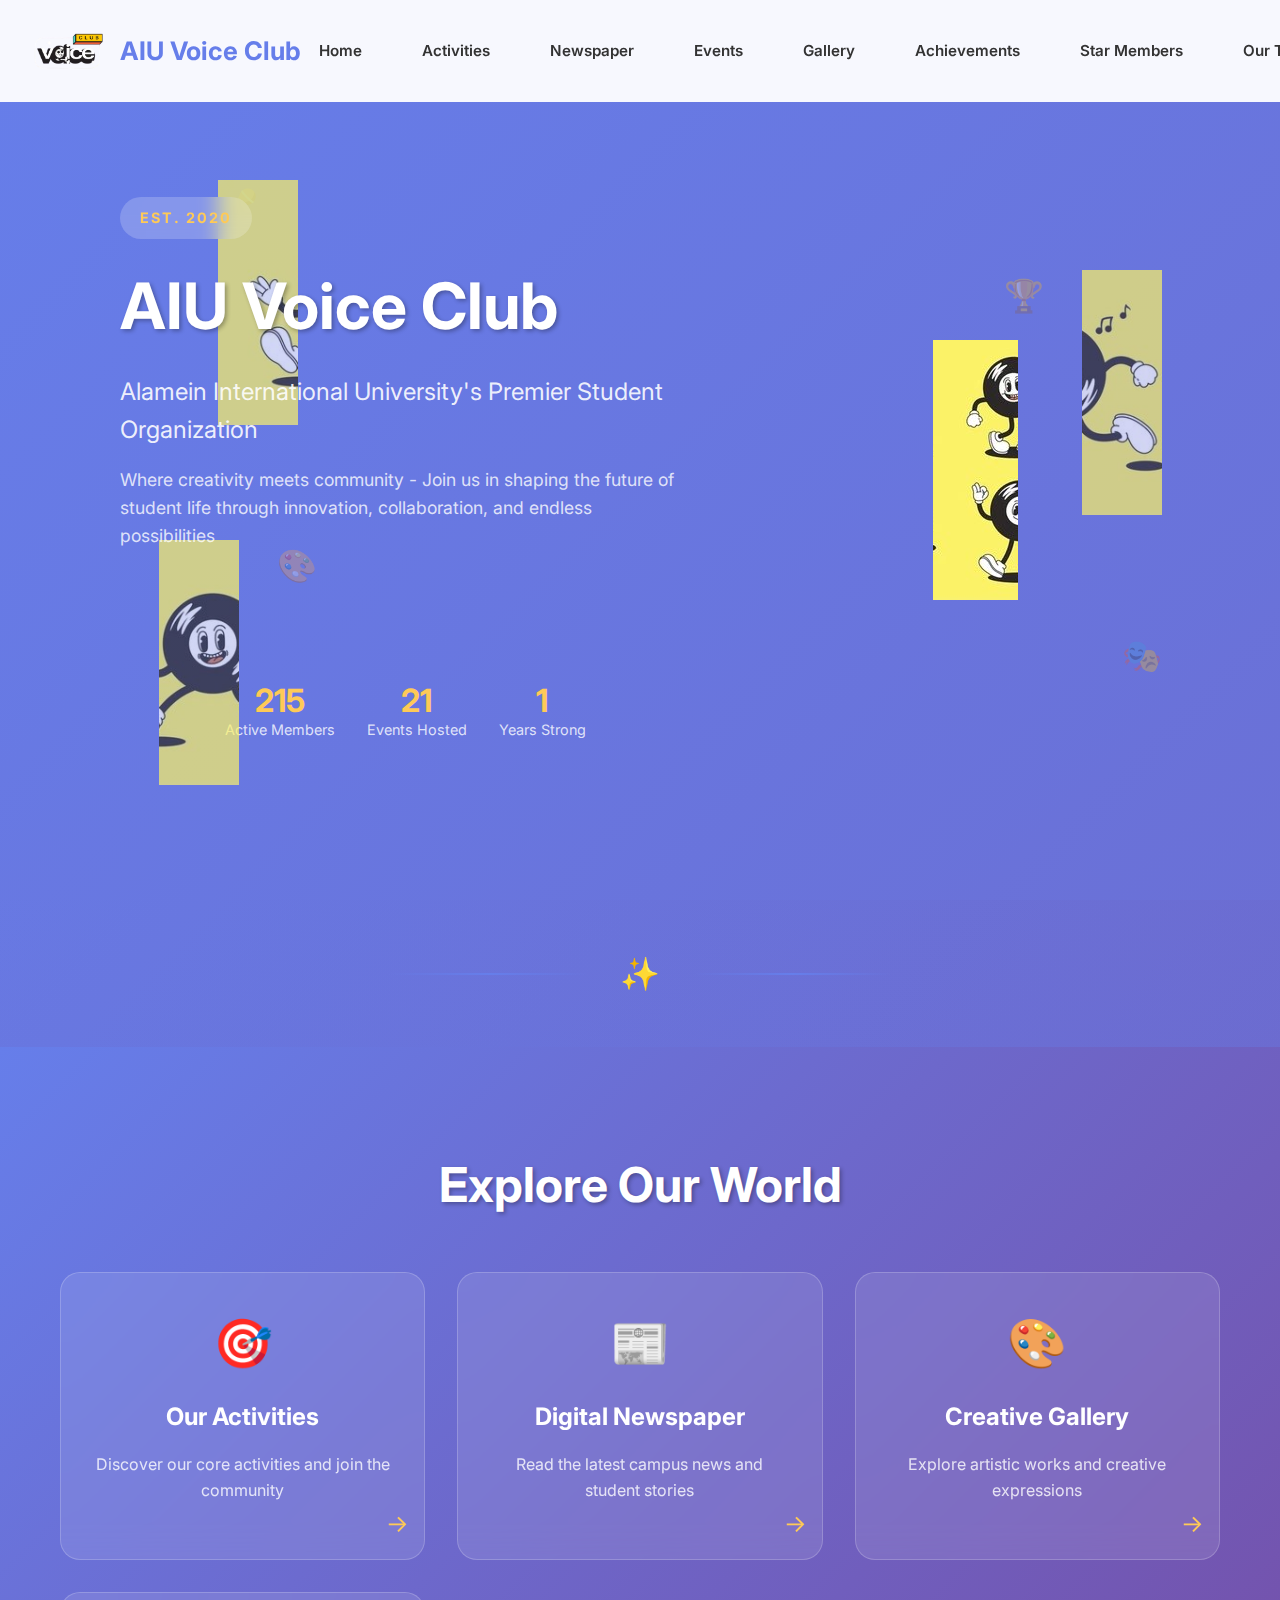
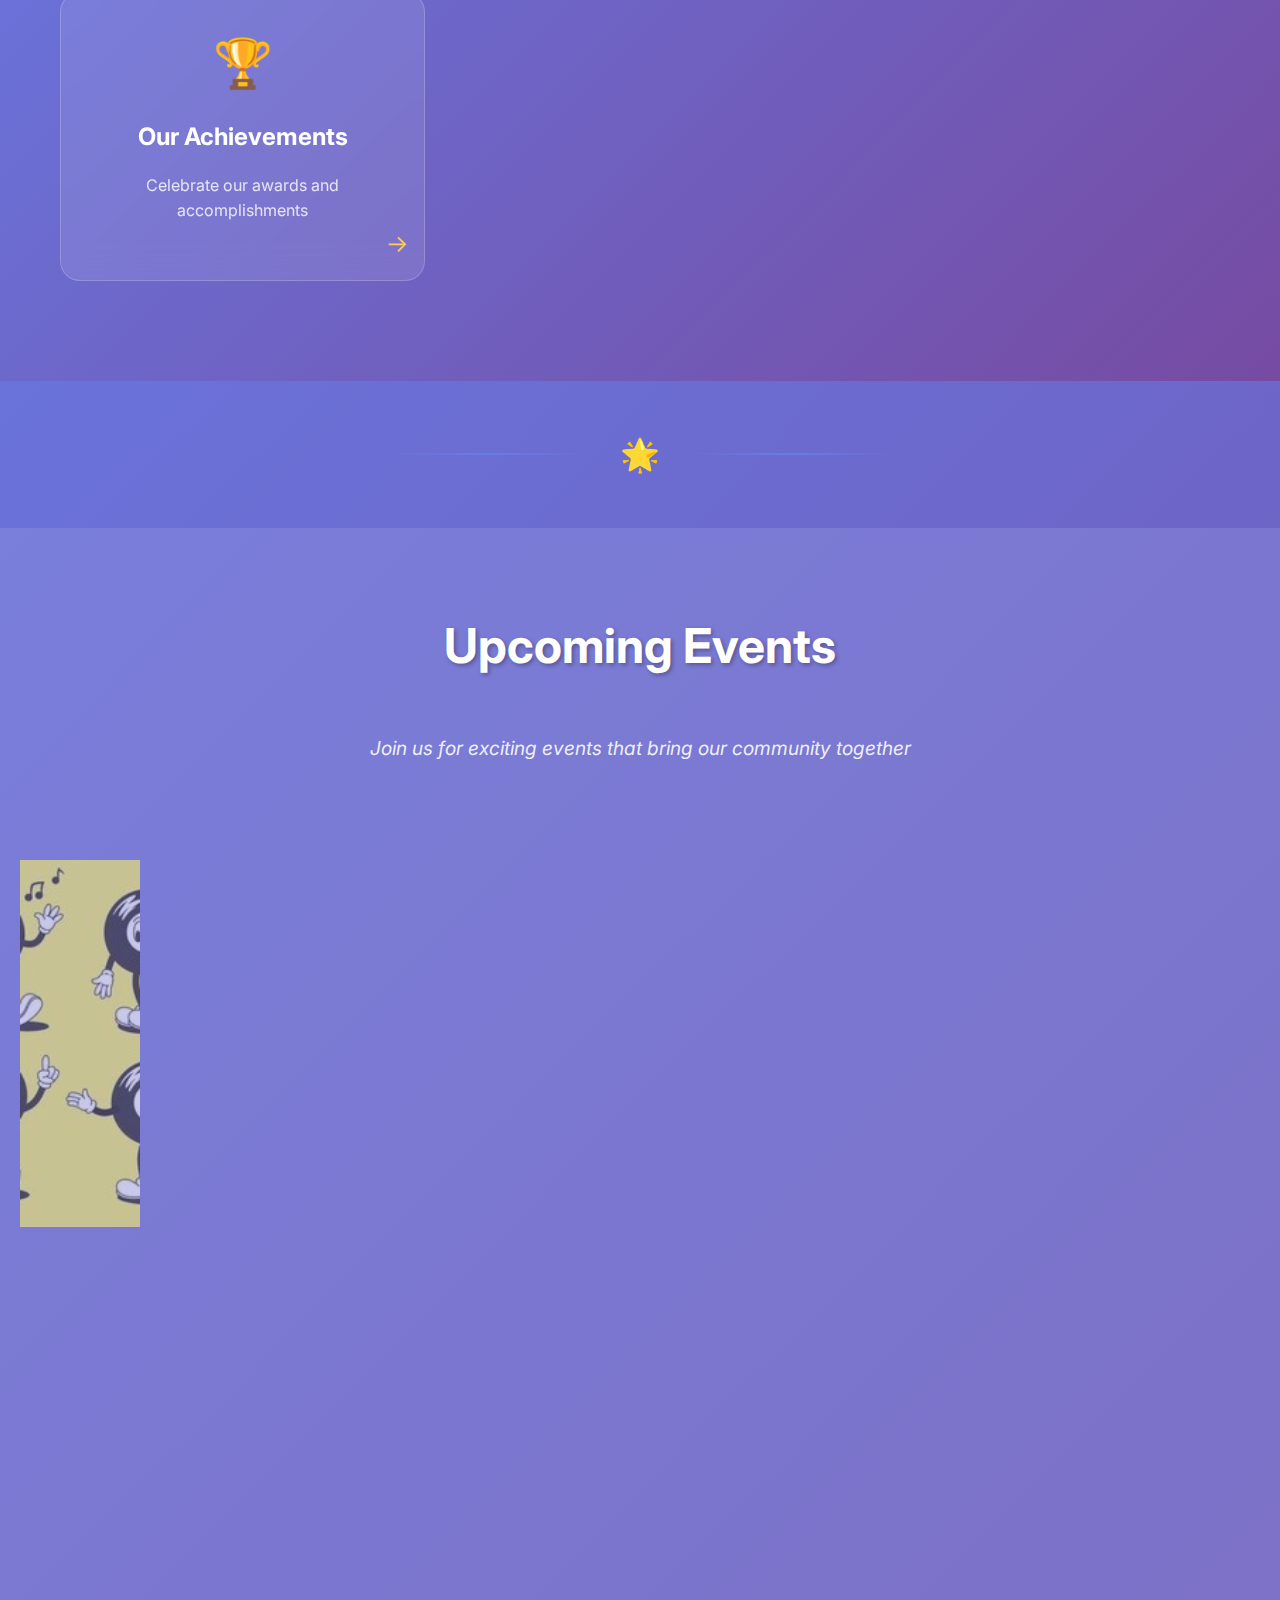
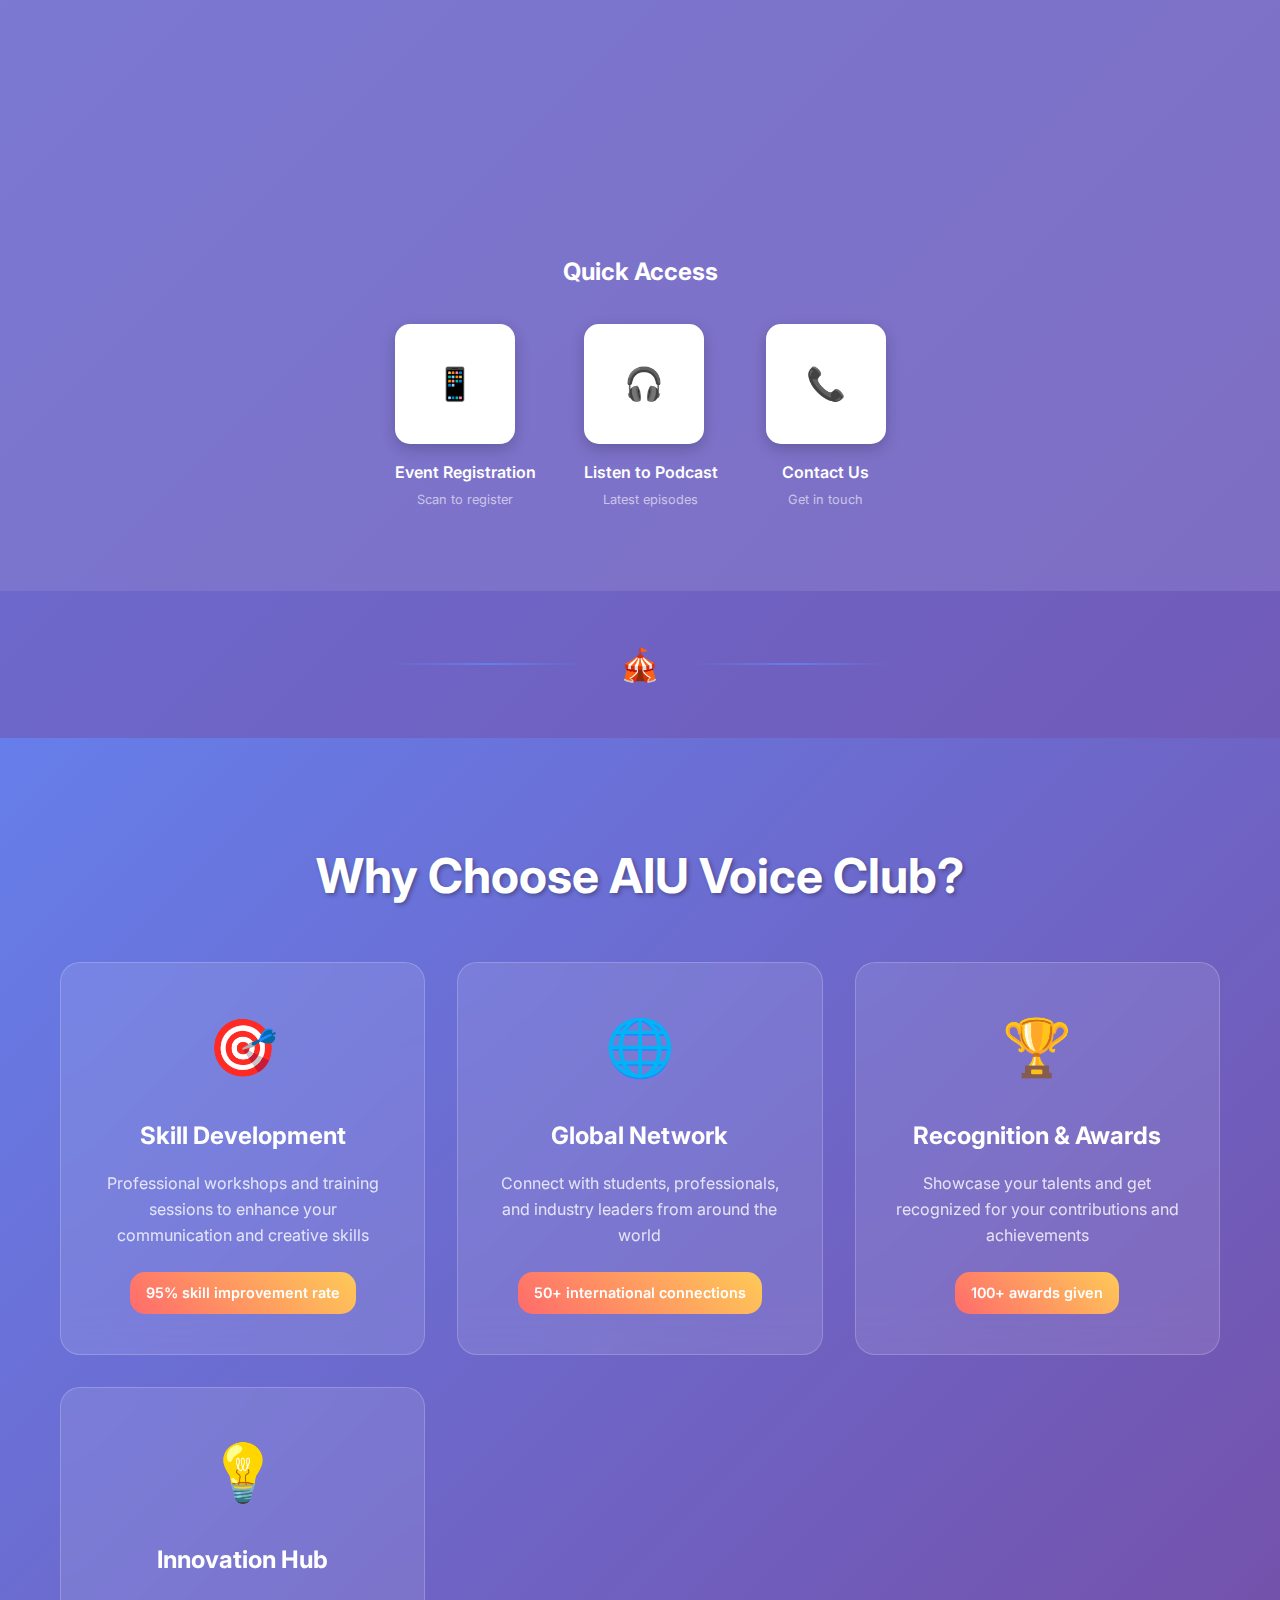
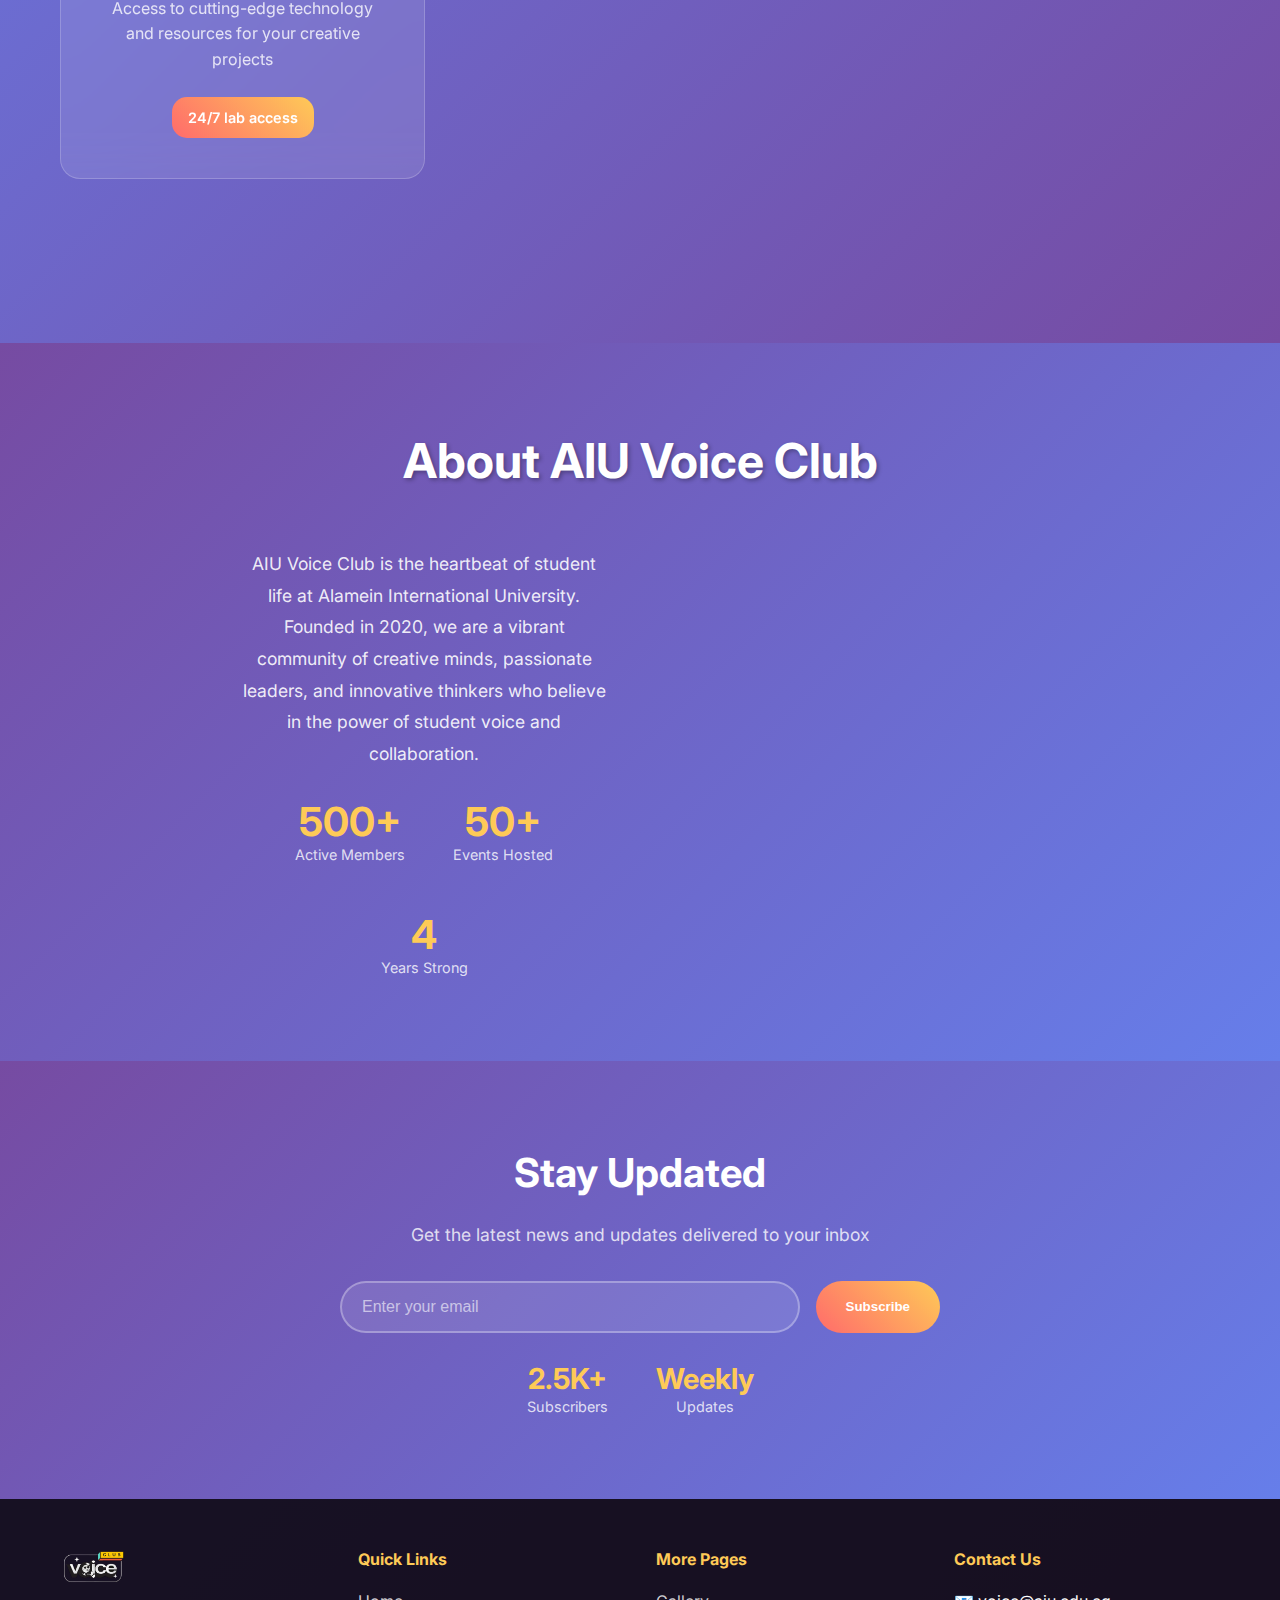
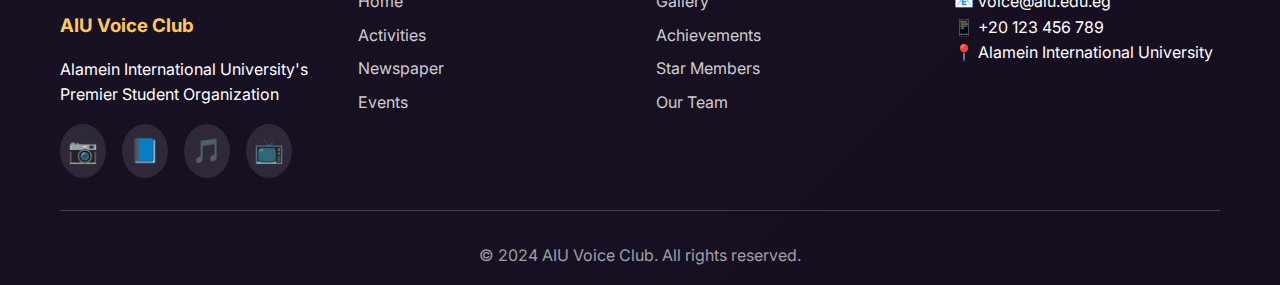
<file: index.html>
<!DOCTYPE html>
<html lang="en" dir="ltr">
<head>
    <meta charset="UTF-8">
    <meta name="viewport" content="width=device-width, initial-scale=1.0">
    <title>AIU Voice Club - Alamein International University</title>
    <link rel="stylesheet" href="styles.css">
    <link rel="preconnect" href="https://fonts.googleapis.com">
    <link rel="preconnect" href="https://fonts.gstatic.com" crossorigin>
    <link href="https://fonts.googleapis.com/css2?family=Inter:wght@300;400;600;700&family=Cairo:wght@300;400;600;700&display=swap" rel="stylesheet">
</head>
<body>
    <!-- Navigation Bar -->
    <nav class="navbar">
        <div class="nav-container">
            <div class="nav-logo">
                <img src="img/vice.logo.png" alt="AIU Voice Club Logo" class="logo">
                <span class="nav-title">AIU Voice Club</span>
            </div>
            <ul class="nav-menu">
                <li><a href="#home" class="nav-link">Home</a></li>
                <li><a href="activities.html" class="nav-link">Activities</a></li>
                <li><a href="newspaper.html" class="nav-link">Newspaper</a></li>
                <li><a href="#events" class="nav-link">Events</a></li>
                <li><a href="gallery.html" class="nav-link">Gallery</a></li>
                <li><a href="achievements.html" class="nav-link">Achievements</a></li>
                <li><a href="star-members.html" class="nav-link">Star Members</a></li>
                <li><a href="hierarchy.html" class="nav-link">Our Team</a></li>
            </ul>
            <div class="hamburger">
                <span></span>
                <span></span>
                <span></span>
            </div>
        </div>
    </nav>

    <!-- Hero Section -->
    <section id="home" class="hero">
        <div class="hero-content">
            <div class="floating-chars">
                <img src="img/Char/char1.png" alt="Character 1" class="floating-char char1">
                <img src="img/Char/char2.png" alt="Character 2" class="floating-char char2">
                <img src="img/Char/char3.png" alt="Character 3" class="floating-char char3">
            </div>
            <div class="club-badge">
                <span class="badge-text">EST. 2020</span>
            </div>
            <h1 class="hero-title">AIU Voice Club</h1>
            <p class="hero-subtitle">Alamein International University's Premier Student Organization</p>
            <p class="hero-description">Where creativity meets community - Join us in shaping the future of student life through innovation, collaboration, and endless possibilities</p>
            <div class="hero-buttons">
                <button class="cta-button primary" onclick="scrollToSection('events')">Join Our Community</button>
                <button class="cta-button secondary" onclick="window.location.href='activities.html'">Discover More</button>
            </div>
            <div class="hero-stats">
                <div class="stat-item">
                    <span class="stat-number">500+</span>
                    <span class="stat-label">Active Members</span>
                </div>
                <div class="stat-item">
                    <span class="stat-number">50+</span>
                    <span class="stat-label">Events Hosted</span>
                </div>
                <div class="stat-item">
                    <span class="stat-number">4</span>
                    <span class="stat-label">Years Strong</span>
                </div>
            </div>
        </div>
        <div class="hero-visual">
            <img src="img/Char/char4.png" alt="Main Character" class="main-char">
            <div class="floating-elements">
                <div class="floating-icon">🎤</div>
                <div class="floating-icon">🎨</div>
                <div class="floating-icon">🏆</div>
                <div class="floating-icon">🎭</div>
            </div>
        </div>
    </section>

    <!-- Section Separator -->
    <div class="section-separator">
        <div class="separator-line"></div>
        <div class="separator-icon">✨</div>
        <div class="separator-line"></div>
    </div>

    <!-- Quick Links Section -->
    <section class="quick-links-section">
        <div class="container">
            <h2 class="section-title">Explore Our World</h2>
            <div class="quick-links-grid">
                <a href="activities.html" class="quick-link-card">
                    <div class="card-icon">🎯</div>
                    <h3>Our Activities</h3>
                    <p>Discover our core activities and join the community</p>
                    <span class="link-arrow">→</span>
                </a>
                <a href="newspaper.html" class="quick-link-card">
                    <div class="card-icon">📰</div>
                    <h3>Digital Newspaper</h3>
                    <p>Read the latest campus news and student stories</p>
                    <span class="link-arrow">→</span>
                </a>
                <a href="gallery.html" class="quick-link-card">
                    <div class="card-icon">🎨</div>
                    <h3>Creative Gallery</h3>
                    <p>Explore artistic works and creative expressions</p>
                    <span class="link-arrow">→</span>
                </a>
                <a href="achievements.html" class="quick-link-card">
                    <div class="card-icon">🏆</div>
                    <h3>Our Achievements</h3>
                    <p>Celebrate our awards and accomplishments</p>
                    <span class="link-arrow">→</span>
                </a>
            </div>
        </div>
    </section>

    <!-- Section Separator -->
    <div class="section-separator">
        <div class="separator-line"></div>
        <div class="separator-icon">🌟</div>
        <div class="separator-line"></div>
    </div>

    <!-- Events Section -->
    <section id="events" class="section events-section">
        <div class="container">
            <h2 class="section-title">Upcoming Events</h2>
            <div class="events-intro">
                <p>Join us for exciting events that bring our community together</p>
            </div>
            <div class="events-grid">
                <div class="event-card featured">
                    <div class="event-badge">FEATURED</div>
                    <div class="event-icon">🎤</div>
                    <h3>Voice Talent Show</h3>
                    <p>Showcase your speaking, singing, or performance talents</p>
                    <div class="event-details">
                        <span class="event-date">March 25, 2024</span>
                        <span class="event-time">7:00 PM</span>
                        <span class="event-location">Main Auditorium</span>
                    </div>
                    <button type="button" class="register-btn" onclick="openRegistration('talent-show')">Register Now</button>
                </div>
                <div class="event-card">
                    <div class="event-icon">📰</div>
                    <h3>Journalism Workshop</h3>
                    <p>Learn the fundamentals of digital journalism and reporting</p>
                    <div class="event-details">
                        <span class="event-date">March 30, 2024</span>
                        <span class="event-time">2:00 PM</span>
                        <span class="event-location">Media Lab</span>
                    </div>
                    <button type="button" class="register-btn" onclick="openRegistration('journalism')">Join Workshop</button>
                </div>
                <div class="event-card">
                    <div class="event-icon">🎨</div>
                    <h3>Creative Design Bootcamp</h3>
                    <p>Intensive 3-day program on graphic design and multimedia</p>
                    <div class="event-details">
                        <span class="event-date">April 5-7, 2024</span>
                        <span class="event-time">10:00 AM</span>
                        <span class="event-location">Design Studio</span>
                    </div>
                    <button type="button" class="register-btn" onclick="openRegistration('design-bootcamp')">Apply Now</button>
                </div>
                <div class="event-card">
                    <div class="event-icon">🎙️</div>
                    <h3>Weekly Podcast Recording</h3>
                    <p>Join our weekly podcast as a guest or audience member</p>
                    <div class="event-details">
                        <span class="event-date">Every Wednesday</span>
                        <span class="event-time">6:00 PM</span>
                        <span class="event-location">Podcast Studio</span>
                    </div>
                    <button type="button" class="register-btn" onclick="openRegistration('podcast')">Be Our Guest</button>
                </div>
            </div>
            <div class="qr-section">
                <h3>Quick Access</h3>
                <div class="qr-codes">
                    <div class="qr-item">
                        <div class="qr-placeholder">📱</div>
                        <p>Event Registration</p>
                        <span class="qr-description">Scan to register</span>
                    </div>
                    <div class="qr-item">
                        <div class="qr-placeholder">🎧</div>
                        <p>Listen to Podcast</p>
                        <span class="qr-description">Latest episodes</span>
                    </div>
                    <div class="qr-item">
                        <div class="qr-placeholder">📞</div>
                        <p>Contact Us</p>
                        <span class="qr-description">Get in touch</span>
                    </div>
                </div>
            </div>
            <img src="img/Char/char8.png" alt="Events Character" class="section-char events-char">
        </div>
    </section>

    <!-- Section Separator -->
    <div class="section-separator">
        <div class="separator-line"></div>
        <div class="separator-icon">🎪</div>
        <div class="separator-line"></div>
    </div>

    <!-- Special Features Section -->
    <section class="special-features">
        <div class="container">
            <h2 class="section-title">Why Choose AIU Voice Club?</h2>
            <div class="features-grid">
                <div class="feature-card" data-tilt>
                    <div class="feature-icon">🎯</div>
                    <h3>Skill Development</h3>
                    <p>Professional workshops and training sessions to enhance your communication and creative skills</p>
                    <div class="feature-stats">
                        <span class="stat">95% skill improvement rate</span>
                    </div>
                </div>
                <div class="feature-card" data-tilt>
                    <div class="feature-icon">🌐</div>
                    <h3>Global Network</h3>
                    <p>Connect with students, professionals, and industry leaders from around the world</p>
                    <div class="feature-stats">
                        <span class="stat">50+ international connections</span>
                    </div>
                </div>
                <div class="feature-card" data-tilt>
                    <div class="feature-icon">🏆</div>
                    <h3>Recognition & Awards</h3>
                    <p>Showcase your talents and get recognized for your contributions and achievements</p>
                    <div class="feature-stats">
                        <span class="stat">100+ awards given</span>
                    </div>
                </div>
                <div class="feature-card" data-tilt>
                    <div class="feature-icon">💡</div>
                    <h3>Innovation Hub</h3>
                    <p>Access to cutting-edge technology and resources for your creative projects</p>
                    <div class="feature-stats">
                        <span class="stat">24/7 lab access</span>
                    </div>
                </div>
            </div>
        </div>
    </section>

    <!-- About AIU Voice Club Section -->
    <section class="about-club">
        <div class="container">
            <h2 class="section-title">About AIU Voice Club</h2>
            <div class="about-content">
                <div class="about-text">
                    <p>AIU Voice Club is the heartbeat of student life at Alamein International University. Founded in 2020, we are a vibrant community of creative minds, passionate leaders, and innovative thinkers who believe in the power of student voice and collaboration.</p>
                    <div class="about-highlights">
                        <div class="highlight">
                            <span class="highlight-number">500+</span>
                            <span class="highlight-label">Active Members</span>
                        </div>
                        <div class="highlight">
                            <span class="highlight-number">50+</span>
                            <span class="highlight-label">Events Hosted</span>
                        </div>
                        <div class="highlight">
                            <span class="highlight-number">4</span>
                            <span class="highlight-label">Years Strong</span>
                        </div>
                    </div>
                </div>
            </div>
        </div>
    </section>

    <!-- Newsletter Section -->
    <section class="newsletter-section">
        <div class="container">
            <div class="newsletter-content">
                <h2>Stay Updated</h2>
                <p>Get the latest news and updates delivered to your inbox</p>
                <form action="https://formspree.io/f/xjkordvg" method="POST" class="newsletter-form">
                    <input type="email" name="email" placeholder="Enter your email" class="newsletter-email" required>
                    <button type="submit" class="newsletter-btn">Subscribe</button>
                </form>
                <div class="newsletter-stats">
                    <div class="stat-item">
                        <span class="stat-number">2.5K+</span>
                        <span class="stat-label">Subscribers</span>
                    </div>
                    <div class="stat-item">
                        <span class="stat-number">Weekly</span>
                        <span class="stat-label">Updates</span>
                    </div>
                </div>
            </div>
        </div>
    </section>
    
    <!-- Footer -->
    <footer class="footer">
        <div class="container">
            <div class="footer-content">
                <div class="footer-section">
                    <img src="img/vice.logo.png" alt="AIU Voice Club Logo" class="footer-logo">
                    <h3>AIU Voice Club</h3>
                    <p>Alamein International University's Premier Student Organization</p>
                    <div class="social-icons">
                        <a href="#" class="social-icon" title="Instagram">📷</a>
                        <a href="#" class="social-icon" title="Facebook">📘</a>
                        <a href="#" class="social-icon" title="Anghami">🎵</a>
                        <a href="#" class="social-icon" title="YouTube">📺</a>
                    </div>
                </div>
                <div class="footer-section">
                    <h4>Quick Links</h4>
                    <ul>
                        <li><a href="index.html">Home</a></li>
                        <li><a href="activities.html">Activities</a></li>
                        <li><a href="newspaper.html">Newspaper</a></li>
                        <li><a href="events.html">Events</a></li>
                    </ul>
                </div>
                <div class="footer-section">
                    <h4>More Pages</h4>
                    <ul>
                        <li><a href="gallery.html">Gallery</a></li>
                        <li><a href="achievements.html">Achievements</a></li>
                        <li><a href="star-members.html">Star Members</a></li>
                        <li><a href="hierarchy.html">Our Team</a></li>
                    </ul>
                </div>
                <div class="footer-section">
                    <h4>Contact Us</h4>
                    <p>📧 voice@aiu.edu.eg</p>
                    <p>📱 +20 123 456 789</p>
                    <p>📍 Alamein International University</p>
                </div>
            </div>
            <div class="footer-bottom">
                <p>&copy; 2024 AIU Voice Club. All rights reserved.</p>
            </div>
        </div>
    </footer>

    <script src="script.js"></script>
</body>
</html>
</file>
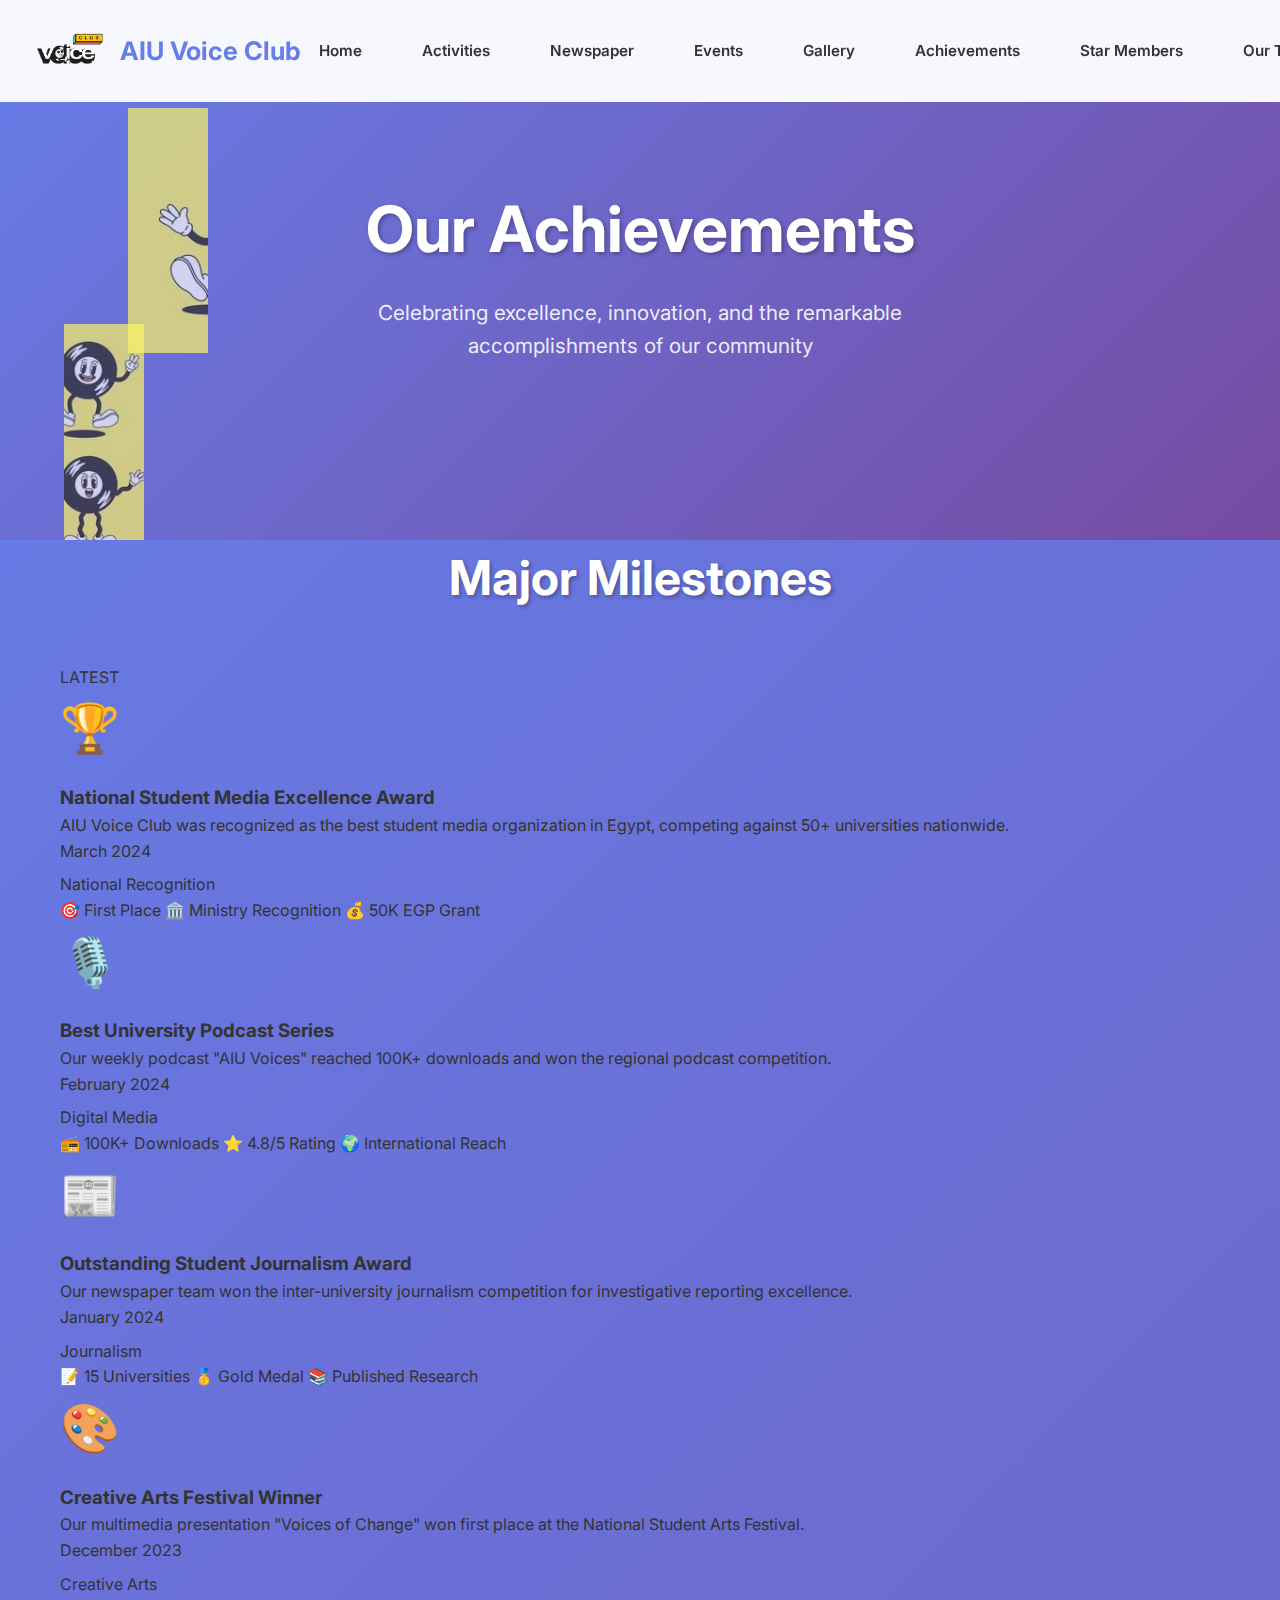
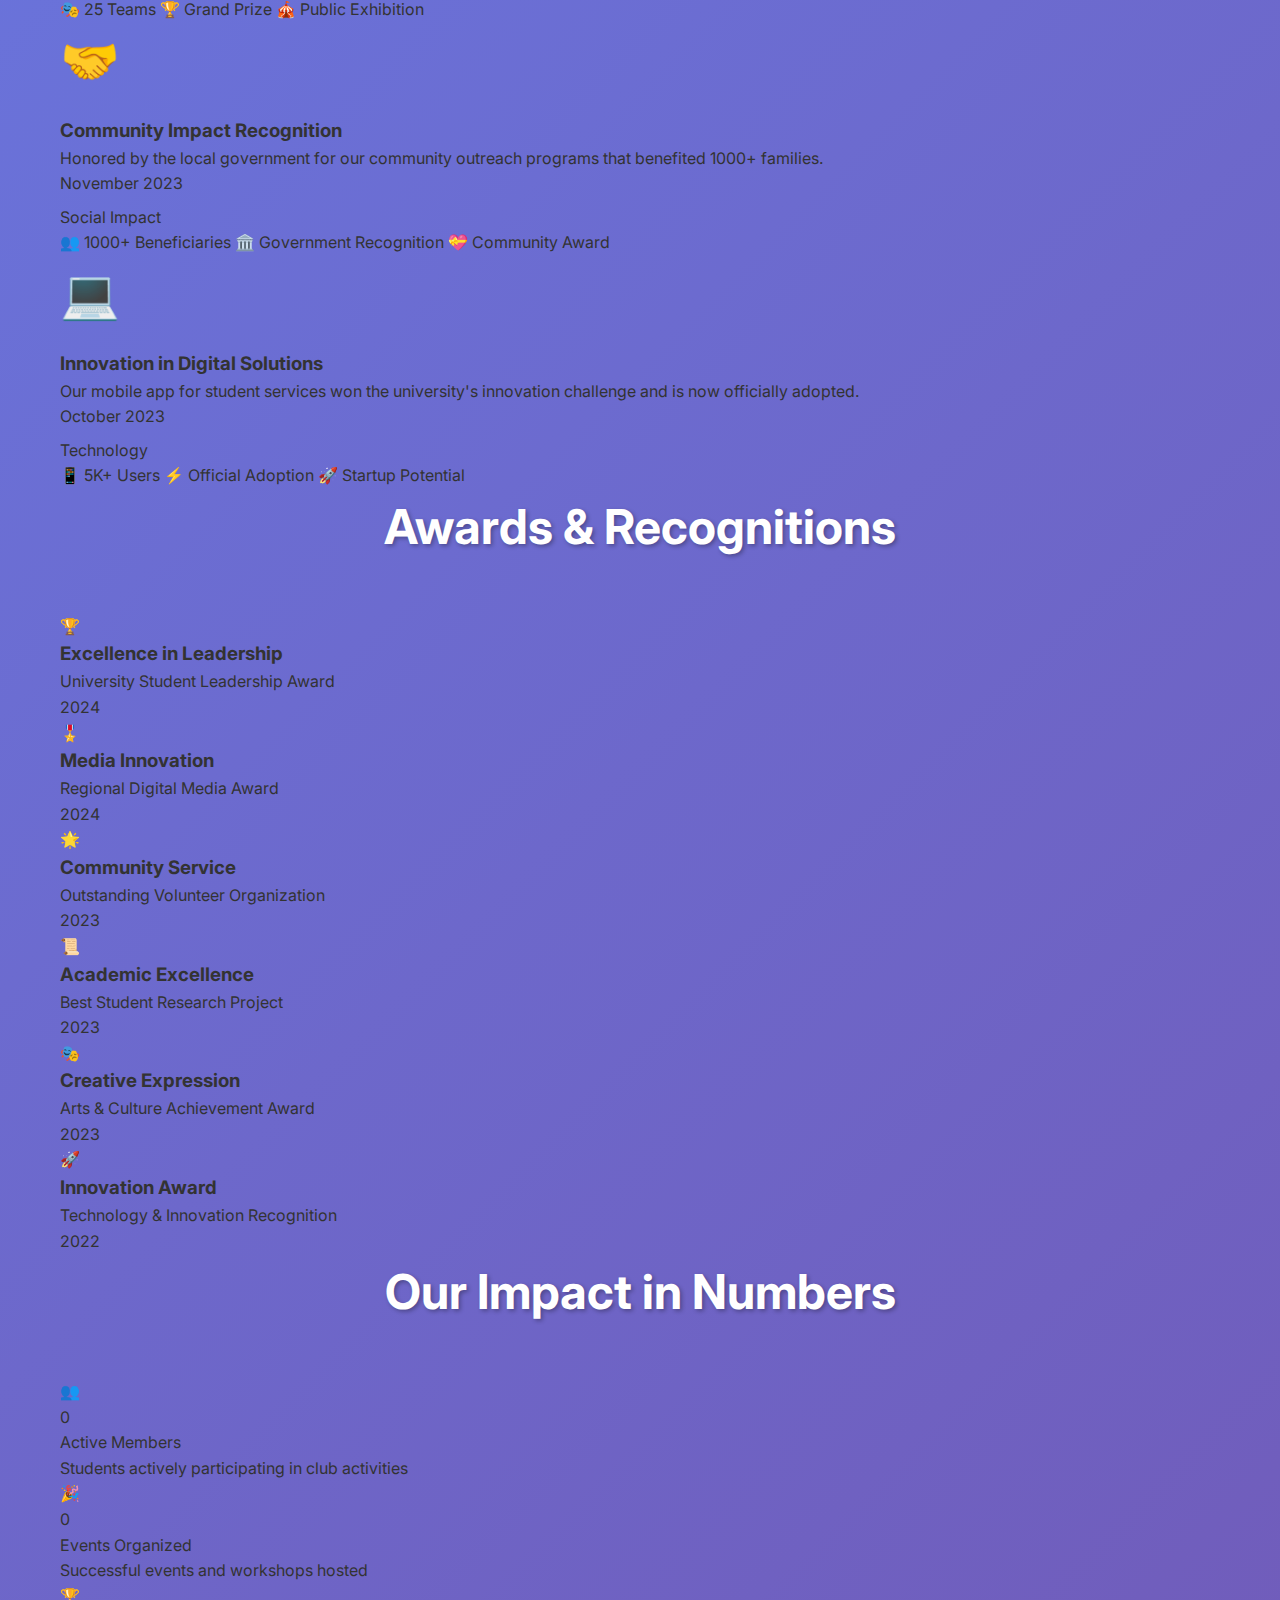
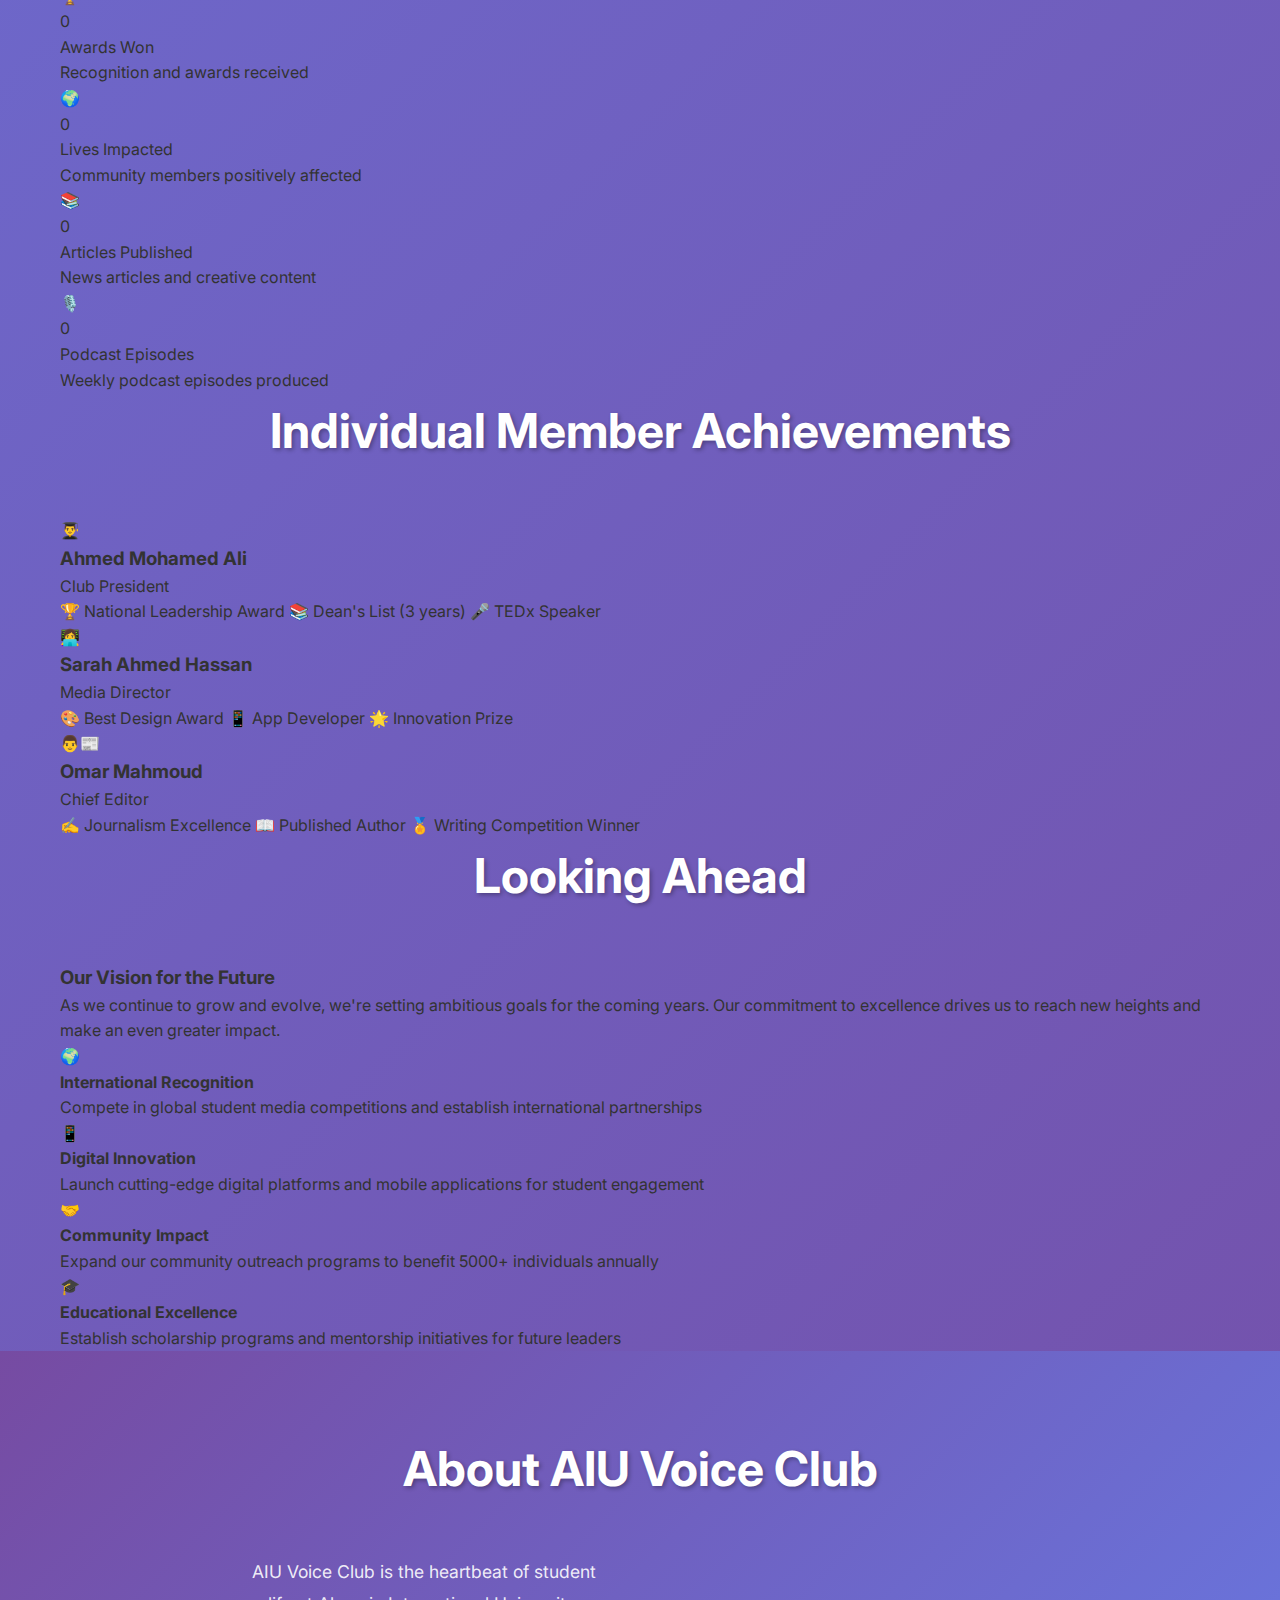
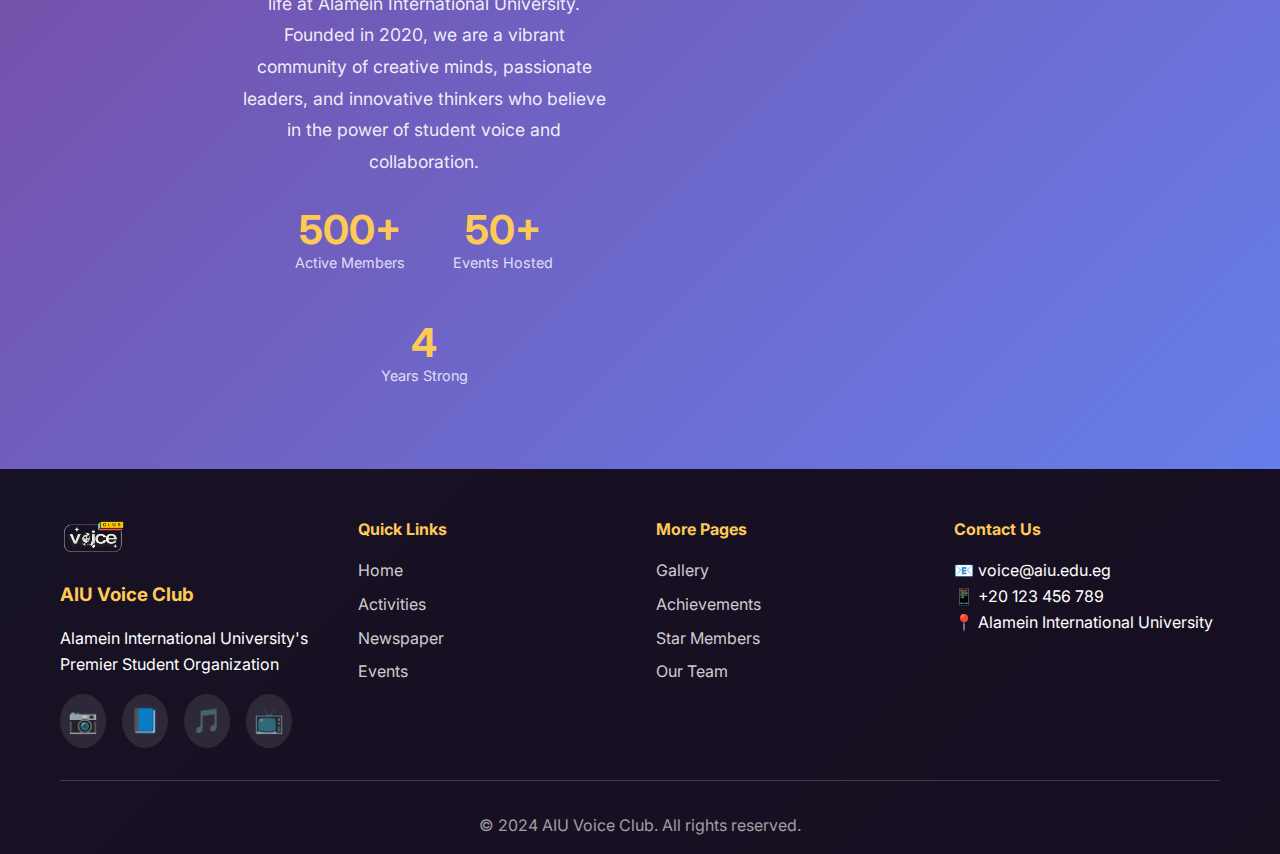
<file: achievements.html>
<!DOCTYPE html>
<html lang="en" dir="ltr">
<head>
    <meta charset="UTF-8">
    <meta name="viewport" content="width=device-width, initial-scale=1.0">
    <title>Achievements - AIU Voice Club</title>
    <link rel="stylesheet" href="styles.css">
    <link rel="preconnect" href="https://fonts.googleapis.com">
    <link rel="preconnect" href="https://fonts.gstatic.com" crossorigin>
    <link href="https://fonts.googleapis.com/css2?family=Inter:wght@300;400;600;700&family=Cairo:wght@300;400;600;700&display=swap" rel="stylesheet">
</head>
<body>
    <!-- Navigation Bar -->
    <nav class="navbar">
        <div class="nav-container">
            <div class="nav-logo">
                <img src="img/vice.logo.png" alt="AIU Voice Club Logo" class="logo">
                <span class="nav-title">AIU Voice Club</span>
            </div>
            <ul class="nav-menu">
                <li><a href="index.html" class="nav-link">Home</a></li>
                <li><a href="activities.html" class="nav-link">Activities</a></li>
                <li><a href="newspaper.html" class="nav-link">Newspaper</a></li>
                <li><a href="events.html" class="nav-link">Events</a></li>
                <li><a href="gallery.html" class="nav-link">Gallery</a></li>
                <li><a href="achievements.html" class="nav-link">Achievements</a></li>
                <li><a href="star-members.html" class="nav-link">Star Members</a></li>
                <li><a href="hierarchy.html" class="nav-link">Our Team</a></li>
            </ul>
            <div class="hamburger">
                <span></span>
                <span></span>
                <span></span>
            </div>
        </div>
    </nav>

    <!-- Hero Section -->
    <section class="page-hero achievements-hero">
        <div class="hero-content">
            <div class="floating-chars">
                <img src="img/Char/char1.png" alt="Character 1" class="floating-char char1">
                <img src="img/Char/char6.png" alt="Character 6" class="floating-char char2">
            </div>
            <h1 class="page-title">Our Achievements</h1>
            <p class="page-subtitle">Celebrating excellence, innovation, and the remarkable accomplishments of our community</p>
        </div>
    </section>

    <!-- Major Achievements Section -->
    <section class="major-achievements">
        <div class="container">
            <h2 class="section-title">Major Milestones</h2>
            <div class="achievements-timeline">
                <div class="achievement-item featured">
                    <div class="achievement-badge">LATEST</div>
                    <div class="achievement-icon">🏆</div>
                    <div class="achievement-content">
                        <h3>National Student Media Excellence Award</h3>
                        <p>AIU Voice Club was recognized as the best student media organization in Egypt, competing against 50+ universities nationwide.</p>
                        <div class="achievement-details">
                            <span class="achievement-date">March 2024</span>
                            <span class="achievement-category">National Recognition</span>
                        </div>
                        <div class="achievement-impact">
                            <span class="impact-item">🎯 First Place</span>
                            <span class="impact-item">🏛️ Ministry Recognition</span>
                            <span class="impact-item">💰 50K EGP Grant</span>
                        </div>
                    </div>
                </div>

                <div class="achievement-item">
                    <div class="achievement-icon">🎙️</div>
                    <div class="achievement-content">
                        <h3>Best University Podcast Series</h3>
                        <p>Our weekly podcast "AIU Voices" reached 100K+ downloads and won the regional podcast competition.</p>
                        <div class="achievement-details">
                            <span class="achievement-date">February 2024</span>
                            <span class="achievement-category">Digital Media</span>
                        </div>
                        <div class="achievement-impact">
                            <span class="impact-item">📻 100K+ Downloads</span>
                            <span class="impact-item">⭐ 4.8/5 Rating</span>
                            <span class="impact-item">🌍 International Reach</span>
                        </div>
                    </div>
                </div>

                <div class="achievement-item">
                    <div class="achievement-icon">📰</div>
                    <div class="achievement-content">
                        <h3>Outstanding Student Journalism Award</h3>
                        <p>Our newspaper team won the inter-university journalism competition for investigative reporting excellence.</p>
                        <div class="achievement-details">
                            <span class="achievement-date">January 2024</span>
                            <span class="achievement-category">Journalism</span>
                        </div>
                        <div class="achievement-impact">
                            <span class="impact-item">📝 15 Universities</span>
                            <span class="impact-item">🥇 Gold Medal</span>
                            <span class="impact-item">📚 Published Research</span>
                        </div>
                    </div>
                </div>

                <div class="achievement-item">
                    <div class="achievement-icon">🎨</div>
                    <div class="achievement-content">
                        <h3>Creative Arts Festival Winner</h3>
                        <p>Our multimedia presentation "Voices of Change" won first place at the National Student Arts Festival.</p>
                        <div class="achievement-details">
                            <span class="achievement-date">December 2023</span>
                            <span class="achievement-category">Creative Arts</span>
                        </div>
                        <div class="achievement-impact">
                            <span class="impact-item">🎭 25 Teams</span>
                            <span class="impact-item">🏆 Grand Prize</span>
                            <span class="impact-item">🎪 Public Exhibition</span>
                        </div>
                    </div>
                </div>

                <div class="achievement-item">
                    <div class="achievement-icon">🤝</div>
                    <div class="achievement-content">
                        <h3>Community Impact Recognition</h3>
                        <p>Honored by the local government for our community outreach programs that benefited 1000+ families.</p>
                        <div class="achievement-details">
                            <span class="achievement-date">November 2023</span>
                            <span class="achievement-category">Social Impact</span>
                        </div>
                        <div class="achievement-impact">
                            <span class="impact-item">👥 1000+ Beneficiaries</span>
                            <span class="impact-item">🏛️ Government Recognition</span>
                            <span class="impact-item">💝 Community Award</span>
                        </div>
                    </div>
                </div>

                <div class="achievement-item">
                    <div class="achievement-icon">💻</div>
                    <div class="achievement-content">
                        <h3>Innovation in Digital Solutions</h3>
                        <p>Our mobile app for student services won the university's innovation challenge and is now officially adopted.</p>
                        <div class="achievement-details">
                            <span class="achievement-date">October 2023</span>
                            <span class="achievement-category">Technology</span>
                        </div>
                        <div class="achievement-impact">
                            <span class="impact-item">📱 5K+ Users</span>
                            <span class="impact-item">⚡ Official Adoption</span>
                            <span class="impact-item">🚀 Startup Potential</span>
                        </div>
                    </div>
                </div>
            </div>
        </div>
    </section>

    <!-- Awards Gallery -->
    <section class="awards-gallery">
        <div class="container">
            <h2 class="section-title">Awards & Recognitions</h2>
            <div class="awards-grid">
                <div class="award-card">
                    <div class="award-image">🏆</div>
                    <h3>Excellence in Leadership</h3>
                    <p>University Student Leadership Award</p>
                    <span class="award-year">2024</span>
                </div>
                
                <div class="award-card">
                    <div class="award-image">🎖️</div>
                    <h3>Media Innovation</h3>
                    <p>Regional Digital Media Award</p>
                    <span class="award-year">2024</span>
                </div>
                
                <div class="award-card">
                    <div class="award-image">🌟</div>
                    <h3>Community Service</h3>
                    <p>Outstanding Volunteer Organization</p>
                    <span class="award-year">2023</span>
                </div>
                
                <div class="award-card">
                    <div class="award-image">📜</div>
                    <h3>Academic Excellence</h3>
                    <p>Best Student Research Project</p>
                    <span class="award-year">2023</span>
                </div>
                
                <div class="award-card">
                    <div class="award-image">🎭</div>
                    <h3>Creative Expression</h3>
                    <p>Arts & Culture Achievement Award</p>
                    <span class="award-year">2023</span>
                </div>
                
                <div class="award-card">
                    <div class="award-image">🚀</div>
                    <h3>Innovation Award</h3>
                    <p>Technology & Innovation Recognition</p>
                    <span class="award-year">2022</span>
                </div>
            </div>
        </div>
    </section>

    <!-- Impact Statistics -->
    <section class="impact-stats">
        <div class="container">
            <h2 class="section-title">Our Impact in Numbers</h2>
            <div class="stats-grid">
                <div class="stat-card">
                    <div class="stat-icon">👥</div>
                    <div class="stat-number" data-target="500">0</div>
                    <div class="stat-label">Active Members</div>
                    <div class="stat-description">Students actively participating in club activities</div>
                </div>
                
                <div class="stat-card">
                    <div class="stat-icon">🎉</div>
                    <div class="stat-number" data-target="75">0</div>
                    <div class="stat-label">Events Organized</div>
                    <div class="stat-description">Successful events and workshops hosted</div>
                </div>
                
                <div class="stat-card">
                    <div class="stat-icon">🏆</div>
                    <div class="stat-number" data-target="25">0</div>
                    <div class="stat-label">Awards Won</div>
                    <div class="stat-description">Recognition and awards received</div>
                </div>
                
                <div class="stat-card">
                    <div class="stat-icon">🌍</div>
                    <div class="stat-number" data-target="1000">0</div>
                    <div class="stat-label">Lives Impacted</div>
                    <div class="stat-description">Community members positively affected</div>
                </div>
                
                <div class="stat-card">
                    <div class="stat-icon">📚</div>
                    <div class="stat-number" data-target="200">0</div>
                    <div class="stat-label">Articles Published</div>
                    <div class="stat-description">News articles and creative content</div>
                </div>
                
                <div class="stat-card">
                    <div class="stat-icon">🎙️</div>
                    <div class="stat-number" data-target="50">0</div>
                    <div class="stat-label">Podcast Episodes</div>
                    <div class="stat-description">Weekly podcast episodes produced</div>
                </div>
            </div>
        </div>
    </section>

    <!-- Member Achievements -->
    <section class="member-achievements">
        <div class="container">
            <h2 class="section-title">Individual Member Achievements</h2>
            <div class="member-achievements-grid">
                <div class="member-achievement">
                    <div class="member-avatar">👨‍🎓</div>
                    <div class="member-info">
                        <h3>Ahmed Mohamed Ali</h3>
                        <p class="member-title">Club President</p>
                        <div class="member-accomplishments">
                            <span class="accomplishment">🏆 National Leadership Award</span>
                            <span class="accomplishment">📚 Dean's List (3 years)</span>
                            <span class="accomplishment">🎤 TEDx Speaker</span>
                        </div>
                    </div>
                </div>
                
                <div class="member-achievement">
                    <div class="member-avatar">👩‍💻</div>
                    <div class="member-info">
                        <h3>Sarah Ahmed Hassan</h3>
                        <p class="member-title">Media Director</p>
                        <div class="member-accomplishments">
                            <span class="accomplishment">🎨 Best Design Award</span>
                            <span class="accomplishment">📱 App Developer</span>
                            <span class="accomplishment">🌟 Innovation Prize</span>
                        </div>
                    </div>
                </div>
                
                <div class="member-achievement">
                    <div class="member-avatar">👨‍📰</div>
                    <div class="member-info">
                        <h3>Omar Mahmoud</h3>
                        <p class="member-title">Chief Editor</p>
                        <div class="member-accomplishments">
                            <span class="accomplishment">✍️ Journalism Excellence</span>
                            <span class="accomplishment">📖 Published Author</span>
                            <span class="accomplishment">🏅 Writing Competition Winner</span>
                        </div>
                    </div>
                </div>
            </div>
        </div>
    </section>

    <!-- Future Goals -->
    <section class="future-goals">
        <div class="container">
            <h2 class="section-title">Looking Ahead</h2>
            <div class="goals-content">
                <div class="goals-text">
                    <h3>Our Vision for the Future</h3>
                    <p>As we continue to grow and evolve, we're setting ambitious goals for the coming years. Our commitment to excellence drives us to reach new heights and make an even greater impact.</p>
                </div>
                <div class="goals-list">
                    <div class="goal-item">
                        <div class="goal-icon">🌍</div>
                        <div class="goal-content">
                            <h4>International Recognition</h4>
                            <p>Compete in global student media competitions and establish international partnerships</p>
                        </div>
                    </div>
                    
                    <div class="goal-item">
                        <div class="goal-icon">📱</div>
                        <div class="goal-content">
                            <h4>Digital Innovation</h4>
                            <p>Launch cutting-edge digital platforms and mobile applications for student engagement</p>
                        </div>
                    </div>
                    
                    <div class="goal-item">
                        <div class="goal-icon">🤝</div>
                        <div class="goal-content">
                            <h4>Community Impact</h4>
                            <p>Expand our community outreach programs to benefit 5000+ individuals annually</p>
                        </div>
                    </div>
                    
                    <div class="goal-item">
                        <div class="goal-icon">🎓</div>
                        <div class="goal-content">
                            <h4>Educational Excellence</h4>
                            <p>Establish scholarship programs and mentorship initiatives for future leaders</p>
                        </div>
                    </div>
                </div>
            </div>
        </div>
    </section>

    <!-- About AIU Voice Club Section -->
    <section class="about-club">
        <div class="container">
            <h2 class="section-title">About AIU Voice Club</h2>
            <div class="about-content">
                <div class="about-text">
                    <p>AIU Voice Club is the heartbeat of student life at Alamein International University. Founded in 2020, we are a vibrant community of creative minds, passionate leaders, and innovative thinkers who believe in the power of student voice and collaboration.</p>
                    <div class="about-highlights">
                        <div class="highlight">
                            <span class="highlight-number">500+</span>
                            <span class="highlight-label">Active Members</span>
                        </div>
                        <div class="highlight">
                            <span class="highlight-number">50+</span>
                            <span class="highlight-label">Events Hosted</span>
                        </div>
                        <div class="highlight">
                            <span class="highlight-number">4</span>
                            <span class="highlight-label">Years Strong</span>
                        </div>
                    </div>
                </div>
            </div>
        </div>
    </section>

    <!-- Footer -->
    <footer class="footer">
        <div class="container">
            <div class="footer-content">
                <div class="footer-section">
                    <img src="img/vice.logo.png" alt="AIU Voice Club Logo" class="footer-logo">
                    <h3>AIU Voice Club</h3>
                    <p>Alamein International University's Premier Student Organization</p>
                    <div class="social-icons">
                        <a href="#" class="social-icon" title="Instagram">📷</a>
                        <a href="#" class="social-icon" title="Facebook">📘</a>
                        <a href="#" class="social-icon" title="Anghami">🎵</a>
                        <a href="#" class="social-icon" title="YouTube">📺</a>
                    </div>
                </div>
                <div class="footer-section">
                    <h4>Quick Links</h4>
                    <ul>
                        <li><a href="index.html">Home</a></li>
                        <li><a href="activities.html">Activities</a></li>
                        <li><a href="newspaper.html">Newspaper</a></li>
                        <li><a href="events.html">Events</a></li>
                    </ul>
                </div>
                <div class="footer-section">
                    <h4>More Pages</h4>
                    <ul>
                        <li><a href="gallery.html">Gallery</a></li>
                        <li><a href="achievements.html">Achievements</a></li>
                        <li><a href="star-members.html">Star Members</a></li>
                        <li><a href="hierarchy.html">Our Team</a></li>
                    </ul>
                </div>
                <div class="footer-section">
                    <h4>Contact Us</h4>
                    <p>📧 voice@aiu.edu.eg</p>
                    <p>📱 +20 123 456 789</p>
                    <p>📍 Alamein International University</p>
                </div>
            </div>
            <div class="footer-bottom">
                <p>&copy; 2024 AIU Voice Club. All rights reserved.</p>
            </div>
        </div>
    </footer>

    <script src="script.js"></script>
</body>
</html>
</file>
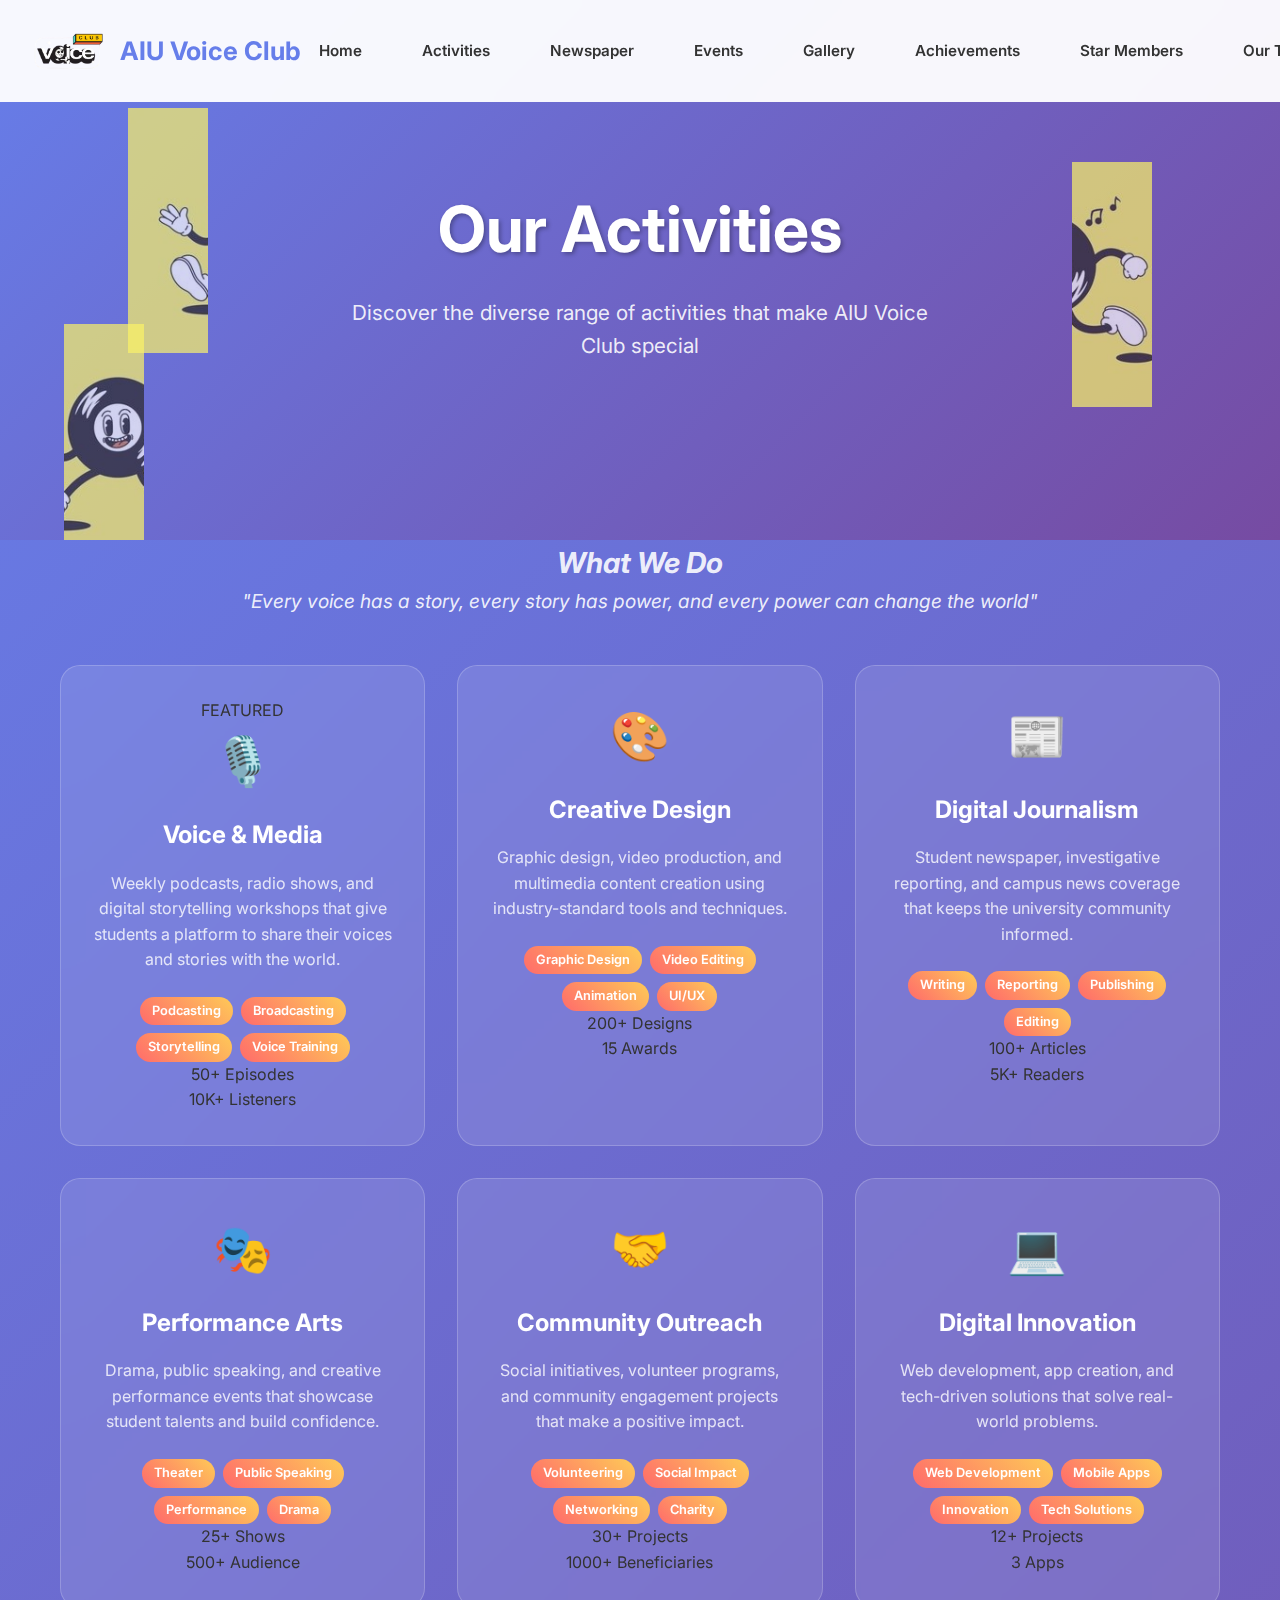
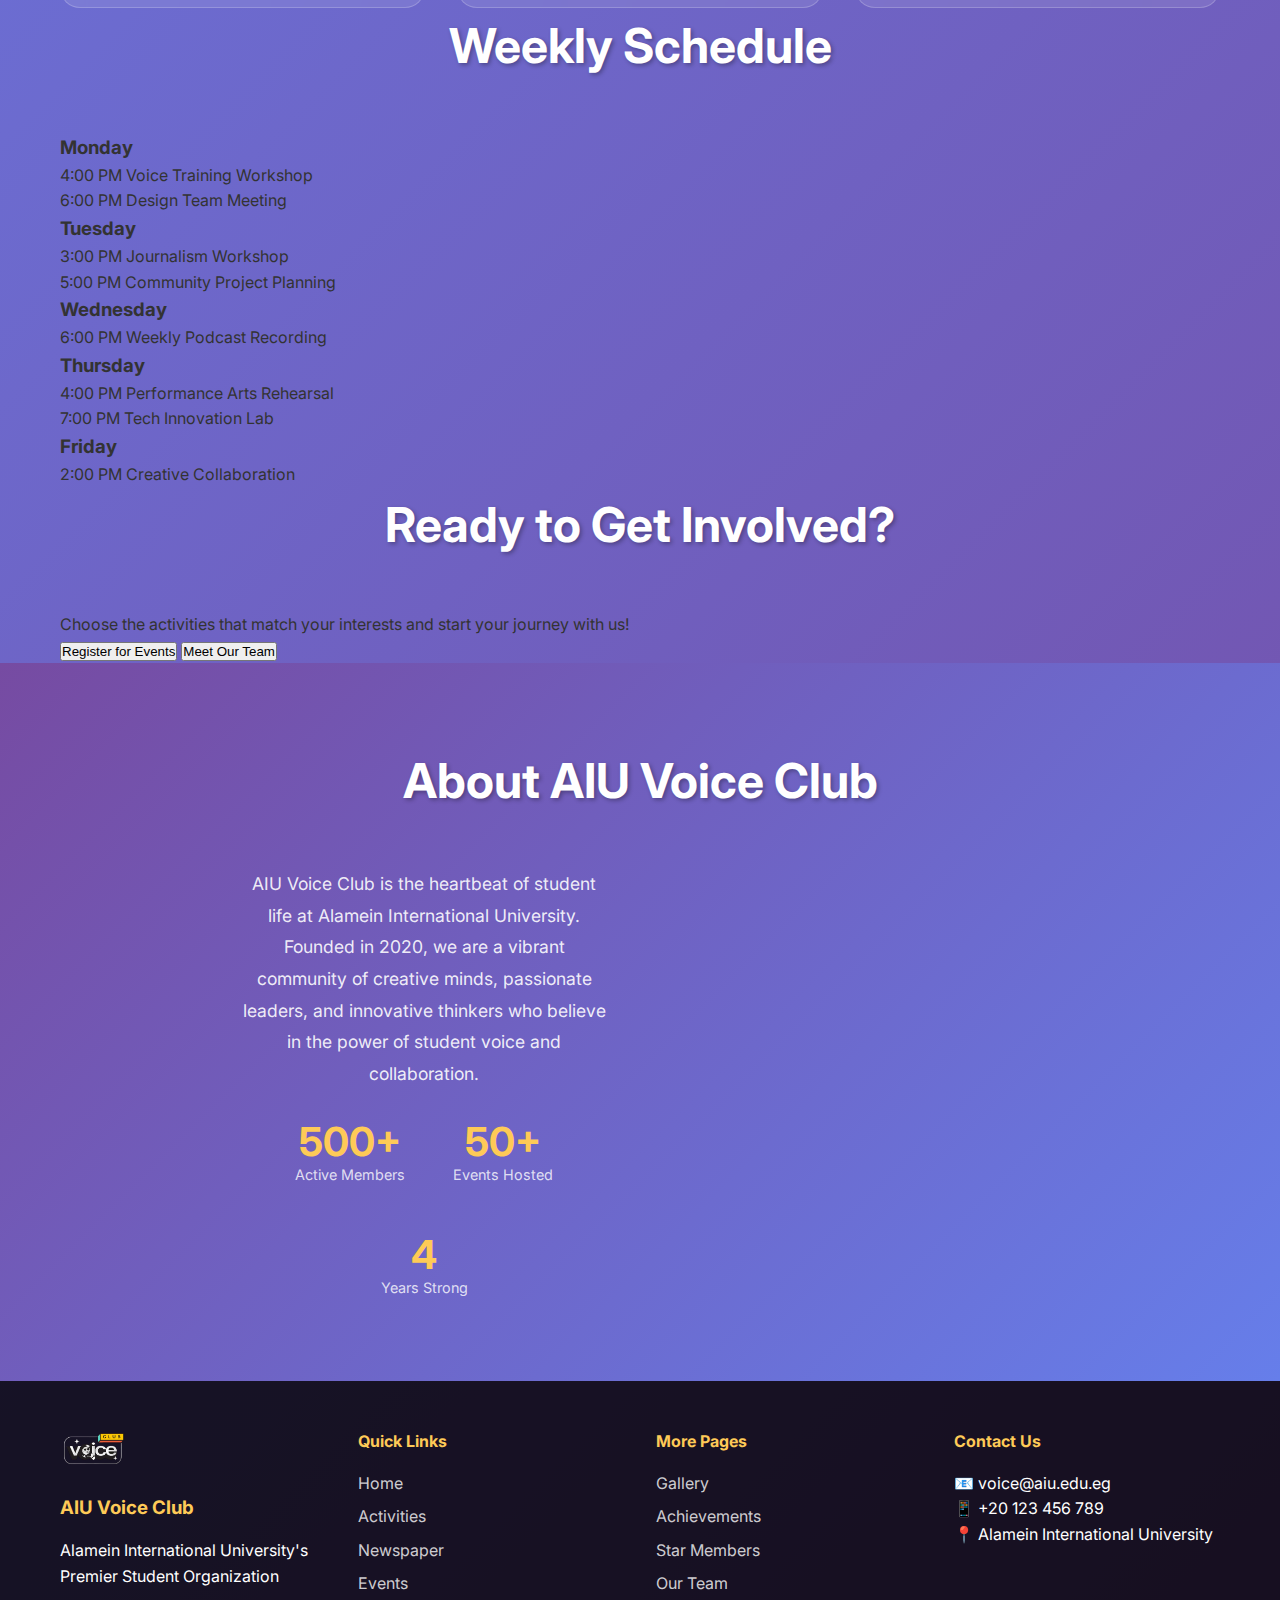
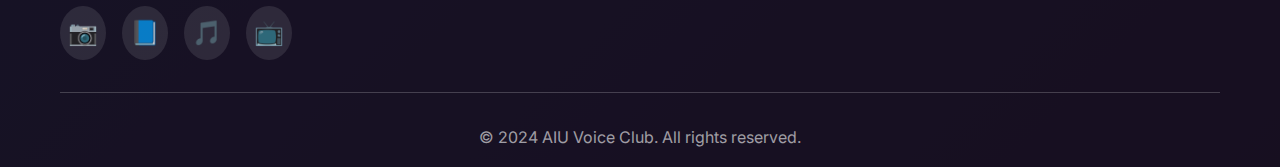
<file: activities.html>
<!DOCTYPE html>
<html lang="en" dir="ltr">
<head>
    <meta charset="UTF-8">
    <meta name="viewport" content="width=device-width, initial-scale=1.0">
    <title>Activities - AIU Voice Club</title>
    <link rel="stylesheet" href="styles.css">
    <link rel="preconnect" href="https://fonts.googleapis.com">
    <link rel="preconnect" href="https://fonts.gstatic.com" crossorigin>
    <link href="https://fonts.googleapis.com/css2?family=Inter:wght@300;400;600;700&family=Cairo:wght@300;400;600;700&display=swap" rel="stylesheet">
</head>
<body>
    <!-- Navigation Bar -->
    <nav class="navbar">
        <div class="nav-container">
            <div class="nav-logo">
                <img src="img/vice.logo.png" alt="AIU Voice Club Logo" class="logo">
                <span class="nav-title">AIU Voice Club</span>
            </div>
            <ul class="nav-menu">
                <li><a href="index.html" class="nav-link">Home</a></li>
                <li><a href="activities.html" class="nav-link">Activities</a></li>
                <li><a href="newspaper.html" class="nav-link">Newspaper</a></li>
                <li><a href="events.html" class="nav-link">Events</a></li>
                <li><a href="gallery.html" class="nav-link">Gallery</a></li>
                <li><a href="achievements.html" class="nav-link">Achievements</a></li>
                <li><a href="star-members.html" class="nav-link">Star Members</a></li>
                <li><a href="hierarchy.html" class="nav-link">Our Team</a></li>
            </ul>
            <div class="hamburger">
                <span></span>
                <span></span>
                <span></span>
            </div>
        </div>
    </nav>

    <!-- Hero Section -->
    <section class="page-hero">
        <div class="hero-content">
            <div class="floating-chars">
                <img src="img/Char/char1.png" alt="Character 1" class="floating-char char1">
                <img src="img/Char/char2.png" alt="Character 2" class="floating-char char2">
                <img src="img/Char/char3.png" alt="Character 3" class="floating-char char3">
            </div>
            <h1 class="page-title">Our Activities</h1>
            <p class="page-subtitle">Discover the diverse range of activities that make AIU Voice Club special</p>
        </div>
    </section>

    <!-- Main Activities Section -->
    <section class="activities-main">
        <div class="container">
            <div class="activities-intro">
                <h2>What We Do</h2>
                <p>"Every voice has a story, every story has power, and every power can change the world"</p>
            </div>
            
            <div class="activities-grid">
                <div class="activity-card featured">
                    <div class="activity-badge">FEATURED</div>
                    <div class="card-icon">🎙️</div>
                    <h3>Voice & Media</h3>
                    <p>Weekly podcasts, radio shows, and digital storytelling workshops that give students a platform to share their voices and stories with the world.</p>
                    <div class="activity-features">
                        <span class="feature-tag">Podcasting</span>
                        <span class="feature-tag">Broadcasting</span>
                        <span class="feature-tag">Storytelling</span>
                        <span class="feature-tag">Voice Training</span>
                    </div>
                    <div class="activity-stats">
                        <div class="stat-item">
                            <span class="stat-number">50+</span>
                            <span class="stat-label">Episodes</span>
                        </div>
                        <div class="stat-item">
                            <span class="stat-number">10K+</span>
                            <span class="stat-label">Listeners</span>
                        </div>
                    </div>
                </div>

                <div class="activity-card">
                    <div class="card-icon">🎨</div>
                    <h3>Creative Design</h3>
                    <p>Graphic design, video production, and multimedia content creation using industry-standard tools and techniques.</p>
                    <div class="activity-features">
                        <span class="feature-tag">Graphic Design</span>
                        <span class="feature-tag">Video Editing</span>
                        <span class="feature-tag">Animation</span>
                        <span class="feature-tag">UI/UX</span>
                    </div>
                    <div class="activity-stats">
                        <div class="stat-item">
                            <span class="stat-number">200+</span>
                            <span class="stat-label">Designs</span>
                        </div>
                        <div class="stat-item">
                            <span class="stat-number">15</span>
                            <span class="stat-label">Awards</span>
                        </div>
                    </div>
                </div>

                <div class="activity-card">
                    <div class="card-icon">📰</div>
                    <h3>Digital Journalism</h3>
                    <p>Student newspaper, investigative reporting, and campus news coverage that keeps the university community informed.</p>
                    <div class="activity-features">
                        <span class="feature-tag">Writing</span>
                        <span class="feature-tag">Reporting</span>
                        <span class="feature-tag">Publishing</span>
                        <span class="feature-tag">Editing</span>
                    </div>
                    <div class="activity-stats">
                        <div class="stat-item">
                            <span class="stat-number">100+</span>
                            <span class="stat-label">Articles</span>
                        </div>
                        <div class="stat-item">
                            <span class="stat-number">5K+</span>
                            <span class="stat-label">Readers</span>
                        </div>
                    </div>
                </div>

                <div class="activity-card">
                    <div class="card-icon">🎭</div>
                    <h3>Performance Arts</h3>
                    <p>Drama, public speaking, and creative performance events that showcase student talents and build confidence.</p>
                    <div class="activity-features">
                        <span class="feature-tag">Theater</span>
                        <span class="feature-tag">Public Speaking</span>
                        <span class="feature-tag">Performance</span>
                        <span class="feature-tag">Drama</span>
                    </div>
                    <div class="activity-stats">
                        <div class="stat-item">
                            <span class="stat-number">25+</span>
                            <span class="stat-label">Shows</span>
                        </div>
                        <div class="stat-item">
                            <span class="stat-number">500+</span>
                            <span class="stat-label">Audience</span>
                        </div>
                    </div>
                </div>

                <div class="activity-card">
                    <div class="card-icon">🤝</div>
                    <h3>Community Outreach</h3>
                    <p>Social initiatives, volunteer programs, and community engagement projects that make a positive impact.</p>
                    <div class="activity-features">
                        <span class="feature-tag">Volunteering</span>
                        <span class="feature-tag">Social Impact</span>
                        <span class="feature-tag">Networking</span>
                        <span class="feature-tag">Charity</span>
                    </div>
                    <div class="activity-stats">
                        <div class="stat-item">
                            <span class="stat-number">30+</span>
                            <span class="stat-label">Projects</span>
                        </div>
                        <div class="stat-item">
                            <span class="stat-number">1000+</span>
                            <span class="stat-label">Beneficiaries</span>
                        </div>
                    </div>
                </div>

                <div class="activity-card">
                    <div class="card-icon">💻</div>
                    <h3>Digital Innovation</h3>
                    <p>Web development, app creation, and tech-driven solutions that solve real-world problems.</p>
                    <div class="activity-features">
                        <span class="feature-tag">Web Development</span>
                        <span class="feature-tag">Mobile Apps</span>
                        <span class="feature-tag">Innovation</span>
                        <span class="feature-tag">Tech Solutions</span>
                    </div>
                    <div class="activity-stats">
                        <div class="stat-item">
                            <span class="stat-number">12+</span>
                            <span class="stat-label">Projects</span>
                        </div>
                        <div class="stat-item">
                            <span class="stat-number">3</span>
                            <span class="stat-label">Apps</span>
                        </div>
                    </div>
                </div>
            </div>
        </div>
    </section>

    <!-- Weekly Schedule Section -->
    <section class="schedule-section">
        <div class="container">
            <h2 class="section-title">Weekly Schedule</h2>
            <div class="schedule-grid">
                <div class="schedule-day">
                    <h3>Monday</h3>
                    <div class="schedule-item">
                        <span class="time">4:00 PM</span>
                        <span class="activity">Voice Training Workshop</span>
                    </div>
                    <div class="schedule-item">
                        <span class="time">6:00 PM</span>
                        <span class="activity">Design Team Meeting</span>
                    </div>
                </div>
                
                <div class="schedule-day">
                    <h3>Tuesday</h3>
                    <div class="schedule-item">
                        <span class="time">3:00 PM</span>
                        <span class="activity">Journalism Workshop</span>
                    </div>
                    <div class="schedule-item">
                        <span class="time">5:00 PM</span>
                        <span class="activity">Community Project Planning</span>
                    </div>
                </div>
                
                <div class="schedule-day">
                    <h3>Wednesday</h3>
                    <div class="schedule-item">
                        <span class="time">6:00 PM</span>
                        <span class="activity">Weekly Podcast Recording</span>
                    </div>
                </div>
                
                <div class="schedule-day">
                    <h3>Thursday</h3>
                    <div class="schedule-item">
                        <span class="time">4:00 PM</span>
                        <span class="activity">Performance Arts Rehearsal</span>
                    </div>
                    <div class="schedule-item">
                        <span class="time">7:00 PM</span>
                        <span class="activity">Tech Innovation Lab</span>
                    </div>
                </div>
                
                <div class="schedule-day">
                    <h3>Friday</h3>
                    <div class="schedule-item">
                        <span class="time">2:00 PM</span>
                        <span class="activity">Creative Collaboration</span>
                    </div>
                </div>
            </div>
        </div>
    </section>

    <!-- Join Activities Section -->
    <section class="join-activities">
        <div class="container">
            <h2 class="section-title">Ready to Get Involved?</h2>
            <p class="join-description">Choose the activities that match your interests and start your journey with us!</p>
            <div class="join-buttons">
                <button type="button" class="join-btn primary" onclick="window.location.href='events.html'">Register for Events</button>
                <button type="button" class="join-btn secondary" onclick="window.location.href='hierarchy.html'">Meet Our Team</button>
            </div>
        </div>
    </section>

    <!-- About AIU Voice Club Section -->
    <section class="about-club">
        <div class="container">
            <h2 class="section-title">About AIU Voice Club</h2>
            <div class="about-content">
                <div class="about-text">
                    <p>AIU Voice Club is the heartbeat of student life at Alamein International University. Founded in 2020, we are a vibrant community of creative minds, passionate leaders, and innovative thinkers who believe in the power of student voice and collaboration.</p>
                    <div class="about-highlights">
                        <div class="highlight">
                            <span class="highlight-number">500+</span>
                            <span class="highlight-label">Active Members</span>
                        </div>
                        <div class="highlight">
                            <span class="highlight-number">50+</span>
                            <span class="highlight-label">Events Hosted</span>
                        </div>
                        <div class="highlight">
                            <span class="highlight-number">4</span>
                            <span class="highlight-label">Years Strong</span>
                        </div>
                    </div>
                </div>
            </div>
        </div>
    </section>

    <!-- Footer -->
    <footer class="footer">
        <div class="container">
            <div class="footer-content">
                <div class="footer-section">
                    <img src="img/vice.logo.png" alt="AIU Voice Club Logo" class="footer-logo">
                    <h3>AIU Voice Club</h3>
                    <p>Alamein International University's Premier Student Organization</p>
                    <div class="social-icons">
                        <a href="#" class="social-icon" title="Instagram">📷</a>
                        <a href="#" class="social-icon" title="Facebook">📘</a>
                        <a href="#" class="social-icon" title="Anghami">🎵</a>
                        <a href="#" class="social-icon" title="YouTube">📺</a>
                    </div>
                </div>
                <div class="footer-section">
                    <h4>Quick Links</h4>
                    <ul>
                        <li><a href="index.html">Home</a></li>
                        <li><a href="activities.html">Activities</a></li>
                        <li><a href="newspaper.html">Newspaper</a></li>
                        <li><a href="events.html">Events</a></li>
                    </ul>
                </div>
                <div class="footer-section">
                    <h4>More Pages</h4>
                    <ul>
                        <li><a href="gallery.html">Gallery</a></li>
                        <li><a href="achievements.html">Achievements</a></li>
                        <li><a href="star-members.html">Star Members</a></li>
                        <li><a href="hierarchy.html">Our Team</a></li>
                    </ul>
                </div>
                <div class="footer-section">
                    <h4>Contact Us</h4>
                    <p>📧 voice@aiu.edu.eg</p>
                    <p>📱 +20 123 456 789</p>
                    <p>📍 Alamein International University</p>
                </div>
            </div>
            <div class="footer-bottom">
                <p>&copy; 2024 AIU Voice Club. All rights reserved.</p>
            </div>
        </div>
    </footer>

    <script src="script.js"></script>
</body>
</html>
</file>
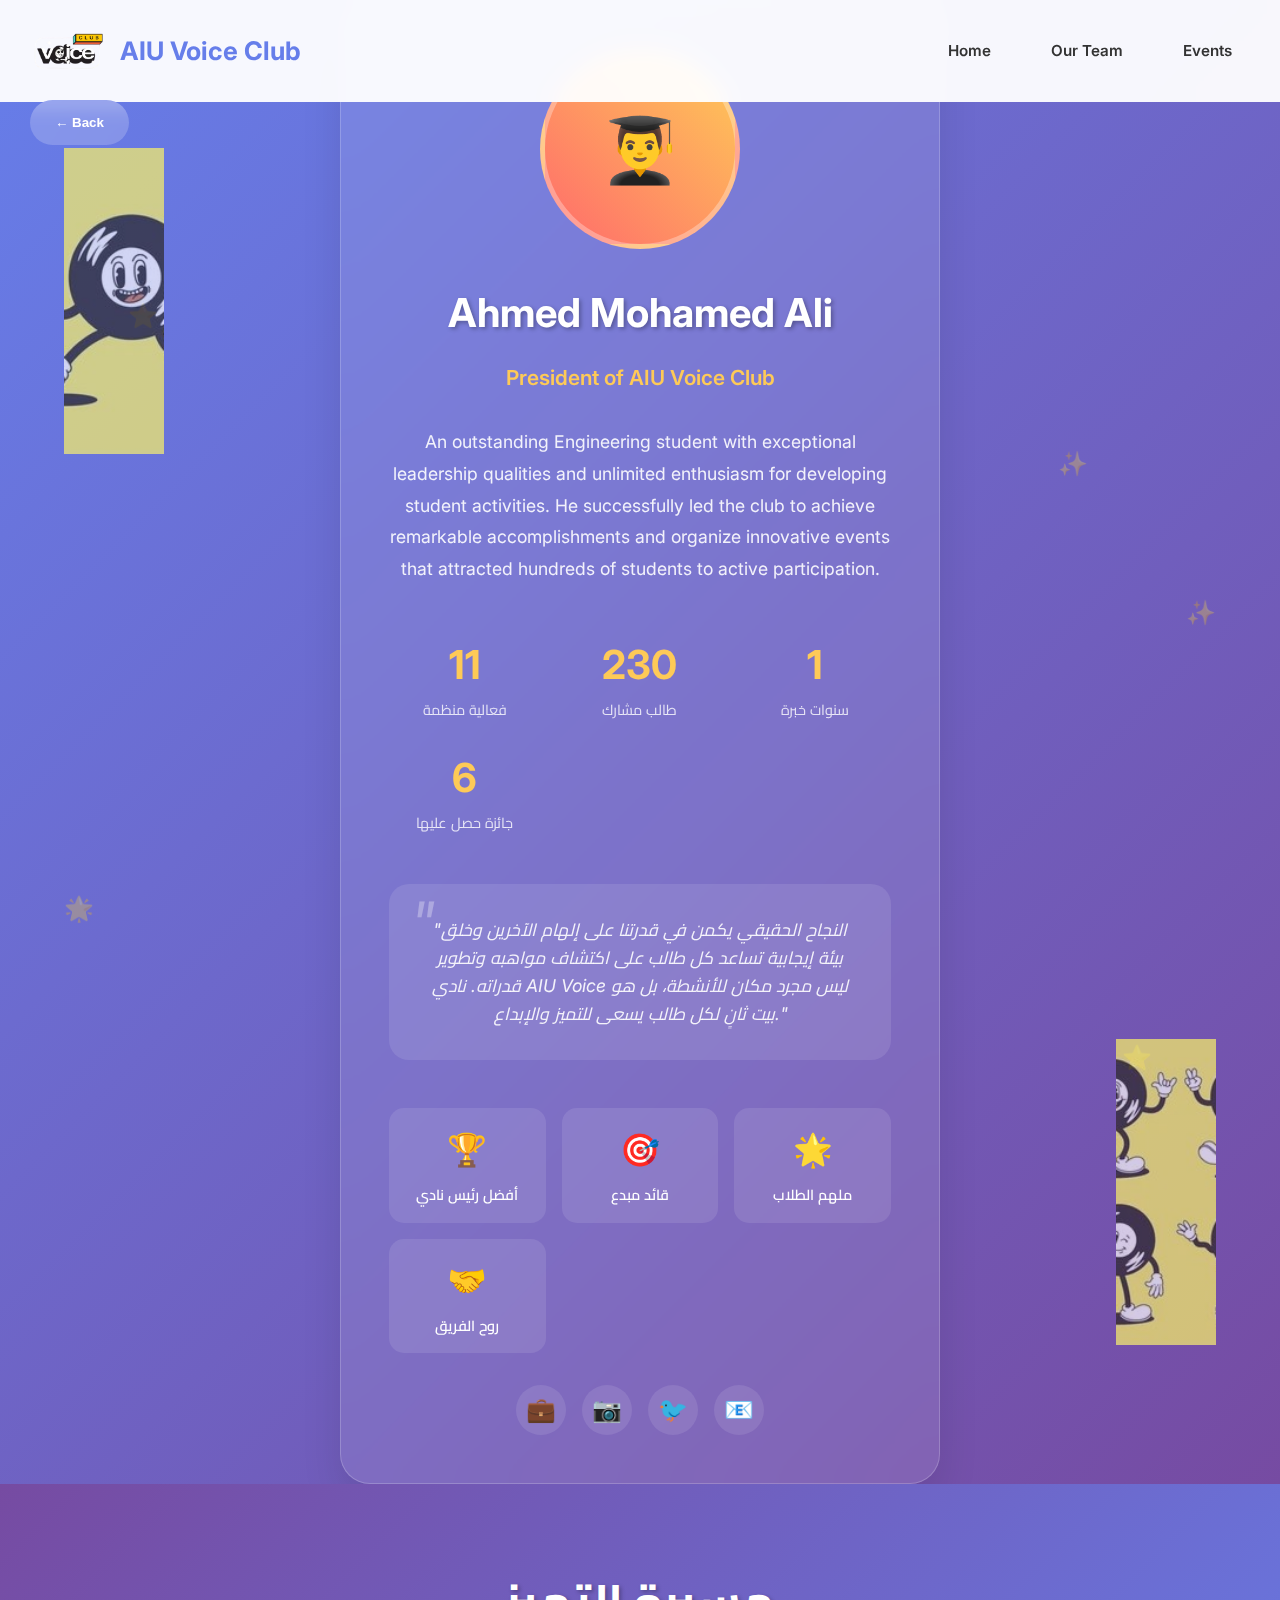
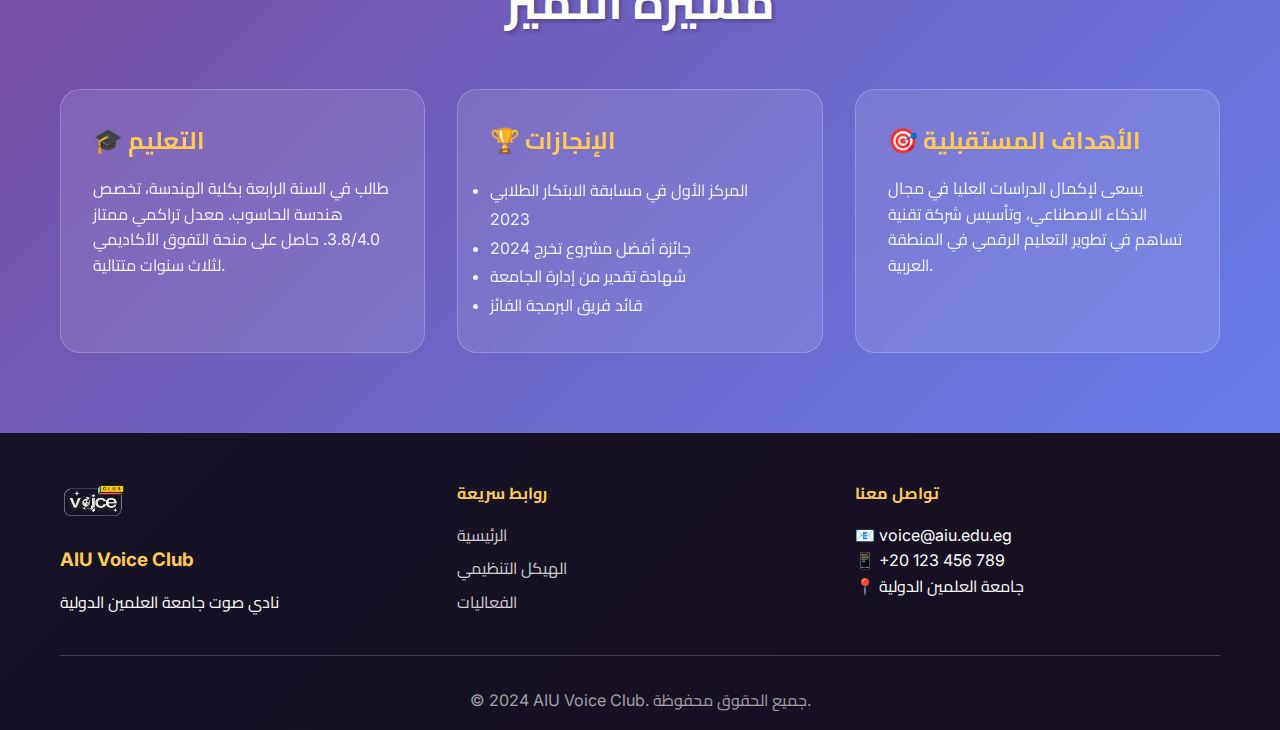
<file: best-member.html>
<!DOCTYPE html>
<html lang="en" dir="ltr">
<head>
    <meta charset="UTF-8">
    <meta name="viewport" content="width=device-width, initial-scale=1.0">
    <title>Star Members - AIU Voice Club</title>
    <link rel="stylesheet" href="styles.css">
    <link rel="preconnect" href="https://fonts.googleapis.com">
    <link rel="preconnect" href="https://fonts.gstatic.com" crossorigin>
    <link href="https://fonts.googleapis.com/css2?family=Inter:wght@300;400;600;700&family=Cairo:wght@300;400;600;700&display=swap" rel="stylesheet">
    <style>
        .best-member-hero {
            min-height: 100vh;
            display: flex;
            align-items: center;
            justify-content: center;
            background: linear-gradient(135deg, #667eea 0%, #764ba2 100%);
            position: relative;
            overflow: hidden;
        }

        .member-spotlight {
            background: rgba(255, 255, 255, 0.1);
            backdrop-filter: blur(20px);
            border-radius: 30px;
            padding: 3rem;
            text-align: center;
            max-width: 600px;
            margin: 0 auto;
            border: 1px solid rgba(255, 255, 255, 0.2);
            box-shadow: 0 20px 40px rgba(0, 0, 0, 0.1);
        }

        .member-photo {
            width: 200px;
            height: 200px;
            border-radius: 50%;
            background: linear-gradient(45deg, #ff6b6b, #feca57);
            display: flex;
            align-items: center;
            justify-content: center;
            font-size: 4rem;
            margin: 0 auto 2rem;
            border: 5px solid rgba(255, 255, 255, 0.3);
            animation: float 3s ease-in-out infinite;
        }

        .member-name {
            font-size: 2.5rem;
            font-weight: 700;
            color: white;
            margin-bottom: 1rem;
            text-shadow: 2px 2px 4px rgba(0,0,0,0.3);
        }

        .member-title {
            font-size: 1.3rem;
            color: #feca57;
            margin-bottom: 2rem;
            font-weight: 600;
        }

        .member-description {
            font-size: 1.1rem;
            color: rgba(255, 255, 255, 0.9);
            line-height: 1.8;
            margin-bottom: 2rem;
        }

        .member-achievements {
            display: grid;
            grid-template-columns: repeat(auto-fit, minmax(150px, 1fr));
            gap: 1rem;
            margin-top: 2rem;
        }

        .achievement-badge {
            background: rgba(255, 255, 255, 0.1);
            border-radius: 15px;
            padding: 1rem;
            text-align: center;
            transition: all 0.3s ease;
        }

        .achievement-badge:hover {
            background: rgba(255, 255, 255, 0.2);
            transform: translateY(-5px);
        }

        .badge-icon {
            font-size: 2rem;
            margin-bottom: 0.5rem;
        }

        .badge-text {
            color: white;
            font-size: 0.9rem;
            font-weight: 600;
        }

        .member-quote {
            background: rgba(255, 255, 255, 0.1);
            border-radius: 20px;
            padding: 2rem;
            margin: 3rem 0;
            position: relative;
            font-style: italic;
            color: rgba(255, 255, 255, 0.9);
            font-size: 1.1rem;
        }

        .member-quote::before {
            content: '"';
            font-size: 4rem;
            color: rgba(255, 255, 255, 0.3);
            position: absolute;
            top: -10px;
            left: 20px;
        }

        .member-stats {
            display: grid;
            grid-template-columns: repeat(auto-fit, minmax(120px, 1fr));
            gap: 1.5rem;
            margin: 3rem 0;
        }

        .stat-item {
            text-align: center;
        }

        .stat-number {
            font-size: 2.5rem;
            font-weight: 700;
            color: #feca57;
            display: block;
        }

        .stat-label {
            color: rgba(255, 255, 255, 0.8);
            font-size: 0.9rem;
            margin-top: 0.5rem;
        }

        .back-button {
            position: fixed;
            top: 100px;
            left: 30px;
            background: rgba(255, 255, 255, 0.2);
            backdrop-filter: blur(10px);
            border: none;
            border-radius: 50px;
            padding: 15px 25px;
            color: white;
            font-weight: 600;
            cursor: pointer;
            transition: all 0.3s ease;
            z-index: 1000;
        }

        .back-button:hover {
            background: rgba(255, 255, 255, 0.3);
            transform: translateX(-5px);
        }

        .floating-elements {
            position: absolute;
            top: 0;
            left: 0;
            width: 100%;
            height: 100%;
            pointer-events: none;
        }

        .floating-star {
            position: absolute;
            color: rgba(255, 255, 255, 0.3);
            font-size: 1.5rem;
            animation: twinkle 2s ease-in-out infinite;
        }

        .star1 { top: 20%; left: 10%; animation-delay: 0s; }
        .star2 { top: 30%; right: 15%; animation-delay: 0.5s; }
        .star3 { top: 60%; left: 5%; animation-delay: 1s; }
        .star4 { top: 70%; right: 10%; animation-delay: 1.5s; }
        .star5 { top: 40%; right: 5%; animation-delay: 2s; }

        @keyframes twinkle {
            0%, 100% { opacity: 0.3; transform: scale(1); }
            50% { opacity: 1; transform: scale(1.2); }
        }

        .member-social {
            display: flex;
            justify-content: center;
            gap: 1rem;
            margin-top: 2rem;
        }

        .social-link {
            width: 50px;
            height: 50px;
            border-radius: 50%;
            background: rgba(255, 255, 255, 0.1);
            display: flex;
            align-items: center;
            justify-content: center;
            color: white;
            text-decoration: none;
            font-size: 1.5rem;
            transition: all 0.3s ease;
        }

        .social-link:hover {
            background: rgba(255, 255, 255, 0.2);
            transform: translateY(-3px);
        }

        @media (max-width: 768px) {
            .member-spotlight {
                margin: 2rem;
                padding: 2rem;
            }

            .member-photo {
                width: 150px;
                height: 150px;
                font-size: 3rem;
            }

            .member-name {
                font-size: 2rem;
            }

            .member-title {
                font-size: 1.1rem;
            }

            .back-button {
                top: 80px;
                left: 20px;
                padding: 10px 20px;
            }

            .member-stats {
                grid-template-columns: repeat(2, 1fr);
            }

            .member-achievements {
                grid-template-columns: 1fr;
            }
        }
    </style>
</head>
<body>
    <!-- Navigation Bar -->
    <nav class="navbar">
        <div class="nav-container">
            <div class="nav-logo">
                <img src="img/vice.logo.png" alt="AIU Voice Club Logo" class="logo">
                <span class="nav-title">AIU Voice Club</span>
            </div>
            <ul class="nav-menu">
                <li><a href="index.html" class="nav-link">Home</a></li>
                <li><a href="hierarchy.html" class="nav-link">Our Team</a></li>
                <li><a href="events.html" class="nav-link">Events</a></li>
            </ul>
            <div class="hamburger">
                <span></span>
                <span></span>
                <span></span>
            </div>
        </div>
    </nav>

    <!-- Back Button -->
    <button class="back-button" onclick="window.history.back()">
        ← Back
    </button>

    <!-- Best Member Hero Section -->
    <section class="best-member-hero">
        <div class="floating-elements">
            <div class="floating-star star1">⭐</div>
            <div class="floating-star star2">✨</div>
            <div class="floating-star star3">🌟</div>
            <div class="floating-star star4">⭐</div>
            <div class="floating-star star5">✨</div>
            <img src="img/Char/char2.png" alt="Character" class="floating-char" style="top: 10%; left: 5%; width: 100px;">
            <img src="img/Char/char5.png" alt="Character" class="floating-char" style="top: 70%; right: 5%; width: 100px;">
        </div>

        <div class="member-spotlight">
            <div class="member-photo">
                👨‍🎓
            </div>
            
            <h1 class="member-name">Ahmed Mohamed Ali</h1>
            <p class="member-title">President of AIU Voice Club</p>

            <p class="member-description">
                An outstanding Engineering student with exceptional leadership qualities and unlimited enthusiasm for developing student activities.
                He successfully led the club to achieve remarkable accomplishments and organize innovative events that attracted hundreds of students to active participation.
            </p>

            <div class="member-stats">
                <div class="stat-item">
                    <span class="stat-number">25</span>
                    <span class="stat-label">فعالية منظمة</span>
                </div>
                <div class="stat-item">
                    <span class="stat-number">500+</span>
                    <span class="stat-label">طالب مشارك</span>
                </div>
                <div class="stat-item">
                    <span class="stat-number">3</span>
                    <span class="stat-label">سنوات خبرة</span>
                </div>
                <div class="stat-item">
                    <span class="stat-number">15</span>
                    <span class="stat-label">جائزة حصل عليها</span>
                </div>
            </div>

            <div class="member-quote">
                "النجاح الحقيقي يكمن في قدرتنا على إلهام الآخرين وخلق بيئة إيجابية تساعد كل طالب على اكتشاف مواهبه وتطوير قدراته. 
                نادي AIU Voice ليس مجرد مكان للأنشطة، بل هو بيت ثانٍ لكل طالب يسعى للتميز والإبداع."
            </div>

            <div class="member-achievements">
                <div class="achievement-badge">
                    <div class="badge-icon">🏆</div>
                    <div class="badge-text">أفضل رئيس نادي</div>
                </div>
                <div class="achievement-badge">
                    <div class="badge-icon">🎯</div>
                    <div class="badge-text">قائد مبدع</div>
                </div>
                <div class="achievement-badge">
                    <div class="badge-icon">🌟</div>
                    <div class="badge-text">ملهم الطلاب</div>
                </div>
                <div class="achievement-badge">
                    <div class="badge-icon">🤝</div>
                    <div class="badge-text">روح الفريق</div>
                </div>
            </div>

            <div class="member-social">
                <a href="#" class="social-link" title="LinkedIn">💼</a>
                <a href="#" class="social-link" title="Instagram">📷</a>
                <a href="#" class="social-link" title="Twitter">🐦</a>
                <a href="#" class="social-link" title="Email">📧</a>
            </div>
        </div>
    </section>

    <!-- Additional Information Section -->
    <section class="section" style="background: linear-gradient(135deg, #764ba2 0%, #667eea 100%); padding: 80px 0;">
        <div class="container">
            <h2 class="section-title">مسيرة التميز</h2>
            
            <div style="display: grid; grid-template-columns: repeat(auto-fit, minmax(300px, 1fr)); gap: 2rem; margin-top: 3rem;">
                <div style="background: rgba(255,255,255,0.1); backdrop-filter: blur(10px); border-radius: 20px; padding: 2rem; border: 1px solid rgba(255,255,255,0.2);">
                    <h3 style="color: #feca57; margin-bottom: 1rem; font-size: 1.5rem;">🎓 التعليم</h3>
                    <p style="color: rgba(255,255,255,0.9); line-height: 1.6;">
                        طالب في السنة الرابعة بكلية الهندسة، تخصص هندسة الحاسوب. 
                        معدل تراكمي ممتاز 3.8/4.0. حاصل على منحة التفوق الأكاديمي لثلاث سنوات متتالية.
                    </p>
                </div>
                
                <div style="background: rgba(255,255,255,0.1); backdrop-filter: blur(10px); border-radius: 20px; padding: 2rem; border: 1px solid rgba(255,255,255,0.2);">
                    <h3 style="color: #feca57; margin-bottom: 1rem; font-size: 1.5rem;">🏆 الإنجازات</h3>
                    <ul style="color: rgba(255,255,255,0.9); line-height: 1.8;">
                        <li>المركز الأول في مسابقة الابتكار الطلابي 2023</li>
                        <li>جائزة أفضل مشروع تخرج 2024</li>
                        <li>شهادة تقدير من إدارة الجامعة</li>
                        <li>قائد فريق البرمجة الفائز</li>
                    </ul>
                </div>
                
                <div style="background: rgba(255,255,255,0.1); backdrop-filter: blur(10px); border-radius: 20px; padding: 2rem; border: 1px solid rgba(255,255,255,0.2);">
                    <h3 style="color: #feca57; margin-bottom: 1rem; font-size: 1.5rem;">🎯 الأهداف المستقبلية</h3>
                    <p style="color: rgba(255,255,255,0.9); line-height: 1.6;">
                        يسعى لإكمال الدراسات العليا في مجال الذكاء الاصطناعي، 
                        وتأسيس شركة تقنية تساهم في تطوير التعليم الرقمي في المنطقة العربية.
                    </p>
                </div>
            </div>
        </div>
    </section>

    <!-- Footer -->
    <footer class="footer">
        <div class="container">
            <div class="footer-content">
                <div class="footer-section">
                    <img src="img/vice.logo.png" alt="AIU Voice Club Logo" class="footer-logo">
                    <h3>AIU Voice Club</h3>
                    <p>نادي صوت جامعة العلمين الدولية</p>
                </div>
                <div class="footer-section">
                    <h4>روابط سريعة</h4>
                    <ul>
                        <li><a href="index.html">الرئيسية</a></li>
                        <li><a href="hierarchy.html">الهيكل التنظيمي</a></li>
                        <li><a href="events.html">الفعاليات</a></li>
                    </ul>
                </div>
                <div class="footer-section">
                    <h4>تواصل معنا</h4>
                    <p>📧 voice@aiu.edu.eg</p>
                    <p>📱 +20 123 456 789</p>
                    <p>📍 جامعة العلمين الدولية</p>
                </div>
            </div>
            <div class="footer-bottom">
                <p>&copy; 2024 AIU Voice Club. جميع الحقوق محفوظة.</p>
            </div>
        </div>
    </footer>

    <script src="script.js"></script>
</body>
</html>
</file>
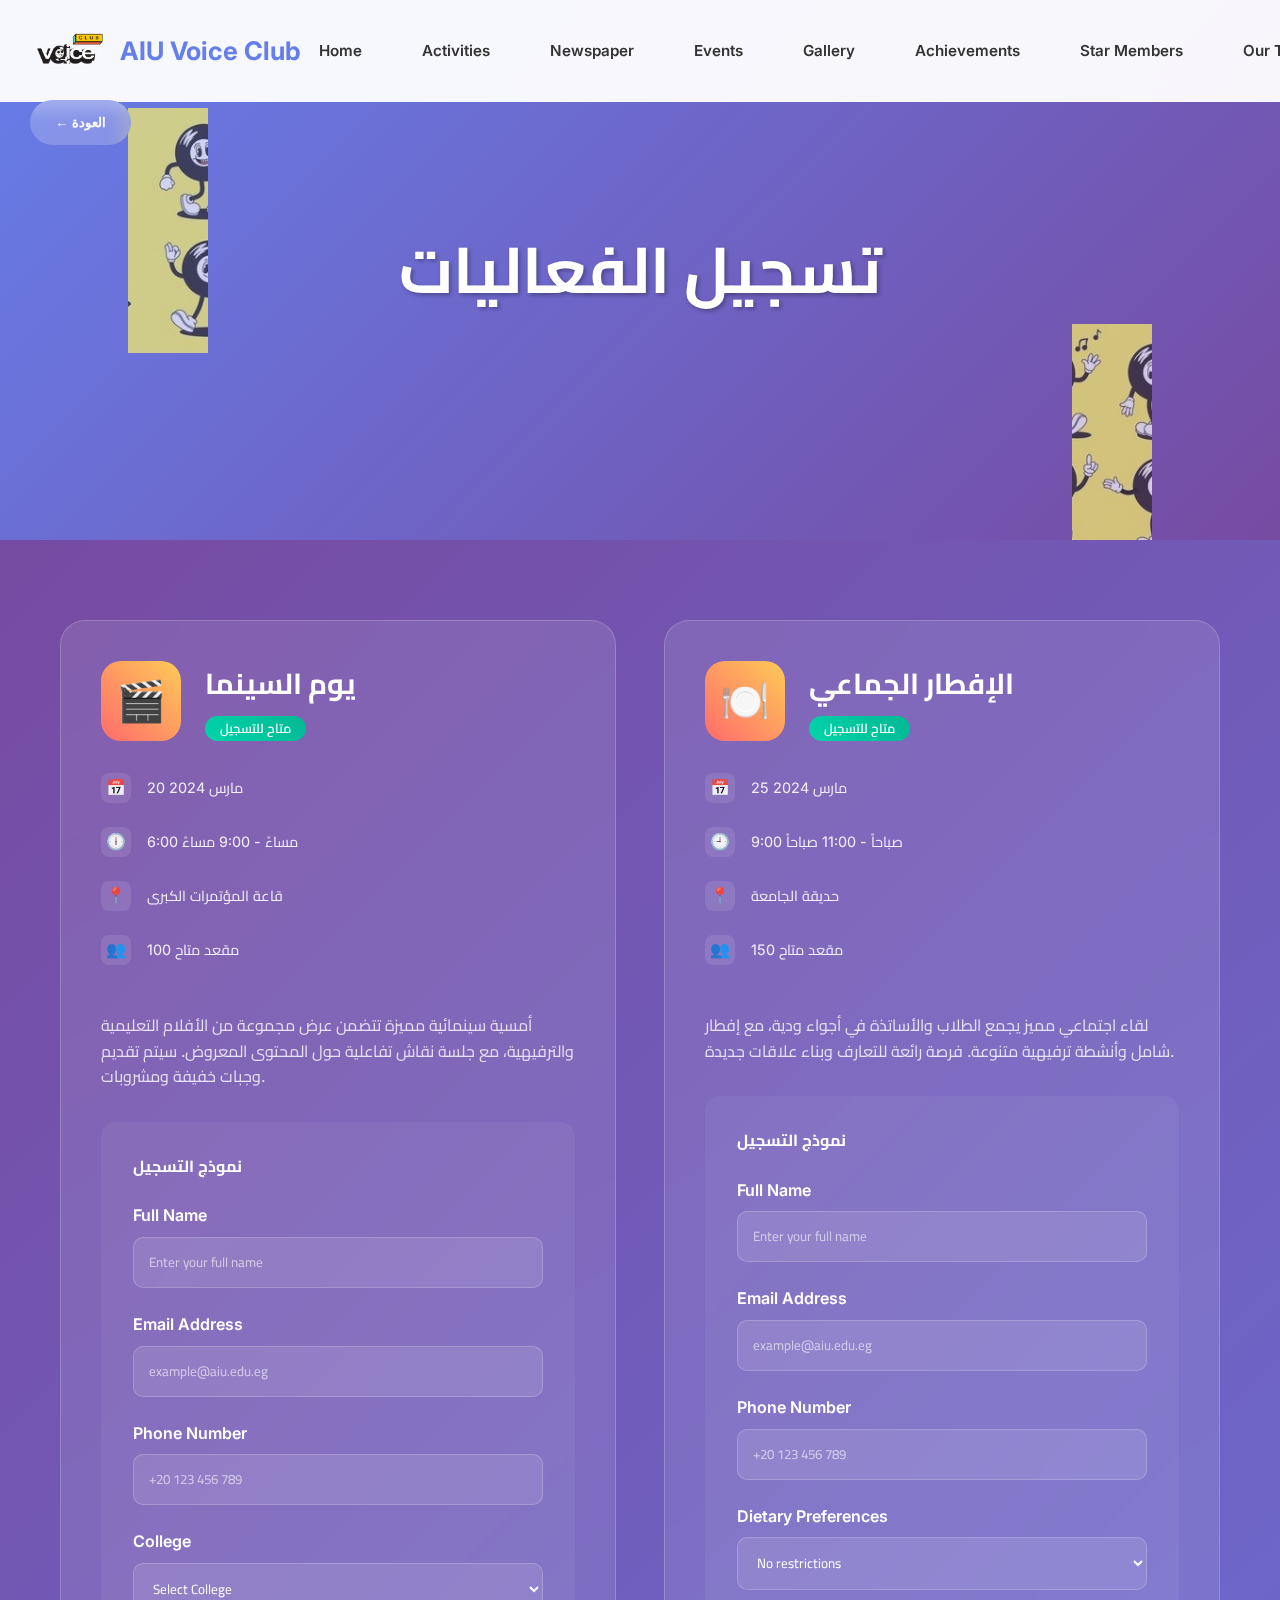
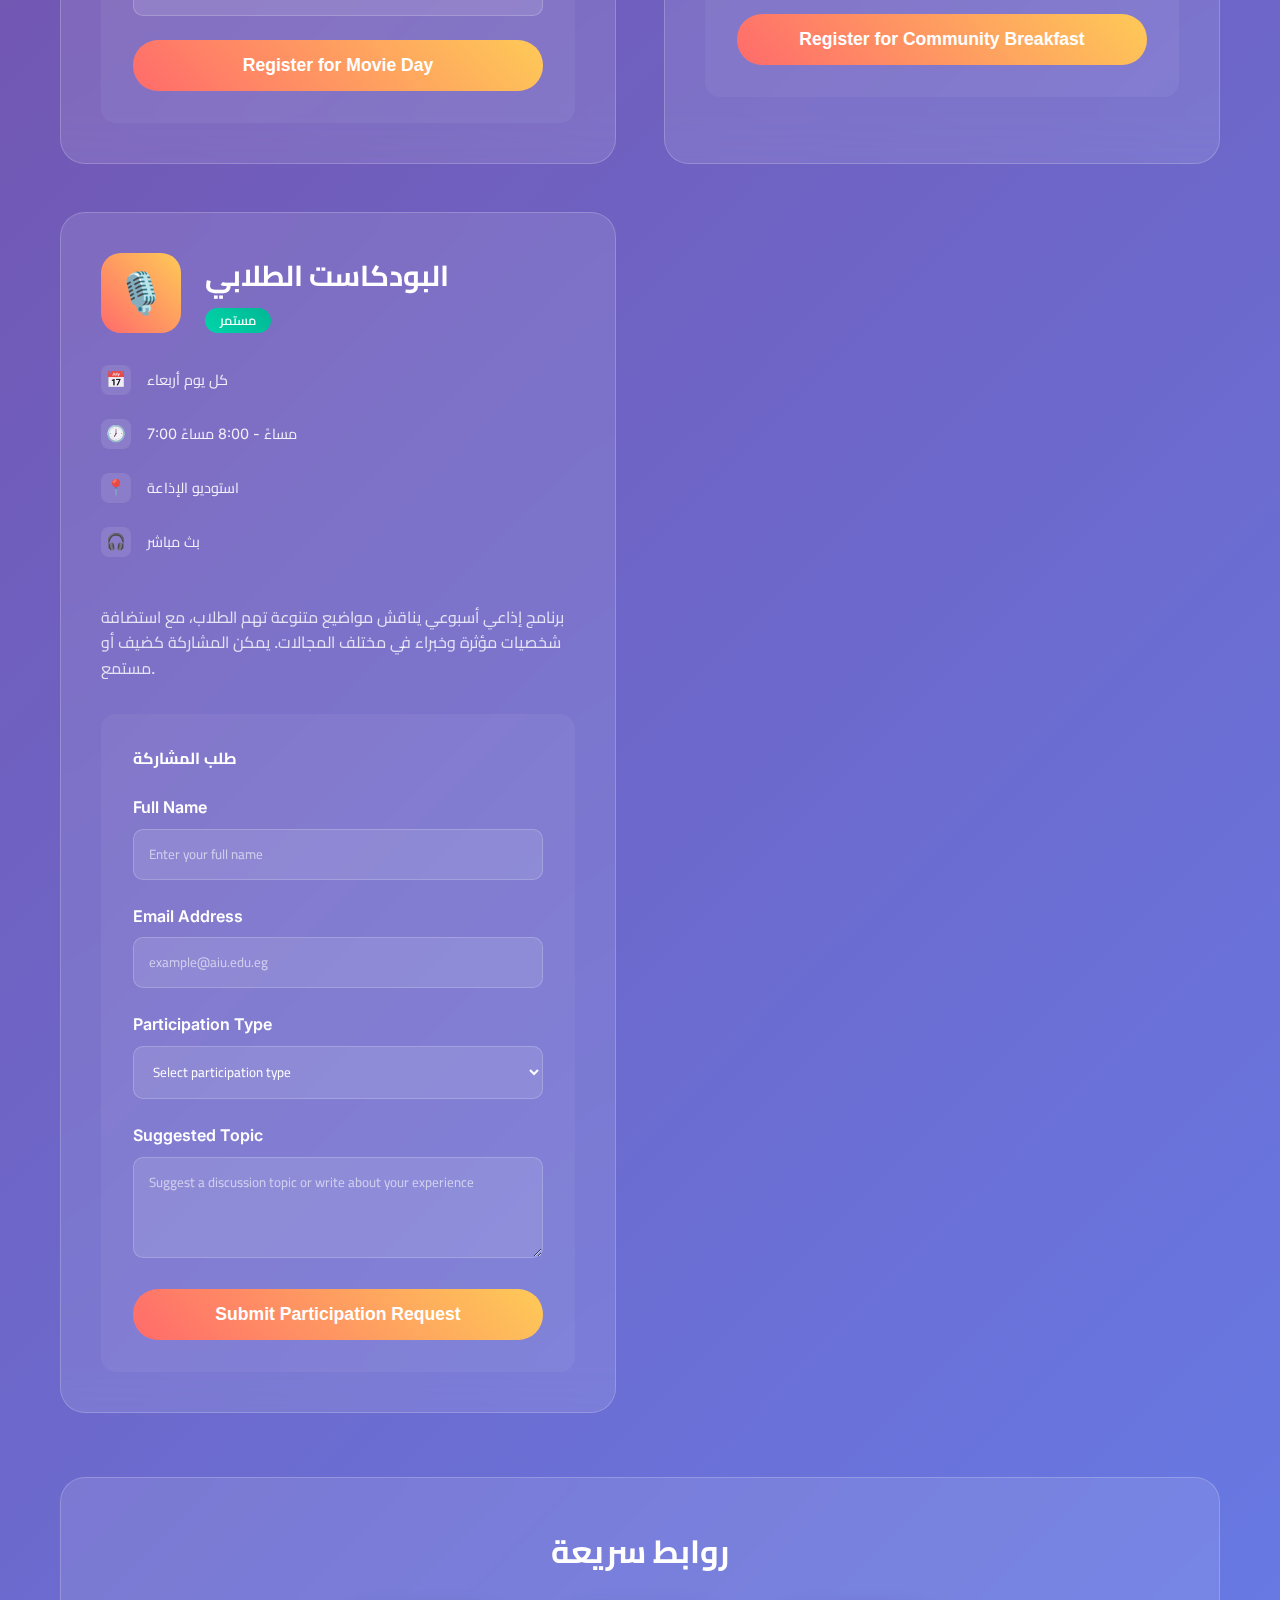
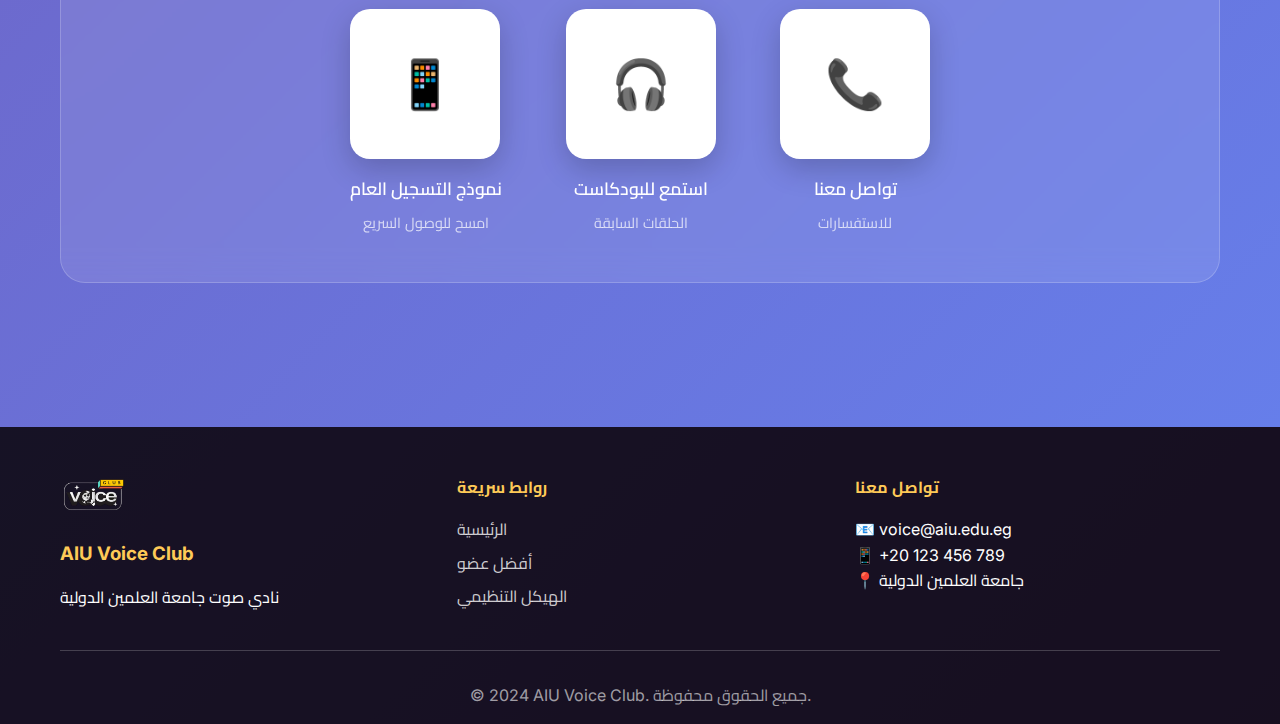
<file: events.html>
<!DOCTYPE html>
<html lang="en" dir="ltr">
<head>
    <meta charset="UTF-8">
    <meta name="viewport" content="width=device-width, initial-scale=1.0">
    <title>Event Registration - AIU Voice Club</title>
    <link rel="stylesheet" href="styles.css">
    <link rel="preconnect" href="https://fonts.googleapis.com">
    <link rel="preconnect" href="https://fonts.gstatic.com" crossorigin>
    <link href="https://fonts.googleapis.com/css2?family=Inter:wght@300;400;600;700&family=Cairo:wght@300;400;600;700&display=swap" rel="stylesheet">
    <style>
        .events-hero {
            min-height: 60vh;
            display: flex;
            align-items: center;
            justify-content: center;
            background: linear-gradient(135deg, #667eea 0%, #764ba2 100%);
            position: relative;
            overflow: hidden;
        }

        .events-title {
            font-size: 4rem;
            font-weight: 700;
            color: white;
            text-align: center;
            text-shadow: 2px 2px 4px rgba(0,0,0,0.3);
            animation: fadeInUp 1s ease;
        }

        .events-container {
            padding: 80px 0;
            background: linear-gradient(135deg, #764ba2 0%, #667eea 100%);
        }

        .events-grid {
            display: grid;
            grid-template-columns: repeat(auto-fit, minmax(400px, 1fr));
            gap: 3rem;
            margin-bottom: 4rem;
        }

        .event-detail-card {
            background: rgba(255, 255, 255, 0.1);
            backdrop-filter: blur(20px);
            border-radius: 25px;
            padding: 2.5rem;
            border: 1px solid rgba(255, 255, 255, 0.2);
            transition: all 0.3s ease;
            position: relative;
            overflow: hidden;
        }

        .event-detail-card:hover {
            transform: translateY(-10px);
            background: rgba(255, 255, 255, 0.15);
            box-shadow: 0 20px 40px rgba(0, 0, 0, 0.2);
        }

        .event-header {
            display: flex;
            align-items: center;
            gap: 1.5rem;
            margin-bottom: 2rem;
        }

        .event-icon-large {
            width: 80px;
            height: 80px;
            border-radius: 20px;
            background: linear-gradient(45deg, #ff6b6b, #feca57);
            display: flex;
            align-items: center;
            justify-content: center;
            font-size: 2.5rem;
            animation: float 3s ease-in-out infinite;
        }

        .event-info h3 {
            font-size: 1.8rem;
            font-weight: 700;
            color: white;
            margin-bottom: 0.5rem;
        }

        .event-status {
            background: linear-gradient(45deg, #00d4aa, #00b894);
            color: white;
            padding: 5px 15px;
            border-radius: 20px;
            font-size: 0.8rem;
            font-weight: 600;
        }

        .event-details {
            margin-bottom: 2rem;
        }

        .detail-item {
            display: flex;
            align-items: center;
            gap: 1rem;
            margin-bottom: 1rem;
            color: rgba(255, 255, 255, 0.9);
        }

        .detail-icon {
            width: 30px;
            height: 30px;
            border-radius: 8px;
            background: rgba(255, 255, 255, 0.1);
            display: flex;
            align-items: center;
            justify-content: center;
            font-size: 1rem;
        }

        .event-description {
            color: rgba(255, 255, 255, 0.8);
            line-height: 1.6;
            margin-bottom: 2rem;
        }

        .registration-form {
            background: rgba(255, 255, 255, 0.05);
            border-radius: 15px;
            padding: 2rem;
            margin-top: 2rem;
        }

        .form-group {
            margin-bottom: 1.5rem;
        }

        .form-group label {
            display: block;
            color: white;
            font-weight: 600;
            margin-bottom: 0.5rem;
        }

        .form-group input,
        .form-group select,
        .form-group textarea {
            width: 100%;
            padding: 12px 15px;
            border: 1px solid rgba(255, 255, 255, 0.2);
            border-radius: 10px;
            background: rgba(255, 255, 255, 0.1);
            color: white;
            font-family: 'Cairo', sans-serif;
            transition: all 0.3s ease;
        }

        .form-group input:focus,
        .form-group select:focus,
        .form-group textarea:focus {
            outline: none;
            border-color: #feca57;
            background: rgba(255, 255, 255, 0.15);
        }

        .form-group input::placeholder,
        .form-group textarea::placeholder {
            color: rgba(255, 255, 255, 0.6);
        }

        .submit-btn {
            background: linear-gradient(45deg, #ff6b6b, #feca57);
            color: white;
            border: none;
            padding: 15px 30px;
            border-radius: 25px;
            font-size: 1.1rem;
            font-weight: 600;
            cursor: pointer;
            transition: all 0.3s ease;
            width: 100%;
        }

        .submit-btn:hover {
            transform: translateY(-2px);
            box-shadow: 0 10px 20px rgba(0, 0, 0, 0.2);
        }

        .qr-section {
            text-align: center;
            margin: 4rem 0;
            background: rgba(255, 255, 255, 0.1);
            backdrop-filter: blur(15px);
            border-radius: 25px;
            padding: 3rem;
            border: 1px solid rgba(255, 255, 255, 0.2);
        }

        .qr-title {
            font-size: 2rem;
            font-weight: 700;
            color: white;
            margin-bottom: 2rem;
        }

        .qr-codes-container {
            display: flex;
            justify-content: center;
            gap: 4rem;
            flex-wrap: wrap;
        }

        .qr-code-item {
            text-align: center;
        }

        .qr-code {
            width: 150px;
            height: 150px;
            background: white;
            border-radius: 20px;
            display: flex;
            align-items: center;
            justify-content: center;
            font-size: 3rem;
            margin-bottom: 1rem;
            box-shadow: 0 10px 30px rgba(0, 0, 0, 0.2);
            transition: all 0.3s ease;
        }

        .qr-code:hover {
            transform: scale(1.05);
        }

        .qr-label {
            color: white;
            font-weight: 600;
            font-size: 1.1rem;
        }

        .qr-description {
            color: rgba(255, 255, 255, 0.7);
            font-size: 0.9rem;
            margin-top: 0.5rem;
        }

        .back-button {
            position: fixed;
            top: 100px;
            left: 30px;
            background: rgba(255, 255, 255, 0.2);
            backdrop-filter: blur(10px);
            border: none;
            border-radius: 50px;
            padding: 15px 25px;
            color: white;
            font-weight: 600;
            cursor: pointer;
            transition: all 0.3s ease;
            z-index: 1000;
        }

        .back-button:hover {
            background: rgba(255, 255, 255, 0.3);
            transform: translateX(-5px);
        }

        .success-message {
            background: linear-gradient(45deg, #00d4aa, #00b894);
            color: white;
            padding: 1rem;
            border-radius: 10px;
            margin-top: 1rem;
            text-align: center;
            display: none;
        }

        @media (max-width: 768px) {
            .events-title {
                font-size: 2.5rem;
            }

            .events-grid {
                grid-template-columns: 1fr;
                gap: 2rem;
            }

            .event-detail-card {
                padding: 2rem;
            }

            .event-header {
                flex-direction: column;
                text-align: center;
            }

            .qr-codes-container {
                flex-direction: column;
                align-items: center;
                gap: 2rem;
            }

            .back-button {
                top: 80px;
                left: 20px;
                padding: 10px 20px;
            }
        }
    </style>
</head>
<body>
    <!-- Navigation Bar -->
    <nav class="navbar">
        <div class="nav-container">
            <div class="nav-logo">
                <img src="img/vice.logo.png" alt="AIU Voice Club Logo" class="logo">
                <span class="nav-title">AIU Voice Club</span>
            </div>
            <ul class="nav-menu">
                <li><a href="index.html" class="nav-link">Home</a></li>
                <li><a href="activities.html" class="nav-link">Activities</a></li>
                <li><a href="newspaper.html" class="nav-link">Newspaper</a></li>
                <li><a href="events.html" class="nav-link">Events</a></li>
                <li><a href="gallery.html" class="nav-link">Gallery</a></li>
                <li><a href="achievements.html" class="nav-link">Achievements</a></li>
                <li><a href="star-members.html" class="nav-link">Star Members</a></li>
                <li><a href="hierarchy.html" class="nav-link">Our Team</a></li>
            </ul>
            <div class="hamburger">
                <span></span>
                <span></span>
                <span></span>
            </div>
        </div>
    </nav>

    <!-- Back Button -->
    <button class="back-button" onclick="window.history.back()">
        ← العودة
    </button>

    <!-- Hero Section -->
    <section class="events-hero">
        <div class="floating-elements">
            <img src="img/Char/char4.png" alt="Character" class="floating-char" style="top: 20%; left: 10%; width: 80px;">
            <img src="img/Char/char8.png" alt="Character" class="floating-char" style="top: 60%; right: 10%; width: 80px;">
        </div>
        <h1 class="events-title">تسجيل الفعاليات</h1>
    </section>

    <!-- Events Container -->
    <section class="events-container">
        <div class="container">
            <!-- Events Grid -->
            <div class="events-grid">
                <!-- Movie Day Event -->
                <div class="event-detail-card" id="movie-day">
                    <div class="event-header">
                        <div class="event-icon-large">🎬</div>
                        <div class="event-info">
                            <h3>يوم السينما</h3>
                            <span class="event-status">متاح للتسجيل</span>
                        </div>
                    </div>

                    <div class="event-details">
                        <div class="detail-item">
                            <div class="detail-icon">📅</div>
                            <span>20 مارس 2024</span>
                        </div>
                        <div class="detail-item">
                            <div class="detail-icon">🕕</div>
                            <span>6:00 مساءً - 9:00 مساءً</span>
                        </div>
                        <div class="detail-item">
                            <div class="detail-icon">📍</div>
                            <span>قاعة المؤتمرات الكبرى</span>
                        </div>
                        <div class="detail-item">
                            <div class="detail-icon">👥</div>
                            <span>100 مقعد متاح</span>
                        </div>
                    </div>

                    <p class="event-description">
                        أمسية سينمائية مميزة تتضمن عرض مجموعة من الأفلام التعليمية والترفيهية، 
                        مع جلسة نقاش تفاعلية حول المحتوى المعروض. سيتم تقديم وجبات خفيفة ومشروبات.
                    </p>

                    <div class="registration-form">
                        <h4 style="color: white; margin-bottom: 1.5rem;">نموذج التسجيل</h4>
                        <form action="https://formspree.io/f/mnnzvyqn" method="POST" id="movieForm">
                            <input type="hidden" name="event_type" value="Movie Day">
                            <div class="form-group">
                                <label for="name1">Full Name</label>
                                <input type="text" id="name1" name="name" placeholder="Enter your full name" required>
                            </div>
                            <div class="form-group">
                                <label for="email1">Email Address</label>
                                <input type="email" id="email1" name="email" placeholder="example@aiu.edu.eg" required>
                            </div>
                            <div class="form-group">
                                <label for="phone1">Phone Number</label>
                                <input type="tel" id="phone1" name="phone" placeholder="+20 123 456 789" required>
                            </div>
                            <div class="form-group">
                                <label for="college1">College</label>
                                <select id="college1" name="college" required>
                                    <option value="">Select College</option>
                                    <option value="engineering">Engineering</option>
                                    <option value="business">Business Administration</option>
                                    <option value="arts">Arts</option>
                                    <option value="science">Science</option>
                                    <option value="medicine">Medicine</option>
                                </select>
                            </div>
                            <button type="submit" class="submit-btn">Register for Movie Day</button>
                            <div class="success-message" id="success1">
                                Registration successful! We'll contact you soon.
                            </div>
                        </form>
                    </div>
                </div>

                <!-- Breakfast Event -->
                <div class="event-detail-card" id="breakfast">
                    <div class="event-header">
                        <div class="event-icon-large">🍽️</div>
                        <div class="event-info">
                            <h3>الإفطار الجماعي</h3>
                            <span class="event-status">متاح للتسجيل</span>
                        </div>
                    </div>

                    <div class="event-details">
                        <div class="detail-item">
                            <div class="detail-icon">📅</div>
                            <span>25 مارس 2024</span>
                        </div>
                        <div class="detail-item">
                            <div class="detail-icon">🕘</div>
                            <span>9:00 صباحاً - 11:00 صباحاً</span>
                        </div>
                        <div class="detail-item">
                            <div class="detail-icon">📍</div>
                            <span>حديقة الجامعة</span>
                        </div>
                        <div class="detail-item">
                            <div class="detail-icon">👥</div>
                            <span>150 مقعد متاح</span>
                        </div>
                    </div>

                    <p class="event-description">
                        لقاء اجتماعي مميز يجمع الطلاب والأساتذة في أجواء ودية، 
                        مع إفطار شامل وأنشطة ترفيهية متنوعة. فرصة رائعة للتعارف وبناء علاقات جديدة.
                    </p>

                    <div class="registration-form">
                        <h4 style="color: white; margin-bottom: 1.5rem;">نموذج التسجيل</h4>
                        <form action="https://formspree.io/f/mnnzvyqn" method="POST" id="breakfastForm">
                            <input type="hidden" name="event_type" value="Community Breakfast">
                            <div class="form-group">
                                <label for="name2">Full Name</label>
                                <input type="text" id="name2" name="name" placeholder="Enter your full name" required>
                            </div>
                            <div class="form-group">
                                <label for="email2">Email Address</label>
                                <input type="email" id="email2" name="email" placeholder="example@aiu.edu.eg" required>
                            </div>
                            <div class="form-group">
                                <label for="phone2">Phone Number</label>
                                <input type="tel" id="phone2" name="phone" placeholder="+20 123 456 789" required>
                            </div>
                            <div class="form-group">
                                <label for="dietary">Dietary Preferences</label>
                                <select id="dietary" name="dietary">
                                    <option value="none">No restrictions</option>
                                    <option value="vegetarian">Vegetarian</option>
                                    <option value="vegan">Vegan</option>
                                    <option value="gluten-free">Gluten-free</option>
                                </select>
                            </div>
                            <button type="submit" class="submit-btn">Register for Community Breakfast</button>
                            <div class="success-message" id="success2">
                                Registration successful! We'll contact you soon.
                            </div>
                        </form>
                    </div>
                </div>

                <!-- Podcast Event -->
                <div class="event-detail-card" id="podcast">
                    <div class="event-header">
                        <div class="event-icon-large">🎙️</div>
                        <div class="event-info">
                            <h3>البودكاست الطلابي</h3>
                            <span class="event-status">مستمر</span>
                        </div>
                    </div>

                    <div class="event-details">
                        <div class="detail-item">
                            <div class="detail-icon">📅</div>
                            <span>كل يوم أربعاء</span>
                        </div>
                        <div class="detail-item">
                            <div class="detail-icon">🕖</div>
                            <span>7:00 مساءً - 8:00 مساءً</span>
                        </div>
                        <div class="detail-item">
                            <div class="detail-icon">📍</div>
                            <span>استوديو الإذاعة</span>
                        </div>
                        <div class="detail-item">
                            <div class="detail-icon">🎧</div>
                            <span>بث مباشر</span>
                        </div>
                    </div>

                    <p class="event-description">
                        برنامج إذاعي أسبوعي يناقش مواضيع متنوعة تهم الطلاب، 
                        مع استضافة شخصيات مؤثرة وخبراء في مختلف المجالات. يمكن المشاركة كضيف أو مستمع.
                    </p>

                    <div class="registration-form">
                        <h4 style="color: white; margin-bottom: 1.5rem;">طلب المشاركة</h4>
                        <form action="https://formspree.io/f/mnnzvyqn" method="POST" id="podcastForm">
                            <input type="hidden" name="event_type" value="Podcast Participation">
                            <div class="form-group">
                                <label for="name3">Full Name</label>
                                <input type="text" id="name3" name="name" placeholder="Enter your full name" required>
                            </div>
                            <div class="form-group">
                                <label for="email3">Email Address</label>
                                <input type="email" id="email3" name="email" placeholder="example@aiu.edu.eg" required>
                            </div>
                            <div class="form-group">
                                <label for="participation">Participation Type</label>
                                <select id="participation" name="participation" required>
                                    <option value="">Select participation type</option>
                                    <option value="guest">Episode Guest</option>
                                    <option value="host">Program Host</option>
                                    <option value="listener">Listener Only</option>
                                </select>
                            </div>
                            <div class="form-group">
                                <label for="topic">Suggested Topic</label>
                                <textarea id="topic" name="topic" rows="3" placeholder="Suggest a discussion topic or write about your experience"></textarea>
                            </div>
                            <button type="submit" class="submit-btn">Submit Participation Request</button>
                            <div class="success-message" id="success3">
                                Request sent successfully! We'll contact you soon.
                            </div>
                        </form>
                    </div>
                </div>
            </div>

            <!-- QR Codes Section -->
            <div class="qr-section">
                <h2 class="qr-title">روابط سريعة</h2>
                <div class="qr-codes-container">
                    <div class="qr-code-item">
                        <div class="qr-code">📱</div>
                        <div class="qr-label">نموذج التسجيل العام</div>
                        <div class="qr-description">امسح للوصول السريع</div>
                    </div>
                    <div class="qr-code-item">
                        <div class="qr-code">🎧</div>
                        <div class="qr-label">استمع للبودكاست</div>
                        <div class="qr-description">الحلقات السابقة</div>
                    </div>
                    <div class="qr-code-item">
                        <div class="qr-code">📞</div>
                        <div class="qr-label">تواصل معنا</div>
                        <div class="qr-description">للاستفسارات</div>
                    </div>
                </div>
            </div>
        </div>
    </section>

    <!-- Footer -->
    <footer class="footer">
        <div class="container">
            <div class="footer-content">
                <div class="footer-section">
                    <img src="img/vice.logo.png" alt="AIU Voice Club Logo" class="footer-logo">
                    <h3>AIU Voice Club</h3>
                    <p>نادي صوت جامعة العلمين الدولية</p>
                </div>
                <div class="footer-section">
                    <h4>روابط سريعة</h4>
                    <ul>
                        <li><a href="index.html">الرئيسية</a></li>
                        <li><a href="best-member.html">أفضل عضو</a></li>
                        <li><a href="hierarchy.html">الهيكل التنظيمي</a></li>
                    </ul>
                </div>
                <div class="footer-section">
                    <h4>تواصل معنا</h4>
                    <p>📧 voice@aiu.edu.eg</p>
                    <p>📱 +20 123 456 789</p>
                    <p>📍 جامعة العلمين الدولية</p>
                </div>
            </div>
            <div class="footer-bottom">
                <p>&copy; 2024 AIU Voice Club. جميع الحقوق محفوظة.</p>
            </div>
        </div>
    </footer>

    <script src="script.js"></script>
    <script>
        // Form submission handling
        document.getElementById('movieForm').addEventListener('submit', function(e) {
            e.preventDefault();
            document.getElementById('success1').style.display = 'block';
            this.reset();
        });

        document.getElementById('breakfastForm').addEventListener('submit', function(e) {
            e.preventDefault();
            document.getElementById('success2').style.display = 'block';
            this.reset();
        });

        document.getElementById('podcastForm').addEventListener('submit', function(e) {
            e.preventDefault();
            document.getElementById('success3').style.display = 'block';
            this.reset();
        });

        // URL parameter handling for direct event access
        const urlParams = new URLSearchParams(window.location.search);
        const eventType = urlParams.get('event');
        
        if (eventType) {
            const targetElement = document.getElementById(eventType);
            if (targetElement) {
                setTimeout(() => {
                    targetElement.scrollIntoView({ behavior: 'smooth', block: 'center' });
                    targetElement.style.border = '2px solid #feca57';
                    setTimeout(() => {
                        targetElement.style.border = '1px solid rgba(255, 255, 255, 0.2)';
                    }, 3000);
                }, 1000);
            }
        }
    </script>
</body>
</html>
</file>
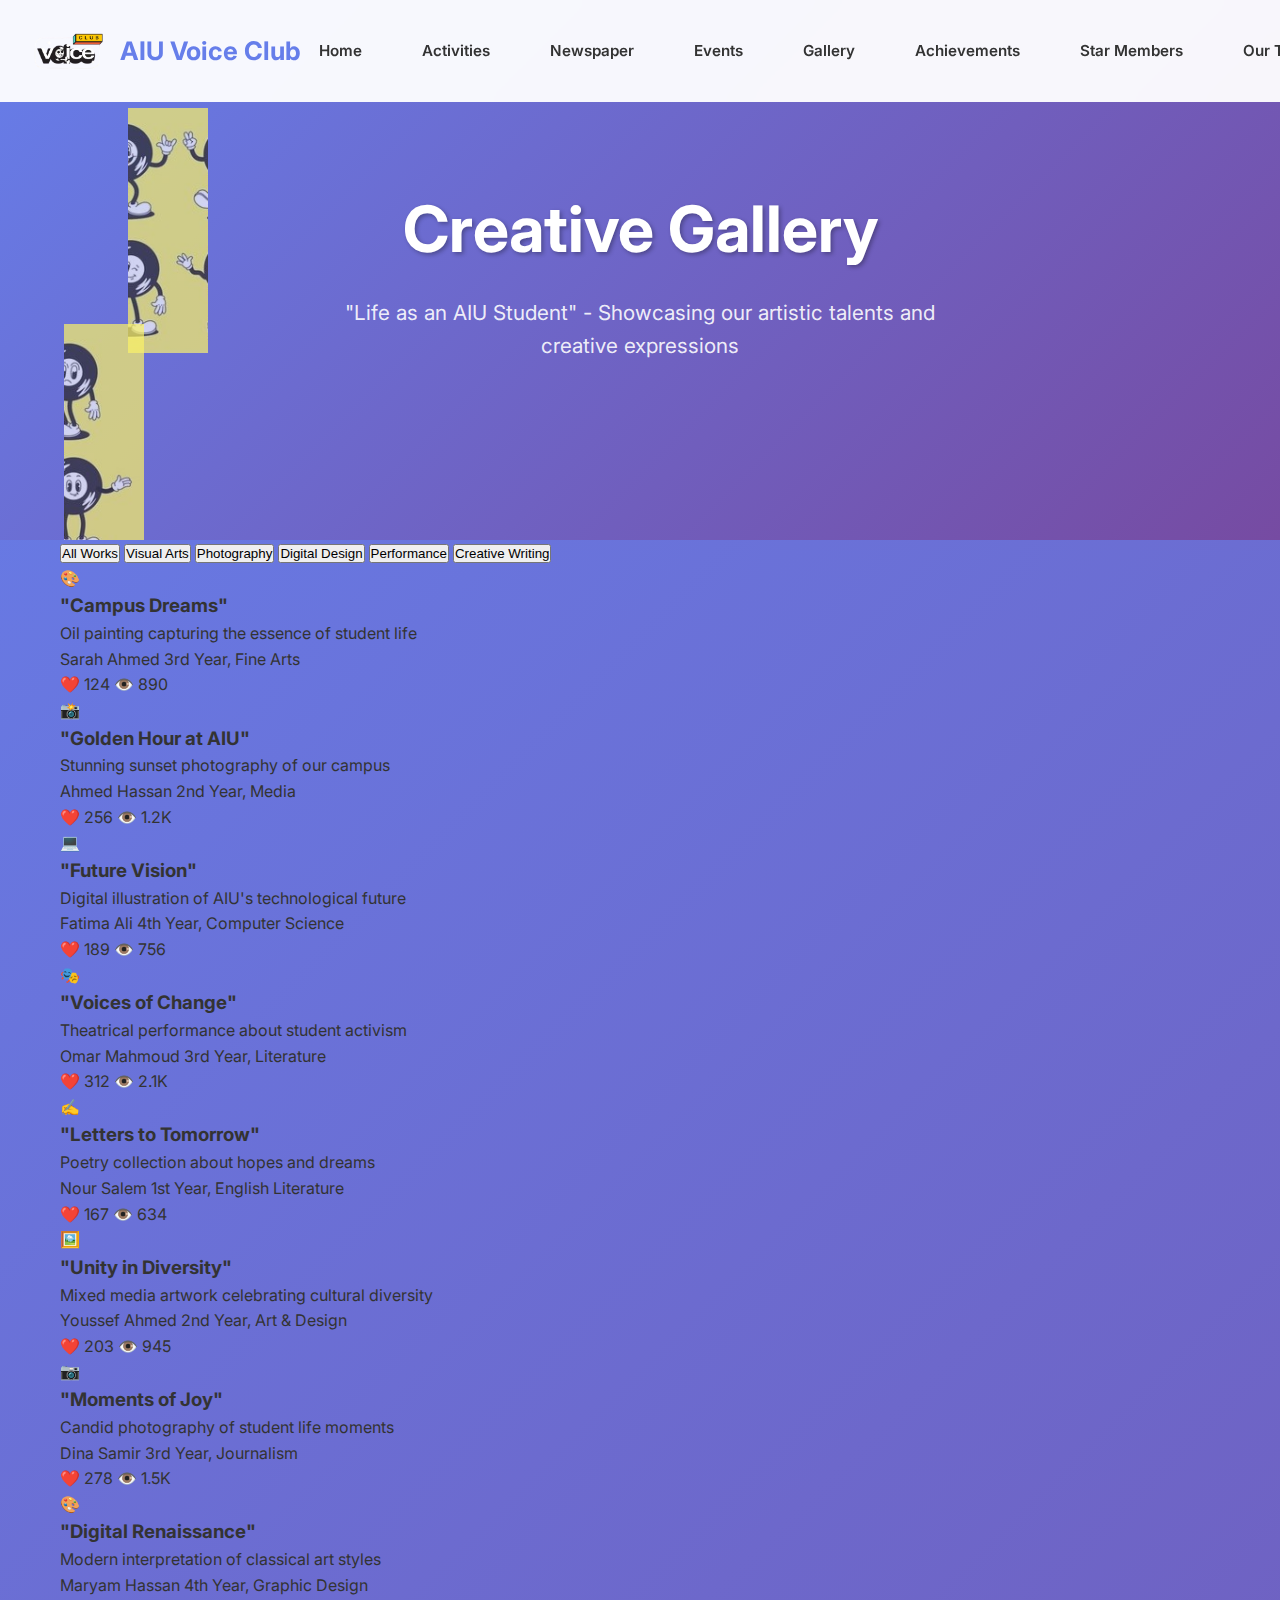
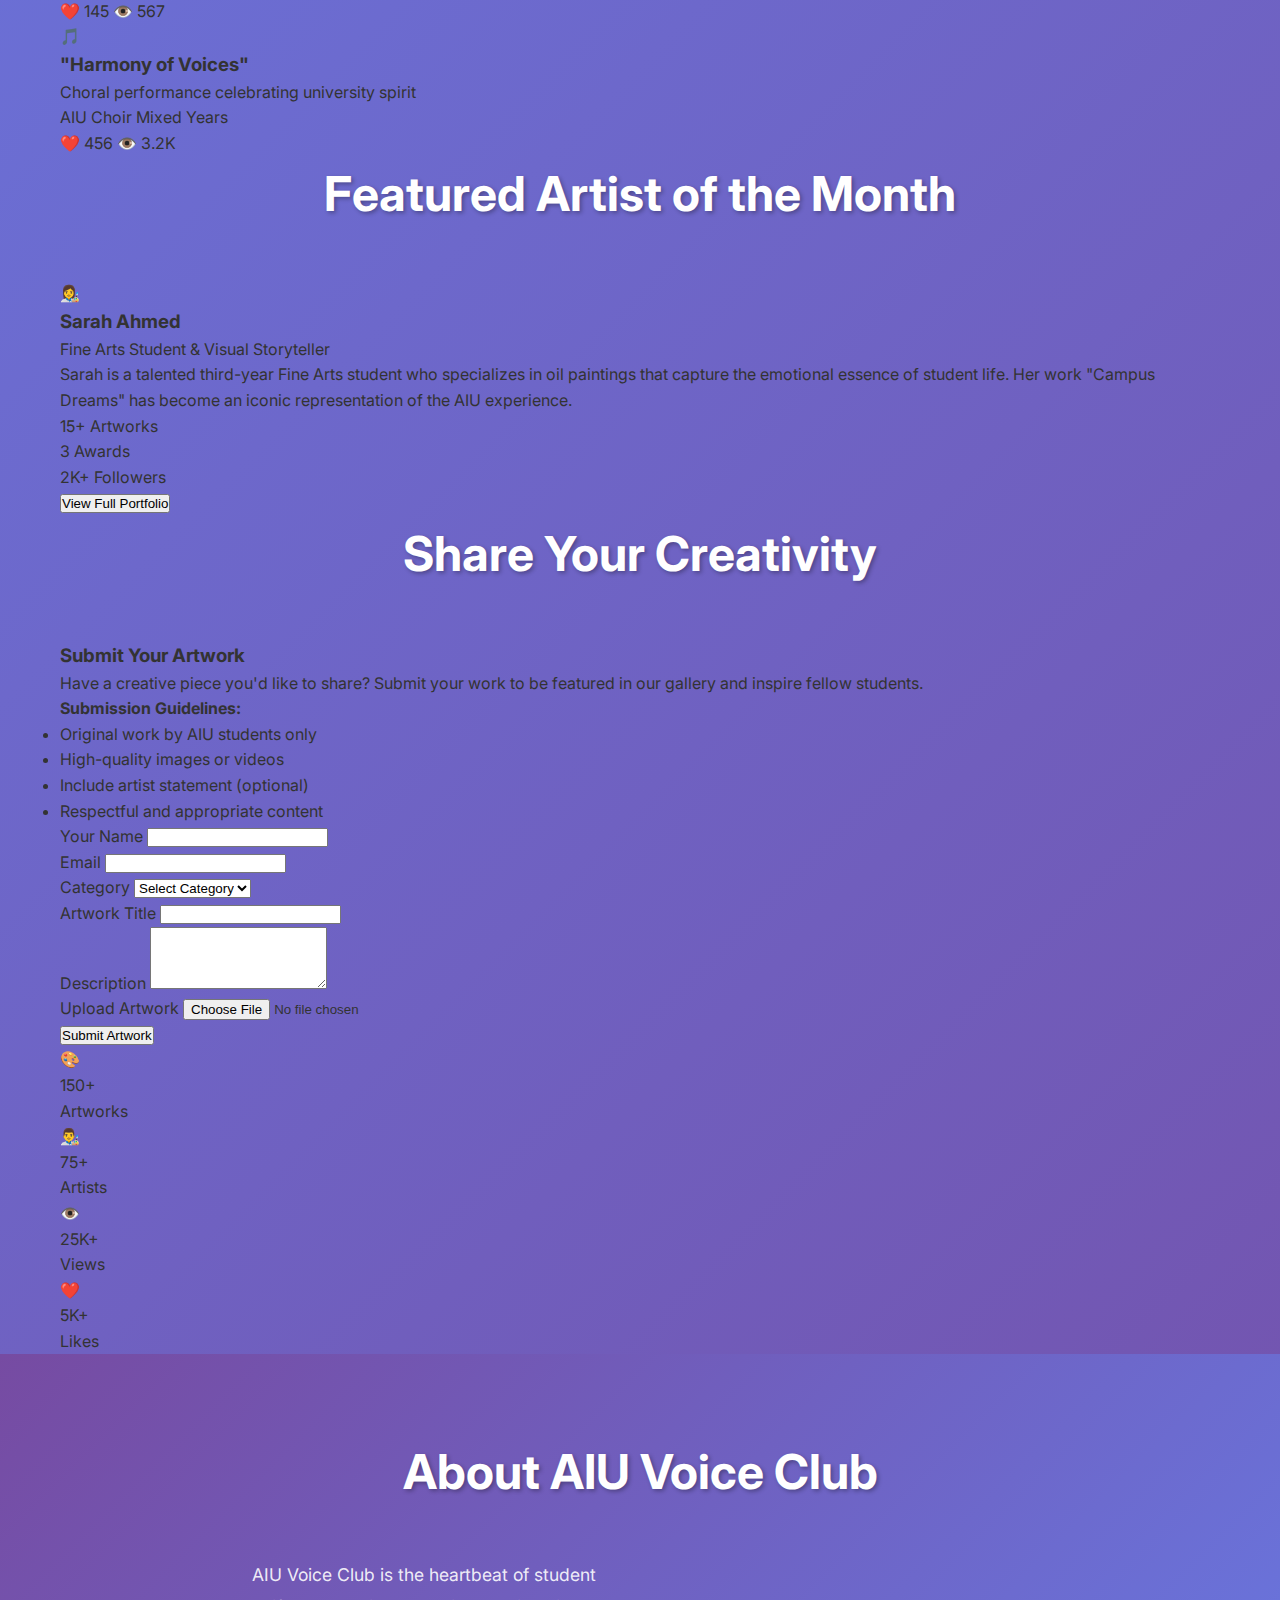
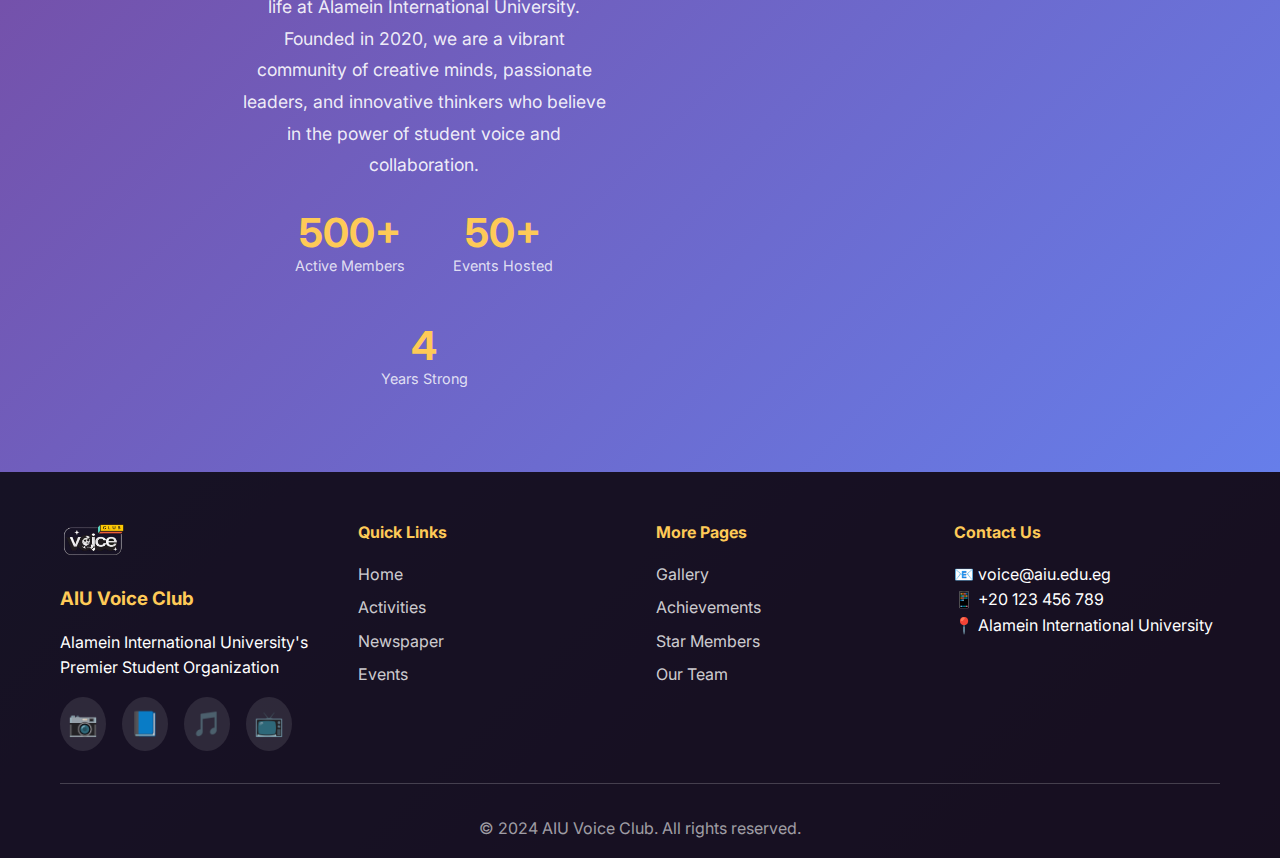
<file: gallery.html>
<!DOCTYPE html>
<html lang="en" dir="ltr">
<head>
    <meta charset="UTF-8">
    <meta name="viewport" content="width=device-width, initial-scale=1.0">
    <title>Gallery - AIU Voice Club</title>
    <link rel="stylesheet" href="styles.css">
    <link rel="preconnect" href="https://fonts.googleapis.com">
    <link rel="preconnect" href="https://fonts.gstatic.com" crossorigin>
    <link href="https://fonts.googleapis.com/css2?family=Inter:wght@300;400;600;700&family=Cairo:wght@300;400;600;700&display=swap" rel="stylesheet">
</head>
<body>
    <!-- Navigation Bar -->
    <nav class="navbar">
        <div class="nav-container">
            <div class="nav-logo">
                <img src="img/vice.logo.png" alt="AIU Voice Club Logo" class="logo">
                <span class="nav-title">AIU Voice Club</span>
            </div>
            <ul class="nav-menu">
                <li><a href="index.html" class="nav-link">Home</a></li>
                <li><a href="activities.html" class="nav-link">Activities</a></li>
                <li><a href="newspaper.html" class="nav-link">Newspaper</a></li>
                <li><a href="events.html" class="nav-link">Events</a></li>
                <li><a href="gallery.html" class="nav-link">Gallery</a></li>
                <li><a href="achievements.html" class="nav-link">Achievements</a></li>
                <li><a href="star-members.html" class="nav-link">Star Members</a></li>
                <li><a href="hierarchy.html" class="nav-link">Our Team</a></li>
            </ul>
            <div class="hamburger">
                <span></span>
                <span></span>
                <span></span>
            </div>
        </div>
    </nav>

    <!-- Hero Section -->
    <section class="page-hero gallery-hero">
        <div class="hero-content">
            <div class="floating-chars">
                <img src="img/Char/char5.png" alt="Character 5" class="floating-char char1">
                <img src="img/Char/char9.png" alt="Character 9" class="floating-char char2">
            </div>
            <h1 class="page-title">Creative Gallery</h1>
            <p class="page-subtitle">"Life as an AIU Student" - Showcasing our artistic talents and creative expressions</p>
        </div>
    </section>

    <!-- Gallery Categories -->
    <section class="gallery-categories">
        <div class="container">
            <div class="category-filters">
                <button type="button" class="filter-btn active" data-filter="all">All Works</button>
                <button type="button" class="filter-btn" data-filter="visual-arts">Visual Arts</button>
                <button type="button" class="filter-btn" data-filter="photography">Photography</button>
                <button type="button" class="filter-btn" data-filter="digital-design">Digital Design</button>
                <button type="button" class="filter-btn" data-filter="performance">Performance</button>
                <button type="button" class="filter-btn" data-filter="writing">Creative Writing</button>
            </div>
        </div>
    </section>

    <!-- Main Gallery -->
    <section class="main-gallery">
        <div class="container">
            <div class="gallery-grid">
                <!-- Visual Arts -->
                <div class="gallery-item" data-category="visual-arts">
                    <div class="gallery-card">
                        <div class="gallery-image">🎨</div>
                        <div class="gallery-info">
                            <h3>"Campus Dreams"</h3>
                            <p>Oil painting capturing the essence of student life</p>
                            <div class="artist-info">
                                <span class="artist-name">Sarah Ahmed</span>
                                <span class="artist-year">3rd Year, Fine Arts</span>
                            </div>
                            <div class="gallery-stats">
                                <span class="likes">❤️ 124</span>
                                <span class="views">👁️ 890</span>
                            </div>
                        </div>
                    </div>
                </div>

                <div class="gallery-item" data-category="photography">
                    <div class="gallery-card">
                        <div class="gallery-image">📸</div>
                        <div class="gallery-info">
                            <h3>"Golden Hour at AIU"</h3>
                            <p>Stunning sunset photography of our campus</p>
                            <div class="artist-info">
                                <span class="artist-name">Ahmed Hassan</span>
                                <span class="artist-year">2nd Year, Media</span>
                            </div>
                            <div class="gallery-stats">
                                <span class="likes">❤️ 256</span>
                                <span class="views">👁️ 1.2K</span>
                            </div>
                        </div>
                    </div>
                </div>

                <div class="gallery-item" data-category="digital-design">
                    <div class="gallery-card">
                        <div class="gallery-image">💻</div>
                        <div class="gallery-info">
                            <h3>"Future Vision"</h3>
                            <p>Digital illustration of AIU's technological future</p>
                            <div class="artist-info">
                                <span class="artist-name">Fatima Ali</span>
                                <span class="artist-year">4th Year, Computer Science</span>
                            </div>
                            <div class="gallery-stats">
                                <span class="likes">❤️ 189</span>
                                <span class="views">👁️ 756</span>
                            </div>
                        </div>
                    </div>
                </div>

                <div class="gallery-item" data-category="performance">
                    <div class="gallery-card">
                        <div class="gallery-image">🎭</div>
                        <div class="gallery-info">
                            <h3>"Voices of Change"</h3>
                            <p>Theatrical performance about student activism</p>
                            <div class="artist-info">
                                <span class="artist-name">Omar Mahmoud</span>
                                <span class="artist-year">3rd Year, Literature</span>
                            </div>
                            <div class="gallery-stats">
                                <span class="likes">❤️ 312</span>
                                <span class="views">👁️ 2.1K</span>
                            </div>
                        </div>
                    </div>
                </div>

                <div class="gallery-item" data-category="writing">
                    <div class="gallery-card">
                        <div class="gallery-image">✍️</div>
                        <div class="gallery-info">
                            <h3>"Letters to Tomorrow"</h3>
                            <p>Poetry collection about hopes and dreams</p>
                            <div class="artist-info">
                                <span class="artist-name">Nour Salem</span>
                                <span class="artist-year">1st Year, English Literature</span>
                            </div>
                            <div class="gallery-stats">
                                <span class="likes">❤️ 167</span>
                                <span class="views">👁️ 634</span>
                            </div>
                        </div>
                    </div>
                </div>

                <div class="gallery-item" data-category="visual-arts">
                    <div class="gallery-card">
                        <div class="gallery-image">🖼️</div>
                        <div class="gallery-info">
                            <h3>"Unity in Diversity"</h3>
                            <p>Mixed media artwork celebrating cultural diversity</p>
                            <div class="artist-info">
                                <span class="artist-name">Youssef Ahmed</span>
                                <span class="artist-year">2nd Year, Art & Design</span>
                            </div>
                            <div class="gallery-stats">
                                <span class="likes">❤️ 203</span>
                                <span class="views">👁️ 945</span>
                            </div>
                        </div>
                    </div>
                </div>

                <div class="gallery-item" data-category="photography">
                    <div class="gallery-card">
                        <div class="gallery-image">📷</div>
                        <div class="gallery-info">
                            <h3>"Moments of Joy"</h3>
                            <p>Candid photography of student life moments</p>
                            <div class="artist-info">
                                <span class="artist-name">Dina Samir</span>
                                <span class="artist-year">3rd Year, Journalism</span>
                            </div>
                            <div class="gallery-stats">
                                <span class="likes">❤️ 278</span>
                                <span class="views">👁️ 1.5K</span>
                            </div>
                        </div>
                    </div>
                </div>

                <div class="gallery-item" data-category="digital-design">
                    <div class="gallery-card">
                        <div class="gallery-image">🎨</div>
                        <div class="gallery-info">
                            <h3>"Digital Renaissance"</h3>
                            <p>Modern interpretation of classical art styles</p>
                            <div class="artist-info">
                                <span class="artist-name">Maryam Hassan</span>
                                <span class="artist-year">4th Year, Graphic Design</span>
                            </div>
                            <div class="gallery-stats">
                                <span class="likes">❤️ 145</span>
                                <span class="views">👁️ 567</span>
                            </div>
                        </div>
                    </div>
                </div>

                <div class="gallery-item" data-category="performance">
                    <div class="gallery-card">
                        <div class="gallery-image">🎵</div>
                        <div class="gallery-info">
                            <h3>"Harmony of Voices"</h3>
                            <p>Choral performance celebrating university spirit</p>
                            <div class="artist-info">
                                <span class="artist-name">AIU Choir</span>
                                <span class="artist-year">Mixed Years</span>
                            </div>
                            <div class="gallery-stats">
                                <span class="likes">❤️ 456</span>
                                <span class="views">👁️ 3.2K</span>
                            </div>
                        </div>
                    </div>
                </div>
            </div>
        </div>
    </section>

    <!-- Featured Artist Section -->
    <section class="featured-artist">
        <div class="container">
            <h2 class="section-title">Featured Artist of the Month</h2>
            <div class="artist-spotlight">
                <div class="artist-image">
                    <div class="artist-avatar">👩‍🎨</div>
                </div>
                <div class="artist-details">
                    <h3>Sarah Ahmed</h3>
                    <p class="artist-title">Fine Arts Student & Visual Storyteller</p>
                    <p class="artist-bio">Sarah is a talented third-year Fine Arts student who specializes in oil paintings that capture the emotional essence of student life. Her work "Campus Dreams" has become an iconic representation of the AIU experience.</p>
                    <div class="artist-achievements">
                        <div class="achievement">
                            <span class="achievement-number">15+</span>
                            <span class="achievement-label">Artworks</span>
                        </div>
                        <div class="achievement">
                            <span class="achievement-number">3</span>
                            <span class="achievement-label">Awards</span>
                        </div>
                        <div class="achievement">
                            <span class="achievement-number">2K+</span>
                            <span class="achievement-label">Followers</span>
                        </div>
                    </div>
                    <button type="button" class="view-portfolio-btn">View Full Portfolio</button>
                </div>
            </div>
        </div>
    </section>

    <!-- Submit Your Work Section -->
    <section class="submit-work">
        <div class="container">
            <h2 class="section-title">Share Your Creativity</h2>
            <div class="submit-content">
                <div class="submit-info">
                    <h3>Submit Your Artwork</h3>
                    <p>Have a creative piece you'd like to share? Submit your work to be featured in our gallery and inspire fellow students.</p>
                    <div class="submission-guidelines">
                        <h4>Submission Guidelines:</h4>
                        <ul>
                            <li>Original work by AIU students only</li>
                            <li>High-quality images or videos</li>
                            <li>Include artist statement (optional)</li>
                            <li>Respectful and appropriate content</li>
                        </ul>
                    </div>
                </div>
                <div class="submission-form">
                    <form class="artwork-form">
                        <div class="form-group">
                            <label for="artist-name">Your Name</label>
                            <input type="text" id="artist-name" name="name" required>
                        </div>
                        <div class="form-group">
                            <label for="artist-email">Email</label>
                            <input type="email" id="artist-email" name="email" required>
                        </div>
                        <div class="form-group">
                            <label for="artwork-category">Category</label>
                            <select id="artwork-category" name="category" required>
                                <option value="">Select Category</option>
                                <option value="visual-arts">Visual Arts</option>
                                <option value="photography">Photography</option>
                                <option value="digital-design">Digital Design</option>
                                <option value="performance">Performance</option>
                                <option value="writing">Creative Writing</option>
                            </select>
                        </div>
                        <div class="form-group">
                            <label for="artwork-title">Artwork Title</label>
                            <input type="text" id="artwork-title" name="title" required>
                        </div>
                        <div class="form-group">
                            <label for="artwork-description">Description</label>
                            <textarea id="artwork-description" name="description" rows="4" required></textarea>
                        </div>
                        <div class="form-group">
                            <label for="artwork-file">Upload Artwork</label>
                            <input type="file" id="artwork-file" name="file" accept="image/*,video/*" required>
                        </div>
                        <button type="submit" class="submit-artwork-btn">Submit Artwork</button>
                    </form>
                </div>
            </div>
        </div>
    </section>

    <!-- Gallery Stats -->
    <section class="gallery-stats">
        <div class="container">
            <div class="stats-grid">
                <div class="stat-card">
                    <div class="stat-icon">🎨</div>
                    <div class="stat-number">150+</div>
                    <div class="stat-label">Artworks</div>
                </div>
                <div class="stat-card">
                    <div class="stat-icon">👨‍🎨</div>
                    <div class="stat-number">75+</div>
                    <div class="stat-label">Artists</div>
                </div>
                <div class="stat-card">
                    <div class="stat-icon">👁️</div>
                    <div class="stat-number">25K+</div>
                    <div class="stat-label">Views</div>
                </div>
                <div class="stat-card">
                    <div class="stat-icon">❤️</div>
                    <div class="stat-number">5K+</div>
                    <div class="stat-label">Likes</div>
                </div>
            </div>
        </div>
    </section>

    <!-- About AIU Voice Club Section -->
    <section class="about-club">
        <div class="container">
            <h2 class="section-title">About AIU Voice Club</h2>
            <div class="about-content">
                <div class="about-text">
                    <p>AIU Voice Club is the heartbeat of student life at Alamein International University. Founded in 2020, we are a vibrant community of creative minds, passionate leaders, and innovative thinkers who believe in the power of student voice and collaboration.</p>
                    <div class="about-highlights">
                        <div class="highlight">
                            <span class="highlight-number">500+</span>
                            <span class="highlight-label">Active Members</span>
                        </div>
                        <div class="highlight">
                            <span class="highlight-number">50+</span>
                            <span class="highlight-label">Events Hosted</span>
                        </div>
                        <div class="highlight">
                            <span class="highlight-number">4</span>
                            <span class="highlight-label">Years Strong</span>
                        </div>
                    </div>
                </div>
            </div>
        </div>
    </section>

    <!-- Footer -->
    <footer class="footer">
        <div class="container">
            <div class="footer-content">
                <div class="footer-section">
                    <img src="img/vice.logo.png" alt="AIU Voice Club Logo" class="footer-logo">
                    <h3>AIU Voice Club</h3>
                    <p>Alamein International University's Premier Student Organization</p>
                    <div class="social-icons">
                        <a href="#" class="social-icon" title="Instagram">📷</a>
                        <a href="#" class="social-icon" title="Facebook">📘</a>
                        <a href="#" class="social-icon" title="Anghami">🎵</a>
                        <a href="#" class="social-icon" title="YouTube">📺</a>
                    </div>
                </div>
                <div class="footer-section">
                    <h4>Quick Links</h4>
                    <ul>
                        <li><a href="index.html">Home</a></li>
                        <li><a href="activities.html">Activities</a></li>
                        <li><a href="newspaper.html">Newspaper</a></li>
                        <li><a href="events.html">Events</a></li>
                    </ul>
                </div>
                <div class="footer-section">
                    <h4>More Pages</h4>
                    <ul>
                        <li><a href="gallery.html">Gallery</a></li>
                        <li><a href="achievements.html">Achievements</a></li>
                        <li><a href="star-members.html">Star Members</a></li>
                        <li><a href="hierarchy.html">Our Team</a></li>
                    </ul>
                </div>
                <div class="footer-section">
                    <h4>Contact Us</h4>
                    <p>📧 voice@aiu.edu.eg</p>
                    <p>📱 +20 123 456 789</p>
                    <p>📍 Alamein International University</p>
                </div>
            </div>
            <div class="footer-bottom">
                <p>&copy; 2024 AIU Voice Club. All rights reserved.</p>
            </div>
        </div>
    </footer>

    <script src="script.js"></script>
</body>
</html>
</file>
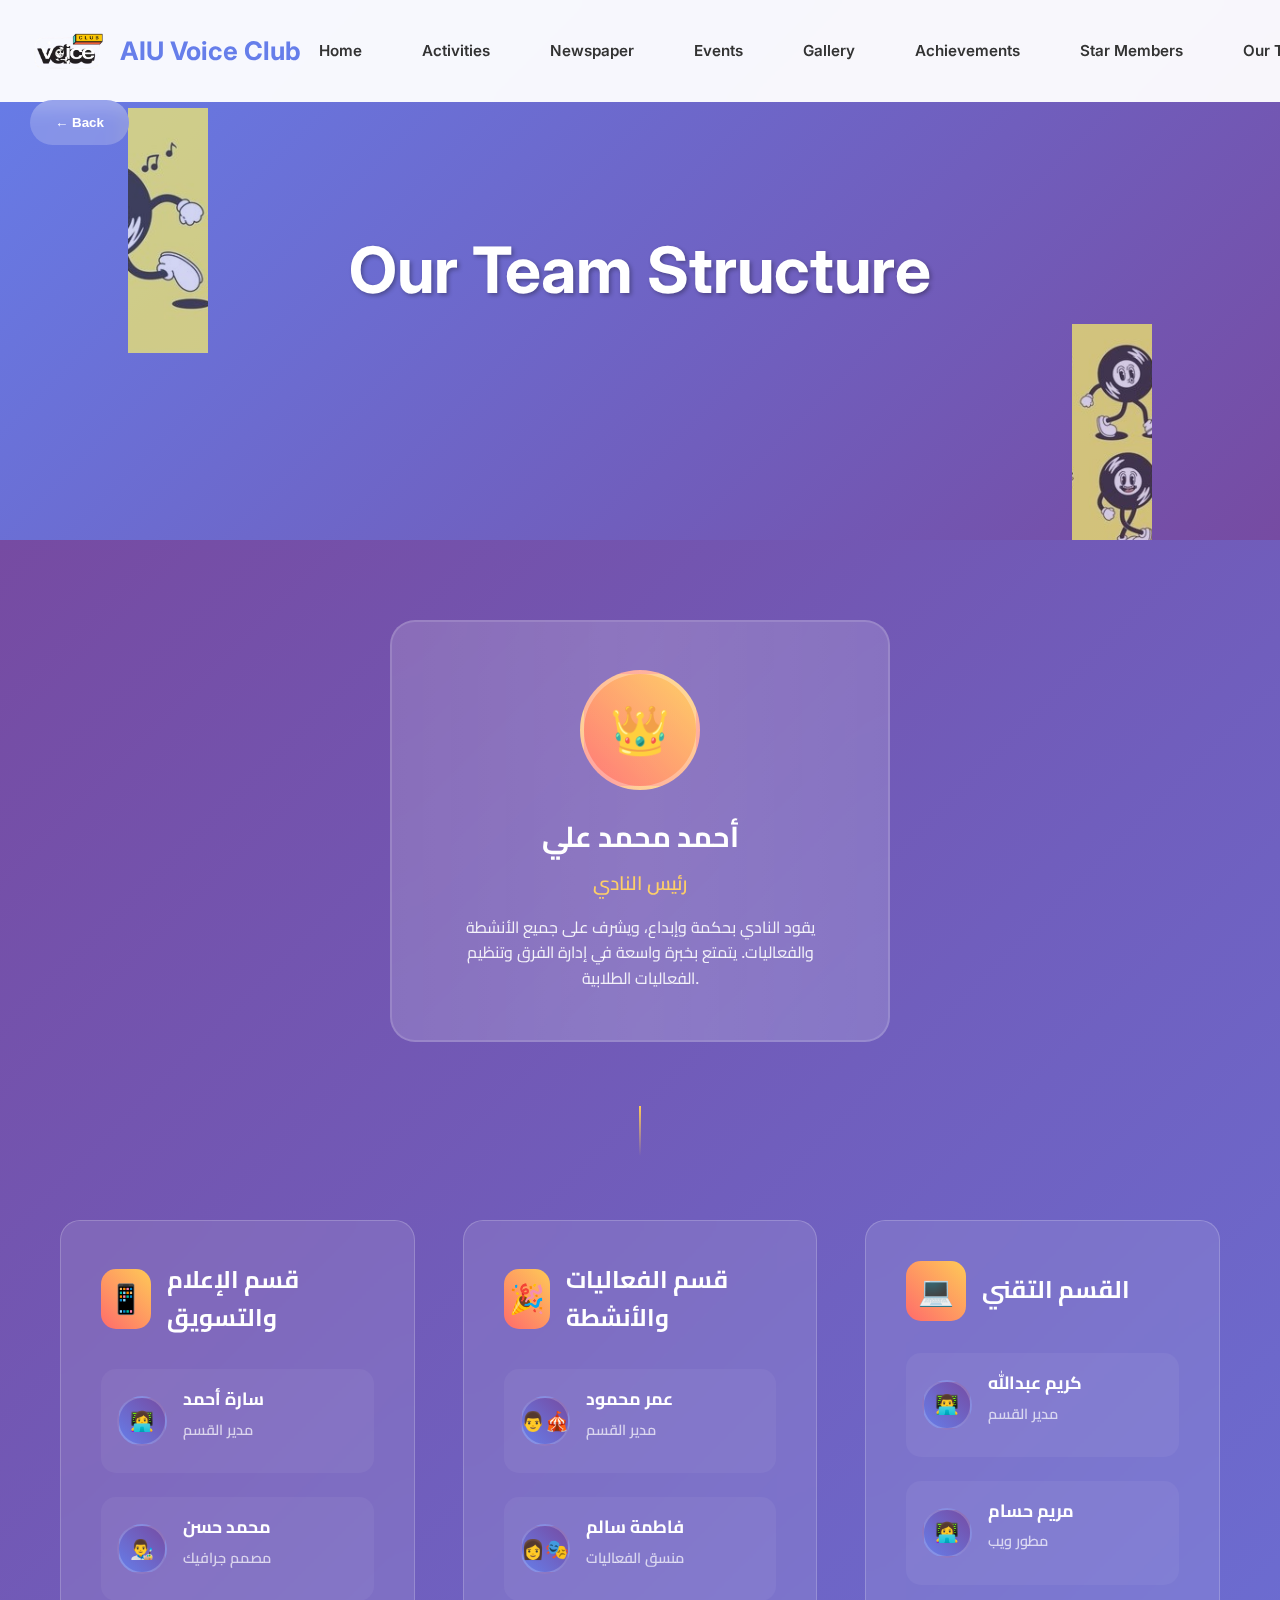
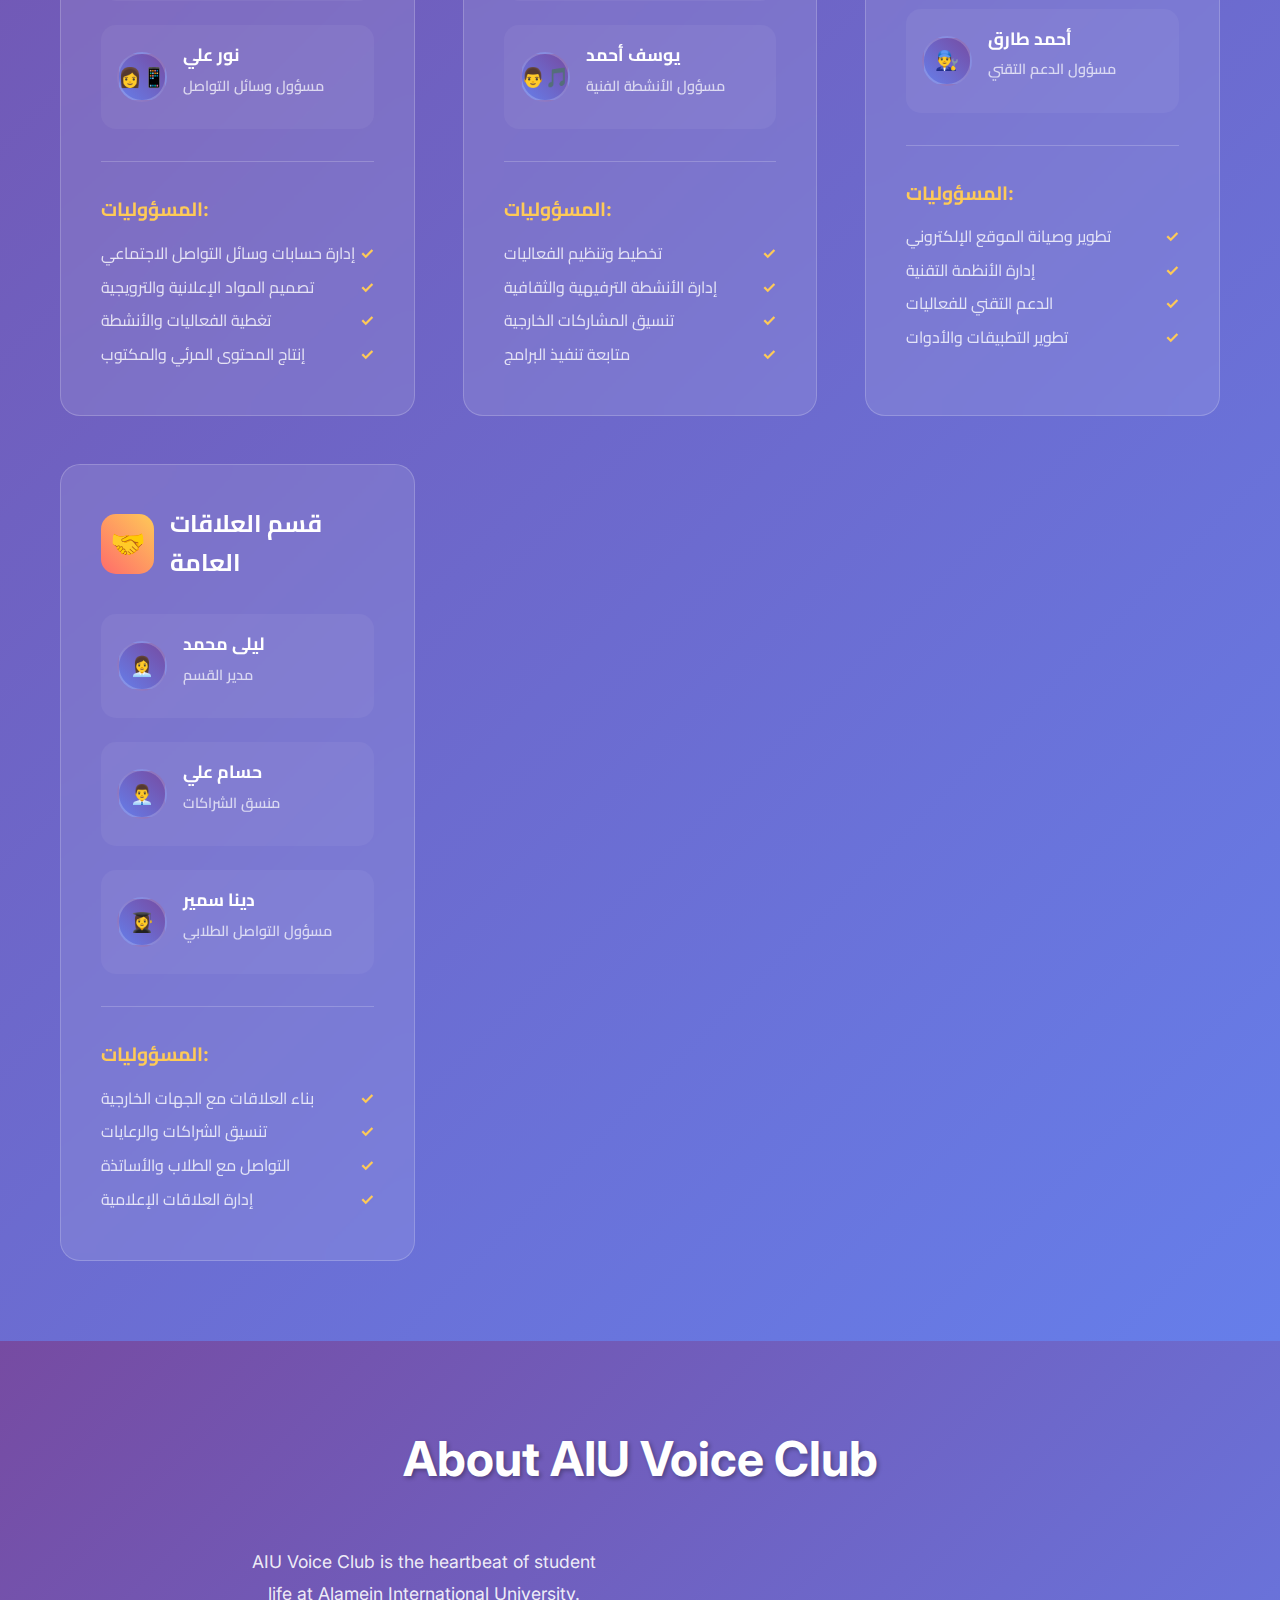
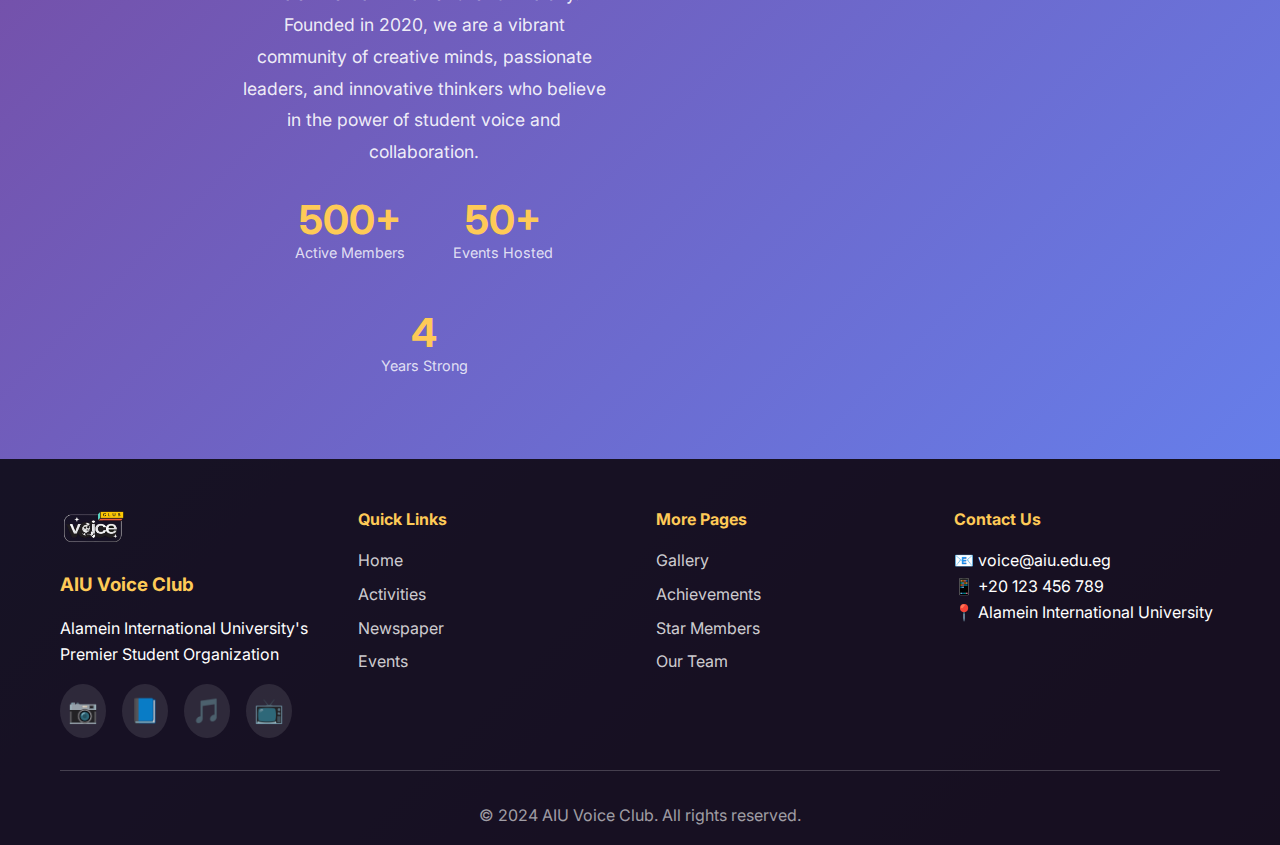
<file: hierarchy.html>
<!DOCTYPE html>
<html lang="en" dir="ltr">
<head>
    <meta charset="UTF-8">
    <meta name="viewport" content="width=device-width, initial-scale=1.0">
    <title>Our Team - AIU Voice Club</title>
    <link rel="stylesheet" href="styles.css">
    <link rel="preconnect" href="https://fonts.googleapis.com">
    <link rel="preconnect" href="https://fonts.gstatic.com" crossorigin>
    <link href="https://fonts.googleapis.com/css2?family=Inter:wght@300;400;600;700&family=Cairo:wght@300;400;600;700&display=swap" rel="stylesheet">
    <style>
        .hierarchy-hero {
            min-height: 60vh;
            display: flex;
            align-items: center;
            justify-content: center;
            background: linear-gradient(135deg, #667eea 0%, #764ba2 100%);
            position: relative;
            overflow: hidden;
        }

        .hierarchy-title {
            font-size: 4rem;
            font-weight: 700;
            color: white;
            text-align: center;
            text-shadow: 2px 2px 4px rgba(0,0,0,0.3);
            animation: fadeInUp 1s ease;
        }

        .org-chart {
            padding: 80px 0;
            background: linear-gradient(135deg, #764ba2 0%, #667eea 100%);
        }

        .president-section {
            text-align: center;
            margin-bottom: 4rem;
        }

        .president-card {
            background: rgba(255, 255, 255, 0.1);
            backdrop-filter: blur(20px);
            border-radius: 25px;
            padding: 3rem;
            max-width: 500px;
            margin: 0 auto;
            border: 2px solid rgba(255, 255, 255, 0.2);
            position: relative;
            overflow: hidden;
        }

        .president-card::before {
            content: '';
            position: absolute;
            top: -50%;
            left: -50%;
            width: 200%;
            height: 200%;
            background: linear-gradient(45deg, transparent, rgba(255,255,255,0.1), transparent);
            transform: rotate(45deg);
            animation: shine 3s infinite;
        }

        @keyframes shine {
            0% { transform: translateX(-100%) translateY(-100%) rotate(45deg); }
            50% { transform: translateX(100%) translateY(100%) rotate(45deg); }
            100% { transform: translateX(-100%) translateY(-100%) rotate(45deg); }
        }

        .member-avatar {
            width: 120px;
            height: 120px;
            border-radius: 50%;
            background: linear-gradient(45deg, #ff6b6b, #feca57);
            display: flex;
            align-items: center;
            justify-content: center;
            font-size: 3rem;
            margin: 0 auto 1.5rem;
            border: 4px solid rgba(255, 255, 255, 0.3);
            animation: float 3s ease-in-out infinite;
        }

        .member-name {
            font-size: 1.8rem;
            font-weight: 700;
            color: white;
            margin-bottom: 0.5rem;
        }

        .member-position {
            font-size: 1.2rem;
            color: #feca57;
            margin-bottom: 1rem;
            font-weight: 600;
        }

        .member-description {
            color: rgba(255, 255, 255, 0.9);
            line-height: 1.6;
            font-size: 1rem;
        }

        .departments-grid {
            display: grid;
            grid-template-columns: repeat(auto-fit, minmax(350px, 1fr));
            gap: 3rem;
            margin-top: 4rem;
        }

        .department-card {
            background: rgba(255, 255, 255, 0.1);
            backdrop-filter: blur(15px);
            border-radius: 20px;
            padding: 2.5rem;
            border: 1px solid rgba(255, 255, 255, 0.2);
            transition: all 0.3s ease;
            position: relative;
        }

        .department-card:hover {
            transform: translateY(-10px);
            background: rgba(255, 255, 255, 0.15);
            box-shadow: 0 20px 40px rgba(0, 0, 0, 0.2);
        }

        .department-header {
            display: flex;
            align-items: center;
            gap: 1rem;
            margin-bottom: 2rem;
        }

        .department-icon {
            width: 60px;
            height: 60px;
            border-radius: 15px;
            background: linear-gradient(45deg, #ff6b6b, #feca57);
            display: flex;
            align-items: center;
            justify-content: center;
            font-size: 1.8rem;
        }

        .department-title {
            font-size: 1.5rem;
            font-weight: 700;
            color: white;
        }

        .team-members {
            display: flex;
            flex-direction: column;
            gap: 1.5rem;
        }

        .team-member {
            display: flex;
            align-items: center;
            gap: 1rem;
            background: rgba(255, 255, 255, 0.05);
            border-radius: 15px;
            padding: 1rem;
            transition: all 0.3s ease;
        }

        .team-member:hover {
            background: rgba(255, 255, 255, 0.1);
            transform: translateX(10px);
        }

        .member-mini-avatar {
            width: 50px;
            height: 50px;
            border-radius: 50%;
            background: linear-gradient(45deg, #667eea, #764ba2);
            display: flex;
            align-items: center;
            justify-content: center;
            font-size: 1.2rem;
            border: 2px solid rgba(255, 255, 255, 0.2);
        }

        .member-info h4 {
            color: white;
            font-size: 1.1rem;
            margin-bottom: 0.3rem;
        }

        .member-role {
            color: rgba(255, 255, 255, 0.7);
            font-size: 0.9rem;
        }

        .responsibilities {
            margin-top: 2rem;
            padding-top: 2rem;
            border-top: 1px solid rgba(255, 255, 255, 0.2);
        }

        .responsibilities h4 {
            color: #feca57;
            font-size: 1.2rem;
            margin-bottom: 1rem;
        }

        .responsibilities ul {
            list-style: none;
            padding: 0;
        }

        .responsibilities li {
            color: rgba(255, 255, 255, 0.8);
            margin-bottom: 0.5rem;
            padding-right: 1rem;
            position: relative;
        }

        .responsibilities li::before {
            content: '✓';
            position: absolute;
            right: 0;
            color: #feca57;
            font-weight: bold;
        }

        .back-button {
            position: fixed;
            top: 100px;
            left: 30px;
            background: rgba(255, 255, 255, 0.2);
            backdrop-filter: blur(10px);
            border: none;
            border-radius: 50px;
            padding: 15px 25px;
            color: white;
            font-weight: 600;
            cursor: pointer;
            transition: all 0.3s ease;
            z-index: 1000;
        }

        .back-button:hover {
            background: rgba(255, 255, 255, 0.3);
            transform: translateX(-5px);
        }

        .connection-lines {
            position: relative;
            display: flex;
            justify-content: center;
            margin: 2rem 0;
        }

        .connection-line {
            width: 2px;
            height: 50px;
            background: linear-gradient(to bottom, #feca57, transparent);
        }

        @media (max-width: 768px) {
            .hierarchy-title {
                font-size: 2.5rem;
            }

            .departments-grid {
                grid-template-columns: 1fr;
                gap: 2rem;
            }

            .department-card {
                padding: 2rem;
            }

            .president-card {
                margin: 0 2rem;
                padding: 2rem;
            }

            .member-avatar {
                width: 100px;
                height: 100px;
                font-size: 2.5rem;
            }

            .back-button {
                top: 80px;
                left: 20px;
                padding: 10px 20px;
            }
        }
    </style>
</head>
<body>
    <!-- Navigation Bar -->
    <nav class="navbar">
        <div class="nav-container">
            <div class="nav-logo">
                <img src="img/vice.logo.png" alt="AIU Voice Club Logo" class="logo">
                <span class="nav-title">AIU Voice Club</span>
            </div>
            <ul class="nav-menu">
                <li><a href="index.html" class="nav-link">Home</a></li>
                <li><a href="activities.html" class="nav-link">Activities</a></li>
                <li><a href="newspaper.html" class="nav-link">Newspaper</a></li>
                <li><a href="events.html" class="nav-link">Events</a></li>
                <li><a href="gallery.html" class="nav-link">Gallery</a></li>
                <li><a href="achievements.html" class="nav-link">Achievements</a></li>
                <li><a href="star-members.html" class="nav-link">Star Members</a></li>
                <li><a href="hierarchy.html" class="nav-link">Our Team</a></li>
            </ul>
            <div class="hamburger">
                <span></span>
                <span></span>
                <span></span>
            </div>
        </div>
    </nav>

    <!-- Back Button -->
    <button class="back-button" onclick="window.history.back()">
        ← Back
    </button>

    <!-- Hero Section -->
    <section class="hierarchy-hero">
        <div class="floating-elements">
            <img src="img/Char/char3.png" alt="Character" class="floating-char" style="top: 20%; left: 10%; width: 80px;">
            <img src="img/Char/char7.png" alt="Character" class="floating-char" style="top: 60%; right: 10%; width: 80px;">
        </div>
        <h1 class="hierarchy-title">Our Team Structure</h1>
    </section>

    <!-- Organization Chart -->
    <section class="org-chart">
        <div class="container">
            <!-- President Section -->
            <div class="president-section">
                <div class="president-card">
                    <div class="member-avatar">👑</div>
                    <h2 class="member-name">أحمد محمد علي</h2>
                    <p class="member-position">رئيس النادي</p>
                    <p class="member-description">
                        يقود النادي بحكمة وإبداع، ويشرف على جميع الأنشطة والفعاليات. 
                        يتمتع بخبرة واسعة في إدارة الفرق وتنظيم الفعاليات الطلابية.
                    </p>
                </div>
            </div>

            <!-- Connection Line -->
            <div class="connection-lines">
                <div class="connection-line"></div>
            </div>

            <!-- Departments Grid -->
            <div class="departments-grid">
                <!-- Media Department -->
                <div class="department-card">
                    <div class="department-header">
                        <div class="department-icon">📱</div>
                        <h3 class="department-title">قسم الإعلام والتسويق</h3>
                    </div>
                    
                    <div class="team-members">
                        <div class="team-member">
                            <div class="member-mini-avatar">👩‍💻</div>
                            <div class="member-info">
                                <h4>سارة أحمد</h4>
                                <p class="member-role">مدير القسم</p>
                            </div>
                        </div>
                        <div class="team-member">
                            <div class="member-mini-avatar">👨‍🎨</div>
                            <div class="member-info">
                                <h4>محمد حسن</h4>
                                <p class="member-role">مصمم جرافيك</p>
                            </div>
                        </div>
                        <div class="team-member">
                            <div class="member-mini-avatar">👩‍📱</div>
                            <div class="member-info">
                                <h4>نور علي</h4>
                                <p class="member-role">مسؤول وسائل التواصل</p>
                            </div>
                        </div>
                    </div>

                    <div class="responsibilities">
                        <h4>المسؤوليات:</h4>
                        <ul>
                            <li>إدارة حسابات وسائل التواصل الاجتماعي</li>
                            <li>تصميم المواد الإعلانية والترويجية</li>
                            <li>تغطية الفعاليات والأنشطة</li>
                            <li>إنتاج المحتوى المرئي والمكتوب</li>
                        </ul>
                    </div>
                </div>

                <!-- Events Department -->
                <div class="department-card">
                    <div class="department-header">
                        <div class="department-icon">🎉</div>
                        <h3 class="department-title">قسم الفعاليات والأنشطة</h3>
                    </div>
                    
                    <div class="team-members">
                        <div class="team-member">
                            <div class="member-mini-avatar">👨‍🎪</div>
                            <div class="member-info">
                                <h4>عمر محمود</h4>
                                <p class="member-role">مدير القسم</p>
                            </div>
                        </div>
                        <div class="team-member">
                            <div class="member-mini-avatar">👩‍🎭</div>
                            <div class="member-info">
                                <h4>فاطمة سالم</h4>
                                <p class="member-role">منسق الفعاليات</p>
                            </div>
                        </div>
                        <div class="team-member">
                            <div class="member-mini-avatar">👨‍🎵</div>
                            <div class="member-info">
                                <h4>يوسف أحمد</h4>
                                <p class="member-role">مسؤول الأنشطة الفنية</p>
                            </div>
                        </div>
                    </div>

                    <div class="responsibilities">
                        <h4>المسؤوليات:</h4>
                        <ul>
                            <li>تخطيط وتنظيم الفعاليات</li>
                            <li>إدارة الأنشطة الترفيهية والثقافية</li>
                            <li>تنسيق المشاركات الخارجية</li>
                            <li>متابعة تنفيذ البرامج</li>
                        </ul>
                    </div>
                </div>

                <!-- Technical Department -->
                <div class="department-card">
                    <div class="department-header">
                        <div class="department-icon">💻</div>
                        <h3 class="department-title">القسم التقني</h3>
                    </div>
                    
                    <div class="team-members">
                        <div class="team-member">
                            <div class="member-mini-avatar">👨‍💻</div>
                            <div class="member-info">
                                <h4>كريم عبدالله</h4>
                                <p class="member-role">مدير القسم</p>
                            </div>
                        </div>
                        <div class="team-member">
                            <div class="member-mini-avatar">👩‍💻</div>
                            <div class="member-info">
                                <h4>مريم حسام</h4>
                                <p class="member-role">مطور ويب</p>
                            </div>
                        </div>
                        <div class="team-member">
                            <div class="member-mini-avatar">👨‍🔧</div>
                            <div class="member-info">
                                <h4>أحمد طارق</h4>
                                <p class="member-role">مسؤول الدعم التقني</p>
                            </div>
                        </div>
                    </div>

                    <div class="responsibilities">
                        <h4>المسؤوليات:</h4>
                        <ul>
                            <li>تطوير وصيانة الموقع الإلكتروني</li>
                            <li>إدارة الأنظمة التقنية</li>
                            <li>الدعم التقني للفعاليات</li>
                            <li>تطوير التطبيقات والأدوات</li>
                        </ul>
                    </div>
                </div>

                <!-- Relations Department -->
                <div class="department-card">
                    <div class="department-header">
                        <div class="department-icon">🤝</div>
                        <h3 class="department-title">قسم العلاقات العامة</h3>
                    </div>
                    
                    <div class="team-members">
                        <div class="team-member">
                            <div class="member-mini-avatar">👩‍💼</div>
                            <div class="member-info">
                                <h4>ليلى محمد</h4>
                                <p class="member-role">مدير القسم</p>
                            </div>
                        </div>
                        <div class="team-member">
                            <div class="member-mini-avatar">👨‍💼</div>
                            <div class="member-info">
                                <h4>حسام علي</h4>
                                <p class="member-role">منسق الشراكات</p>
                            </div>
                        </div>
                        <div class="team-member">
                            <div class="member-mini-avatar">👩‍🎓</div>
                            <div class="member-info">
                                <h4>دينا سمير</h4>
                                <p class="member-role">مسؤول التواصل الطلابي</p>
                            </div>
                        </div>
                    </div>

                    <div class="responsibilities">
                        <h4>المسؤوليات:</h4>
                        <ul>
                            <li>بناء العلاقات مع الجهات الخارجية</li>
                            <li>تنسيق الشراكات والرعايات</li>
                            <li>التواصل مع الطلاب والأساتذة</li>
                            <li>إدارة العلاقات الإعلامية</li>
                        </ul>
                    </div>
                </div>
            </div>
        </div>
    </section>

    <!-- About AIU Voice Club Section -->
    <section class="about-club">
        <div class="container">
            <h2 class="section-title">About AIU Voice Club</h2>
            <div class="about-content">
                <div class="about-text">
                    <p>AIU Voice Club is the heartbeat of student life at Alamein International University. Founded in 2020, we are a vibrant community of creative minds, passionate leaders, and innovative thinkers who believe in the power of student voice and collaboration.</p>
                    <div class="about-highlights">
                        <div class="highlight">
                            <span class="highlight-number">500+</span>
                            <span class="highlight-label">Active Members</span>
                        </div>
                        <div class="highlight">
                            <span class="highlight-number">50+</span>
                            <span class="highlight-label">Events Hosted</span>
                        </div>
                        <div class="highlight">
                            <span class="highlight-number">4</span>
                            <span class="highlight-label">Years Strong</span>
                        </div>
                    </div>
                </div>
            </div>
        </div>
    </section>

    <!-- Footer -->
    <footer class="footer">
        <div class="container">
            <div class="footer-content">
                <div class="footer-section">
                    <img src="img/vice.logo.png" alt="AIU Voice Club Logo" class="footer-logo">
                    <h3>AIU Voice Club</h3>
                    <p>Alamein International University's Premier Student Organization</p>
                    <div class="social-icons">
                        <a href="#" class="social-icon" title="Instagram">📷</a>
                        <a href="#" class="social-icon" title="Facebook">📘</a>
                        <a href="#" class="social-icon" title="Anghami">🎵</a>
                        <a href="#" class="social-icon" title="YouTube">📺</a>
                    </div>
                </div>
                <div class="footer-section">
                    <h4>Quick Links</h4>
                    <ul>
                        <li><a href="index.html">Home</a></li>
                        <li><a href="activities.html">Activities</a></li>
                        <li><a href="newspaper.html">Newspaper</a></li>
                        <li><a href="events.html">Events</a></li>
                    </ul>
                </div>
                <div class="footer-section">
                    <h4>More Pages</h4>
                    <ul>
                        <li><a href="gallery.html">Gallery</a></li>
                        <li><a href="achievements.html">Achievements</a></li>
                        <li><a href="star-members.html">Star Members</a></li>
                        <li><a href="hierarchy.html">Our Team</a></li>
                    </ul>
                </div>
                <div class="footer-section">
                    <h4>Contact Us</h4>
                    <p>📧 voice@aiu.edu.eg</p>
                    <p>📱 +20 123 456 789</p>
                    <p>📍 Alamein International University</p>
                </div>
            </div>
            <div class="footer-bottom">
                <p>&copy; 2024 AIU Voice Club. All rights reserved.</p>
            </div>
        </div>
    </footer>

    <script src="script.js"></script>
</body>
</html>
</file>
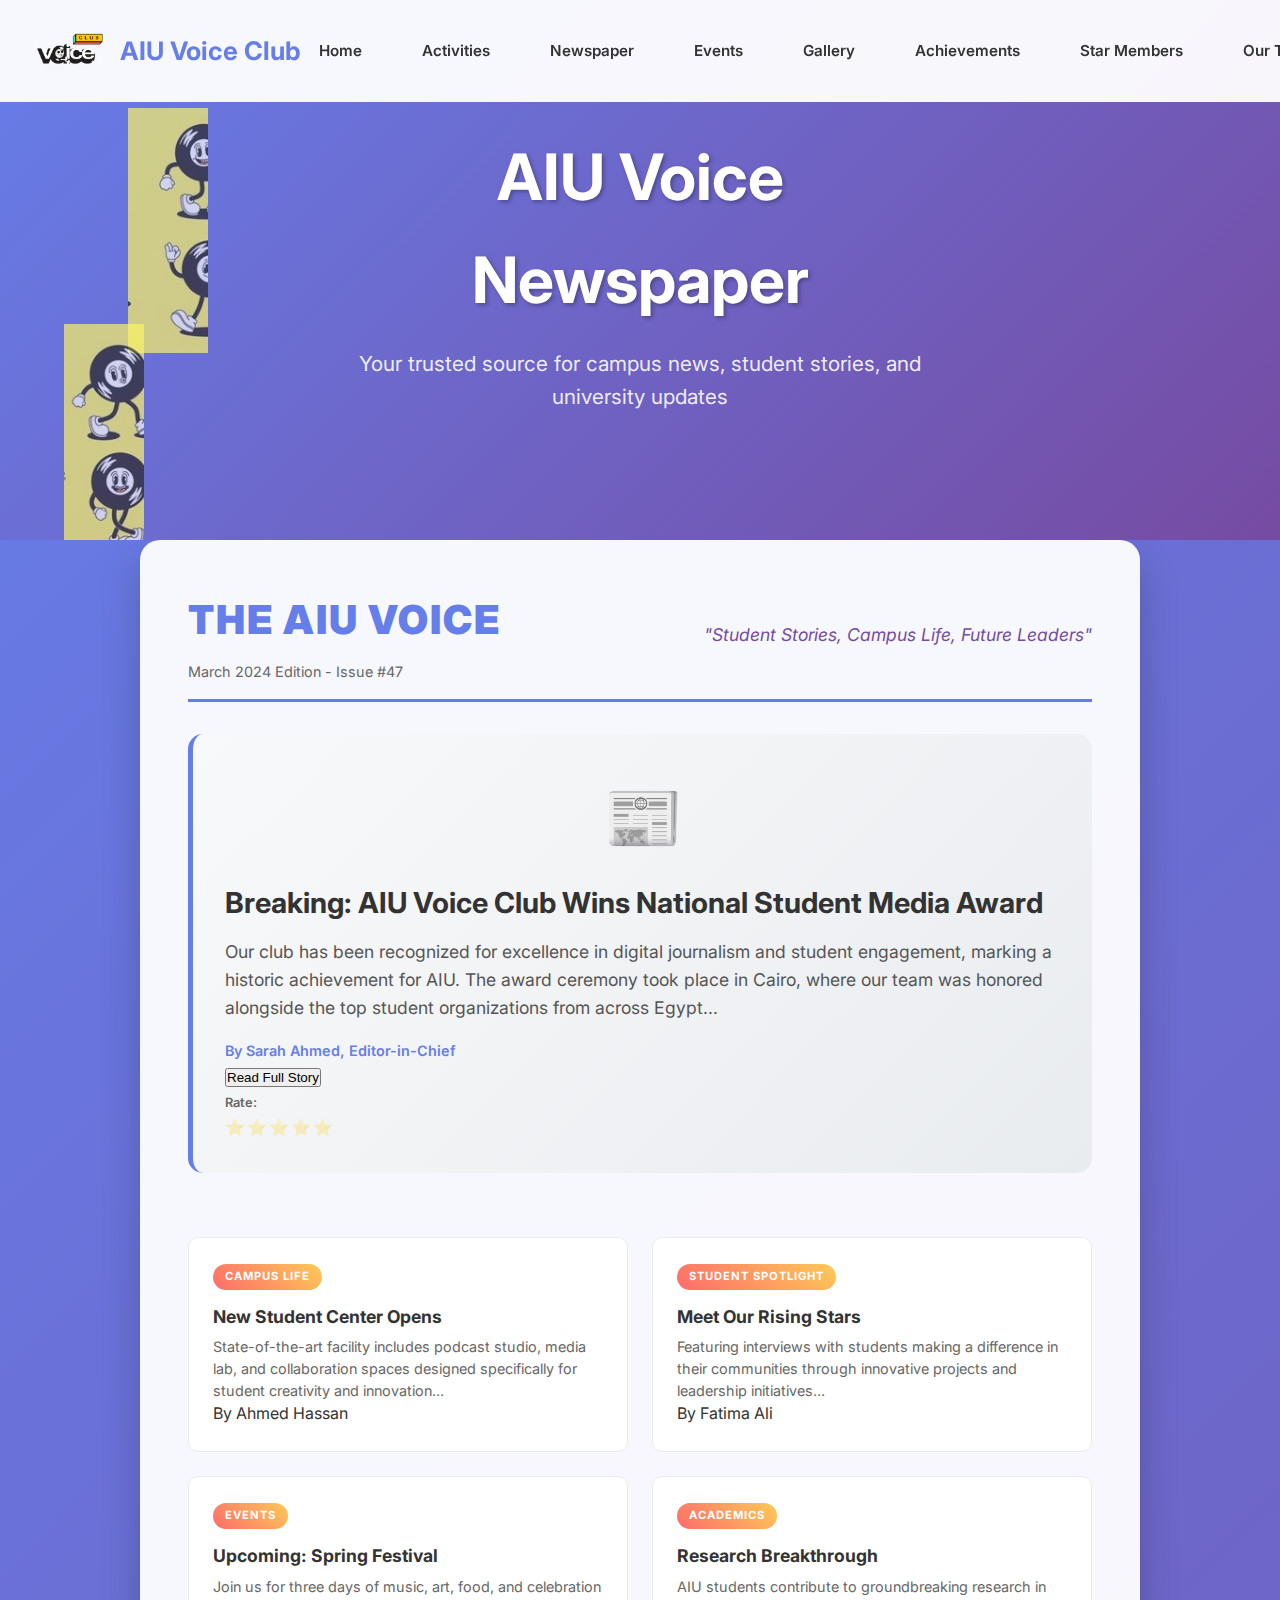
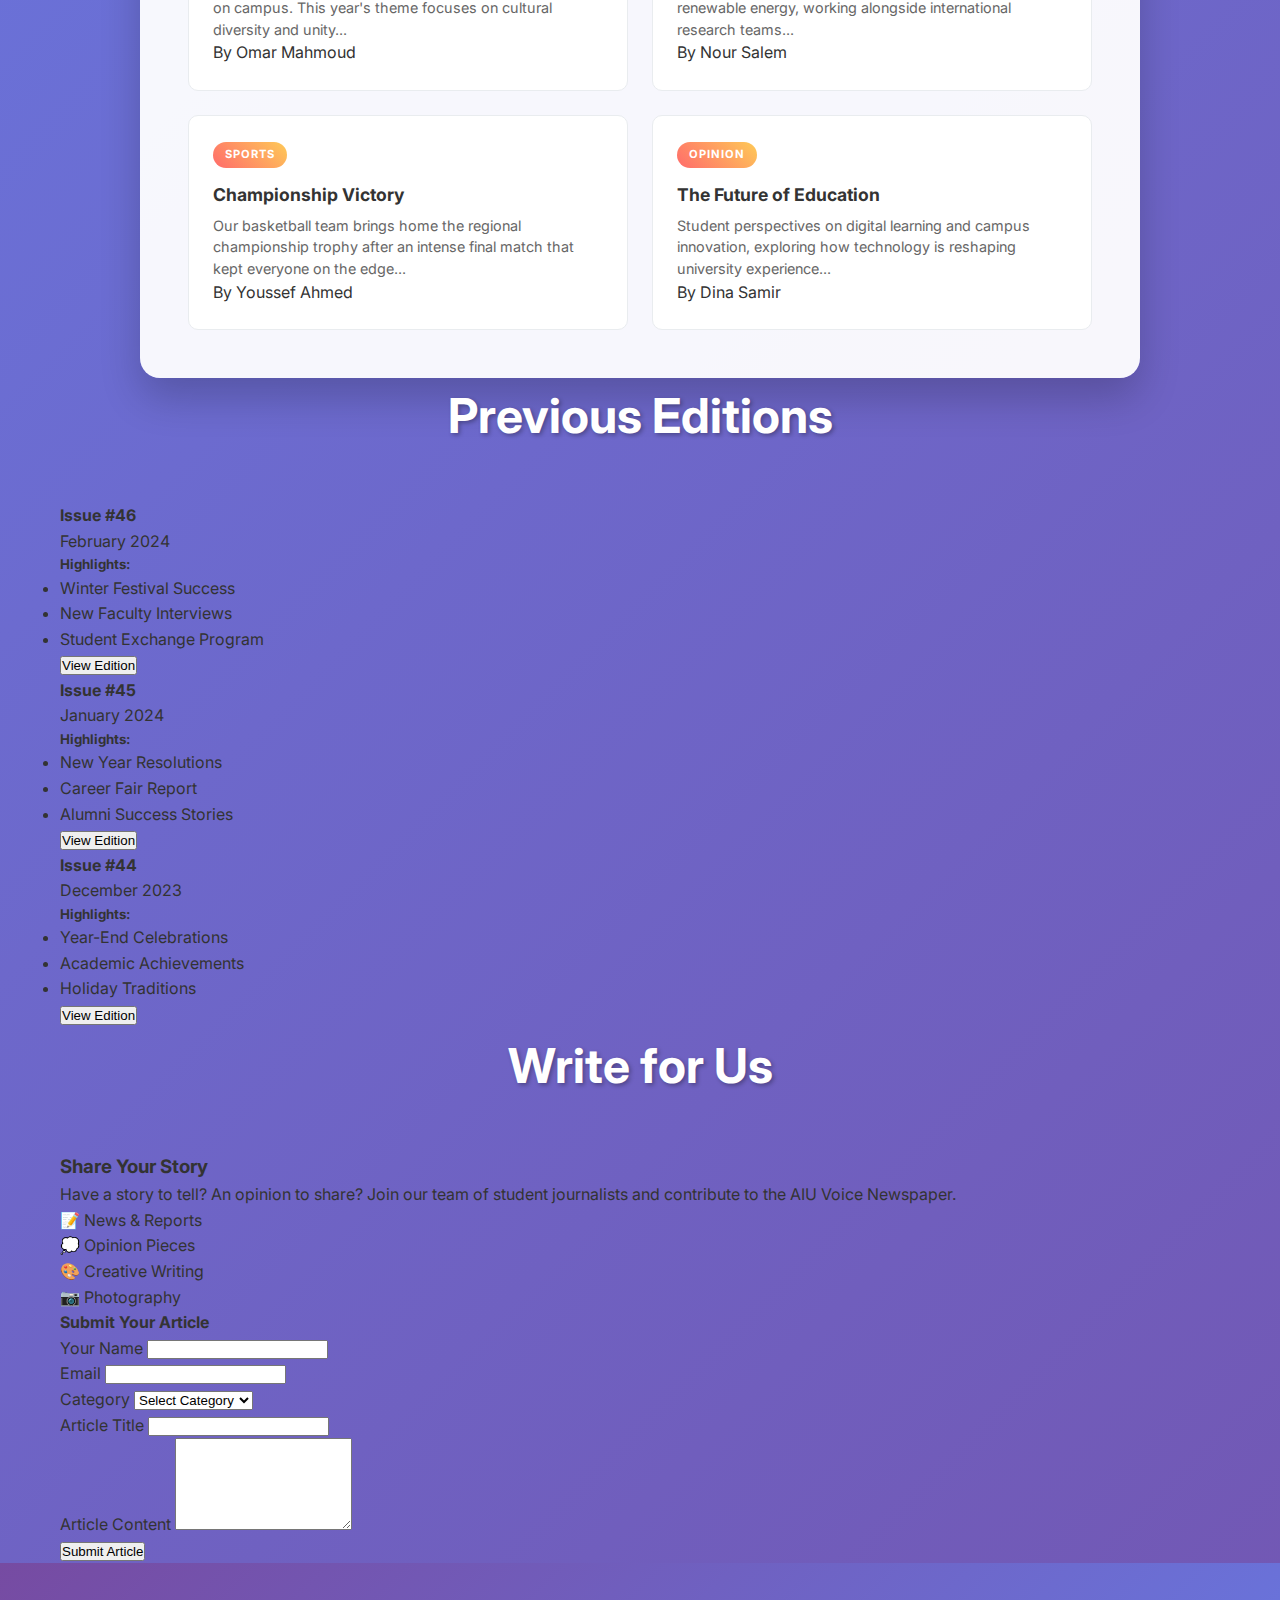
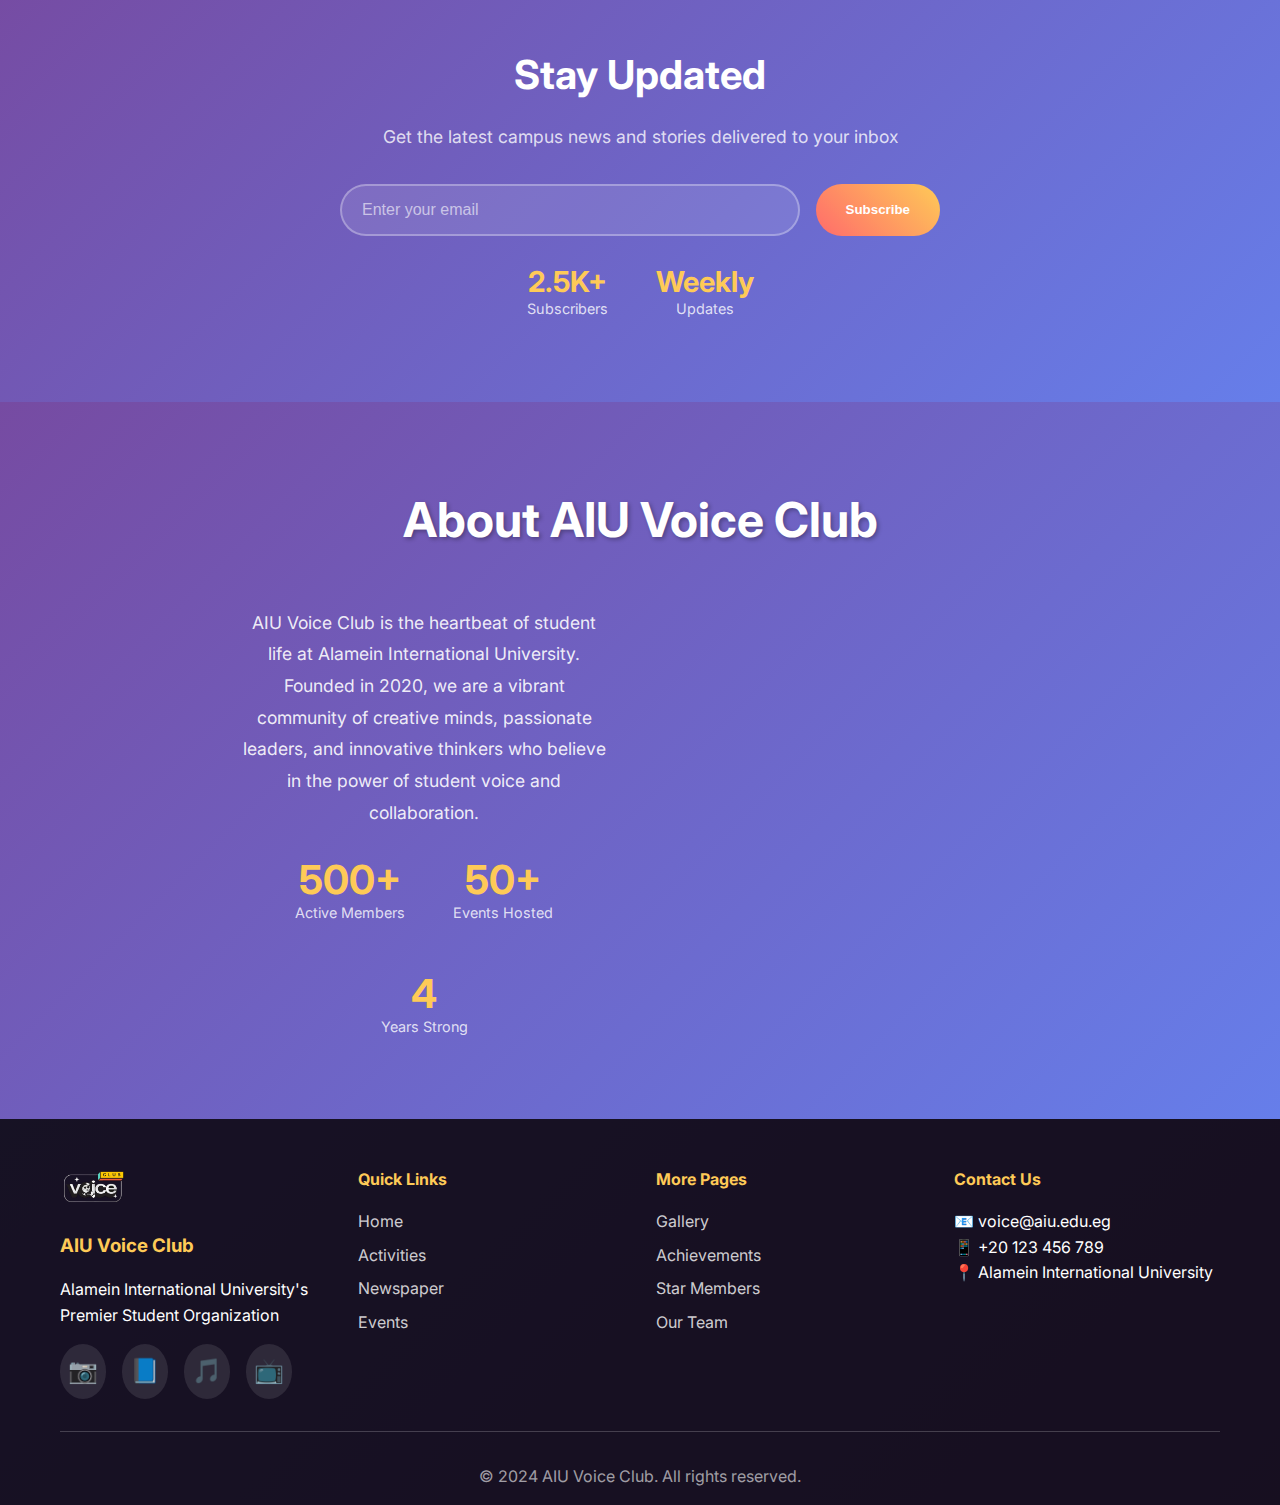
<file: newspaper.html>
<!DOCTYPE html>
<html lang="en" dir="ltr">
<head>
    <meta charset="UTF-8">
    <meta name="viewport" content="width=device-width, initial-scale=1.0">
    <title>Newspaper - AIU Voice Club</title>
    <link rel="stylesheet" href="styles.css">
    <link rel="preconnect" href="https://fonts.googleapis.com">
    <link rel="preconnect" href="https://fonts.gstatic.com" crossorigin>
    <link href="https://fonts.googleapis.com/css2?family=Inter:wght@300;400;600;700&family=Cairo:wght@300;400;600;700&display=swap" rel="stylesheet">
</head>
<body>
    <!-- Navigation Bar -->
    <nav class="navbar">
        <div class="nav-container">
            <div class="nav-logo">
                <img src="img/vice.logo.png" alt="AIU Voice Club Logo" class="logo">
                <span class="nav-title">AIU Voice Club</span>
            </div>
            <ul class="nav-menu">
                <li><a href="index.html" class="nav-link">Home</a></li>
                <li><a href="activities.html" class="nav-link">Activities</a></li>
                <li><a href="newspaper.html" class="nav-link">Newspaper</a></li>
                <li><a href="events.html" class="nav-link">Events</a></li>
                <li><a href="gallery.html" class="nav-link">Gallery</a></li>
                <li><a href="achievements.html" class="nav-link">Achievements</a></li>
                <li><a href="star-members.html" class="nav-link">Star Members</a></li>
                <li><a href="hierarchy.html" class="nav-link">Our Team</a></li>
            </ul>
            <div class="hamburger">
                <span></span>
                <span></span>
                <span></span>
            </div>
        </div>
    </nav>

    <!-- Hero Section -->
    <section class="page-hero newspaper-hero">
        <div class="hero-content">
            <div class="floating-chars">
                <img src="img/Char/char4.png" alt="Character 4" class="floating-char char1">
                <img src="img/Char/char7.png" alt="Character 7" class="floating-char char2">
            </div>
            <h1 class="page-title">AIU Voice Newspaper</h1>
            <p class="page-subtitle">Your trusted source for campus news, student stories, and university updates</p>
        </div>
    </section>

    <!-- Latest Edition Section -->
    <section class="latest-edition">
        <div class="container">
            <div class="newspaper-layout">
                <div class="newspaper-header">
                    <div class="newspaper-logo">
                        <h3>THE AIU VOICE</h3>
                        <span class="newspaper-date">March 2024 Edition - Issue #47</span>
                    </div>
                    <div class="newspaper-motto">
                        <em>"Student Stories, Campus Life, Future Leaders"</em>
                    </div>
                </div>
                
                <div class="newspaper-content">
                    <div class="main-story">
                        <div class="story-image">📰</div>
                        <h4>Breaking: AIU Voice Club Wins National Student Media Award</h4>
                        <p class="story-excerpt">Our club has been recognized for excellence in digital journalism and student engagement, marking a historic achievement for AIU. The award ceremony took place in Cairo, where our team was honored alongside the top student organizations from across Egypt...</p>
                        <span class="story-author">By Sarah Ahmed, Editor-in-Chief</span>
                        <div class="story-actions">
                            <button type="button" class="read-more-btn">Read Full Story</button>
                            <div class="story-rating">
                                <span class="rating-label">Rate:</span>
                                <div class="stars" data-rating="0">
                                    <span class="star" data-value="1">⭐</span>
                                    <span class="star" data-value="2">⭐</span>
                                    <span class="star" data-value="3">⭐</span>
                                    <span class="star" data-value="4">⭐</span>
                                    <span class="star" data-value="5">⭐</span>
                                </div>
                            </div>
                        </div>
                    </div>
                    
                    <div class="news-grid">
                        <div class="news-item">
                            <div class="news-category">CAMPUS LIFE</div>
                            <h5>New Student Center Opens</h5>
                            <p>State-of-the-art facility includes podcast studio, media lab, and collaboration spaces designed specifically for student creativity and innovation...</p>
                            <div class="article-meta">
                                <span class="author">By Ahmed Hassan</span>
                                <span class="date">March 15, 2024</span>
                            </div>
                        </div>
                        
                        <div class="news-item">
                            <div class="news-category">STUDENT SPOTLIGHT</div>
                            <h5>Meet Our Rising Stars</h5>
                            <p>Featuring interviews with students making a difference in their communities through innovative projects and leadership initiatives...</p>
                            <div class="article-meta">
                                <span class="author">By Fatima Ali</span>
                                <span class="date">March 12, 2024</span>
                            </div>
                        </div>
                        
                        <div class="news-item">
                            <div class="news-category">EVENTS</div>
                            <h5>Upcoming: Spring Festival</h5>
                            <p>Join us for three days of music, art, food, and celebration on campus. This year's theme focuses on cultural diversity and unity...</p>
                            <div class="article-meta">
                                <span class="author">By Omar Mahmoud</span>
                                <span class="date">March 10, 2024</span>
                            </div>
                        </div>
                        
                        <div class="news-item">
                            <div class="news-category">ACADEMICS</div>
                            <h5>Research Breakthrough</h5>
                            <p>AIU students contribute to groundbreaking research in renewable energy, working alongside international research teams...</p>
                            <div class="article-meta">
                                <span class="author">By Nour Salem</span>
                                <span class="date">March 8, 2024</span>
                            </div>
                        </div>
                        
                        <div class="news-item">
                            <div class="news-category">SPORTS</div>
                            <h5>Championship Victory</h5>
                            <p>Our basketball team brings home the regional championship trophy after an intense final match that kept everyone on the edge...</p>
                            <div class="article-meta">
                                <span class="author">By Youssef Ahmed</span>
                                <span class="date">March 5, 2024</span>
                            </div>
                        </div>
                        
                        <div class="news-item">
                            <div class="news-category">OPINION</div>
                            <h5>The Future of Education</h5>
                            <p>Student perspectives on digital learning and campus innovation, exploring how technology is reshaping university experience...</p>
                            <div class="article-meta">
                                <span class="author">By Dina Samir</span>
                                <span class="date">March 3, 2024</span>
                            </div>
                        </div>
                    </div>
                </div>
            </div>
        </div>
    </section>

    <!-- Previous Editions Section -->
    <section class="previous-editions">
        <div class="container">
            <h2 class="section-title">Previous Editions</h2>
            <div class="editions-grid">
                <div class="edition-card">
                    <div class="edition-cover">
                        <h4>Issue #46</h4>
                        <span class="edition-date">February 2024</span>
                    </div>
                    <div class="edition-highlights">
                        <h5>Highlights:</h5>
                        <ul>
                            <li>Winter Festival Success</li>
                            <li>New Faculty Interviews</li>
                            <li>Student Exchange Program</li>
                        </ul>
                    </div>
                    <button type="button" class="edition-btn">View Edition</button>
                </div>
                
                <div class="edition-card">
                    <div class="edition-cover">
                        <h4>Issue #45</h4>
                        <span class="edition-date">January 2024</span>
                    </div>
                    <div class="edition-highlights">
                        <h5>Highlights:</h5>
                        <ul>
                            <li>New Year Resolutions</li>
                            <li>Career Fair Report</li>
                            <li>Alumni Success Stories</li>
                        </ul>
                    </div>
                    <button type="button" class="edition-btn">View Edition</button>
                </div>
                
                <div class="edition-card">
                    <div class="edition-cover">
                        <h4>Issue #44</h4>
                        <span class="edition-date">December 2023</span>
                    </div>
                    <div class="edition-highlights">
                        <h5>Highlights:</h5>
                        <ul>
                            <li>Year-End Celebrations</li>
                            <li>Academic Achievements</li>
                            <li>Holiday Traditions</li>
                        </ul>
                    </div>
                    <button type="button" class="edition-btn">View Edition</button>
                </div>
            </div>
        </div>
    </section>

    <!-- Write for Us Section -->
    <section class="write-for-us">
        <div class="container">
            <h2 class="section-title">Write for Us</h2>
            <div class="write-content">
                <div class="write-info">
                    <h3>Share Your Story</h3>
                    <p>Have a story to tell? An opinion to share? Join our team of student journalists and contribute to the AIU Voice Newspaper.</p>
                    <div class="write-categories">
                        <div class="category-item">
                            <span class="category-icon">📝</span>
                            <span class="category-name">News & Reports</span>
                        </div>
                        <div class="category-item">
                            <span class="category-icon">💭</span>
                            <span class="category-name">Opinion Pieces</span>
                        </div>
                        <div class="category-item">
                            <span class="category-icon">🎨</span>
                            <span class="category-name">Creative Writing</span>
                        </div>
                        <div class="category-item">
                            <span class="category-icon">📷</span>
                            <span class="category-name">Photography</span>
                        </div>
                    </div>
                </div>
                <div class="submission-form">
                    <h4>Submit Your Article</h4>
                    <form action="https://formspree.io/f/xldlnkel" method="POST" class="article-form">
                        <div class="form-group">
                            <label for="writer-name">Your Name</label>
                            <input type="text" id="writer-name" name="name" required>
                        </div>
                        <div class="form-group">
                            <label for="writer-email">Email</label>
                            <input type="email" id="writer-email" name="email" required>
                        </div>
                        <div class="form-group">
                            <label for="article-category">Category</label>
                            <select id="article-category" name="category" required>
                                <option value="">Select Category</option>
                                <option value="news">News & Reports</option>
                                <option value="opinion">Opinion</option>
                                <option value="creative">Creative Writing</option>
                                <option value="sports">Sports</option>
                                <option value="campus">Campus Life</option>
                            </select>
                        </div>
                        <div class="form-group">
                            <label for="article-title">Article Title</label>
                            <input type="text" id="article-title" name="title" required>
                        </div>
                        <div class="form-group">
                            <label for="article-content">Article Content</label>
                            <textarea id="article-content" name="content" rows="6" required></textarea>
                        </div>
                        <button type="submit" class="submit-article-btn">Submit Article</button>
                    </form>
                </div>
            </div>
        </div>
    </section>

    <!-- Newsletter Subscription -->
    <section class="newsletter-section">
        <div class="container">
            <div class="newsletter-content">
                <h2>Stay Updated</h2>
                <p>Get the latest campus news and stories delivered to your inbox</p>
                <div class="newsletter-form">
                    <input type="email" placeholder="Enter your email" class="newsletter-email">
                    <button type="button" class="newsletter-btn">Subscribe</button>
                </div>
                <div class="newsletter-stats">
                    <div class="stat-item">
                        <span class="stat-number">2.5K+</span>
                        <span class="stat-label">Subscribers</span>
                    </div>
                    <div class="stat-item">
                        <span class="stat-number">Weekly</span>
                        <span class="stat-label">Updates</span>
                    </div>
                </div>
            </div>
        </div>
    </section>

    <!-- About AIU Voice Club Section -->
    <section class="about-club">
        <div class="container">
            <h2 class="section-title">About AIU Voice Club</h2>
            <div class="about-content">
                <div class="about-text">
                    <p>AIU Voice Club is the heartbeat of student life at Alamein International University. Founded in 2020, we are a vibrant community of creative minds, passionate leaders, and innovative thinkers who believe in the power of student voice and collaboration.</p>
                    <div class="about-highlights">
                        <div class="highlight">
                            <span class="highlight-number">500+</span>
                            <span class="highlight-label">Active Members</span>
                        </div>
                        <div class="highlight">
                            <span class="highlight-number">50+</span>
                            <span class="highlight-label">Events Hosted</span>
                        </div>
                        <div class="highlight">
                            <span class="highlight-number">4</span>
                            <span class="highlight-label">Years Strong</span>
                        </div>
                    </div>
                </div>
            </div>
        </div>
    </section>

    <!-- Footer -->
    <footer class="footer">
        <div class="container">
            <div class="footer-content">
                <div class="footer-section">
                    <img src="img/vice.logo.png" alt="AIU Voice Club Logo" class="footer-logo">
                    <h3>AIU Voice Club</h3>
                    <p>Alamein International University's Premier Student Organization</p>
                    <div class="social-icons">
                        <a href="#" class="social-icon" title="Instagram">📷</a>
                        <a href="#" class="social-icon" title="Facebook">📘</a>
                        <a href="#" class="social-icon" title="Anghami">🎵</a>
                        <a href="#" class="social-icon" title="YouTube">📺</a>
                    </div>
                </div>
                <div class="footer-section">
                    <h4>Quick Links</h4>
                    <ul>
                        <li><a href="index.html">Home</a></li>
                        <li><a href="activities.html">Activities</a></li>
                        <li><a href="newspaper.html">Newspaper</a></li>
                        <li><a href="events.html">Events</a></li>
                    </ul>
                </div>
                <div class="footer-section">
                    <h4>More Pages</h4>
                    <ul>
                        <li><a href="gallery.html">Gallery</a></li>
                        <li><a href="achievements.html">Achievements</a></li>
                        <li><a href="star-members.html">Star Members</a></li>
                        <li><a href="hierarchy.html">Our Team</a></li>
                    </ul>
                </div>
                <div class="footer-section">
                    <h4>Contact Us</h4>
                    <p>📧 voice@aiu.edu.eg</p>
                    <p>📱 +20 123 456 789</p>
                    <p>📍 Alamein International University</p>
                </div>
            </div>
            <div class="footer-bottom">
                <p>&copy; 2024 AIU Voice Club. All rights reserved.</p>
            </div>
        </div>
    </footer>

    <script src="script.js"></script>
</body>
</html>
</file>
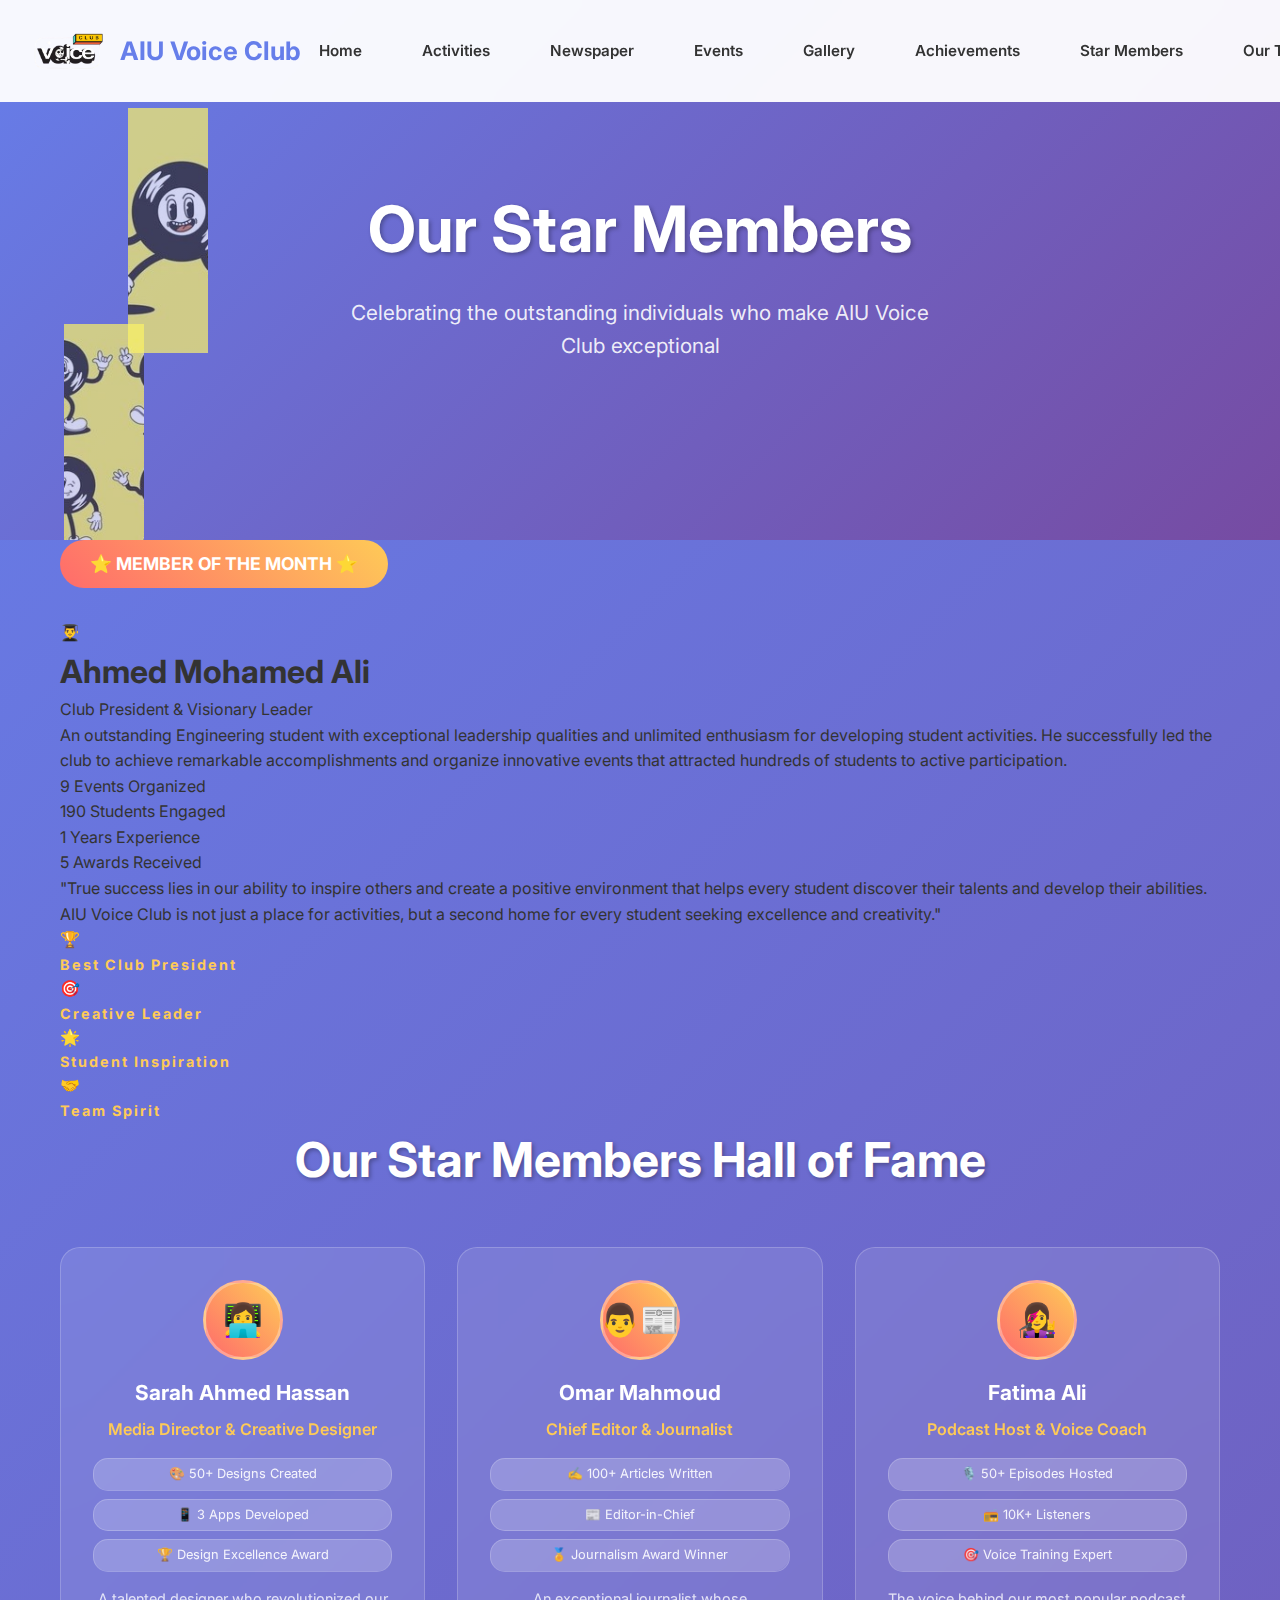
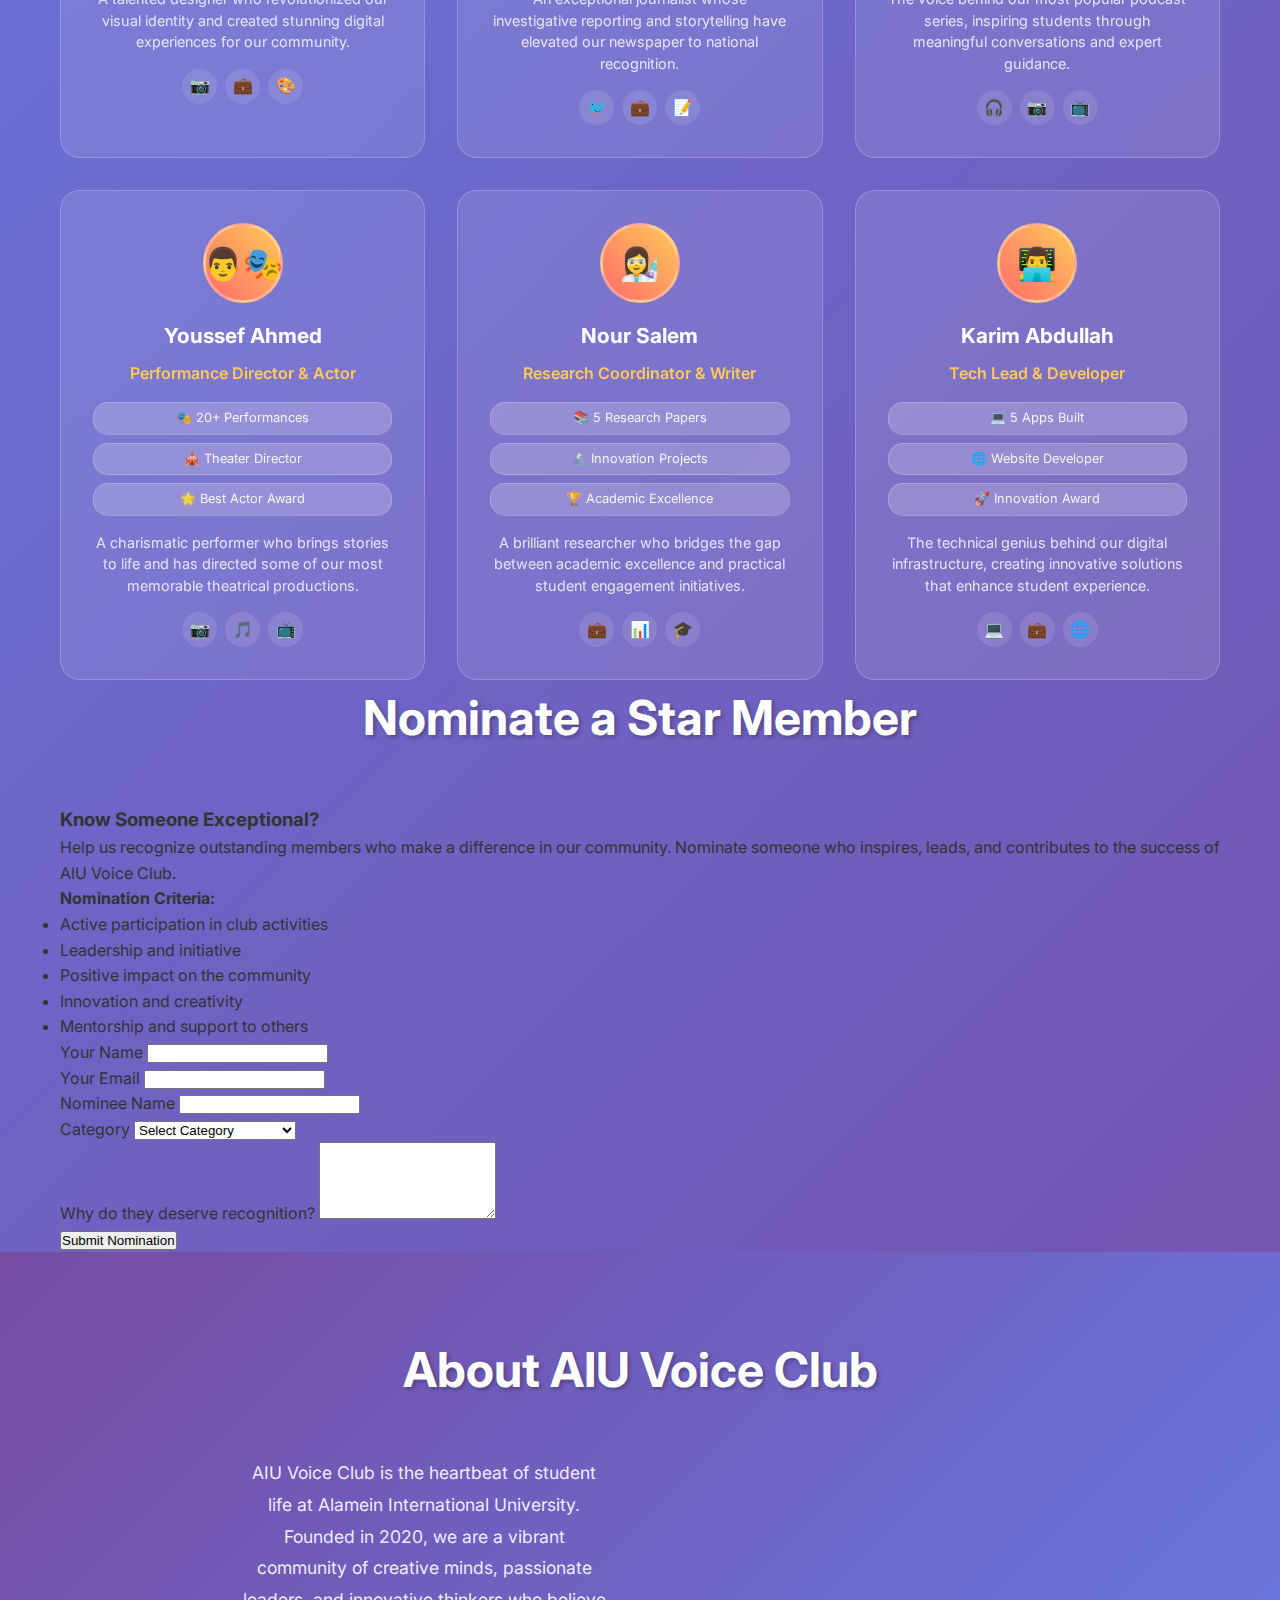
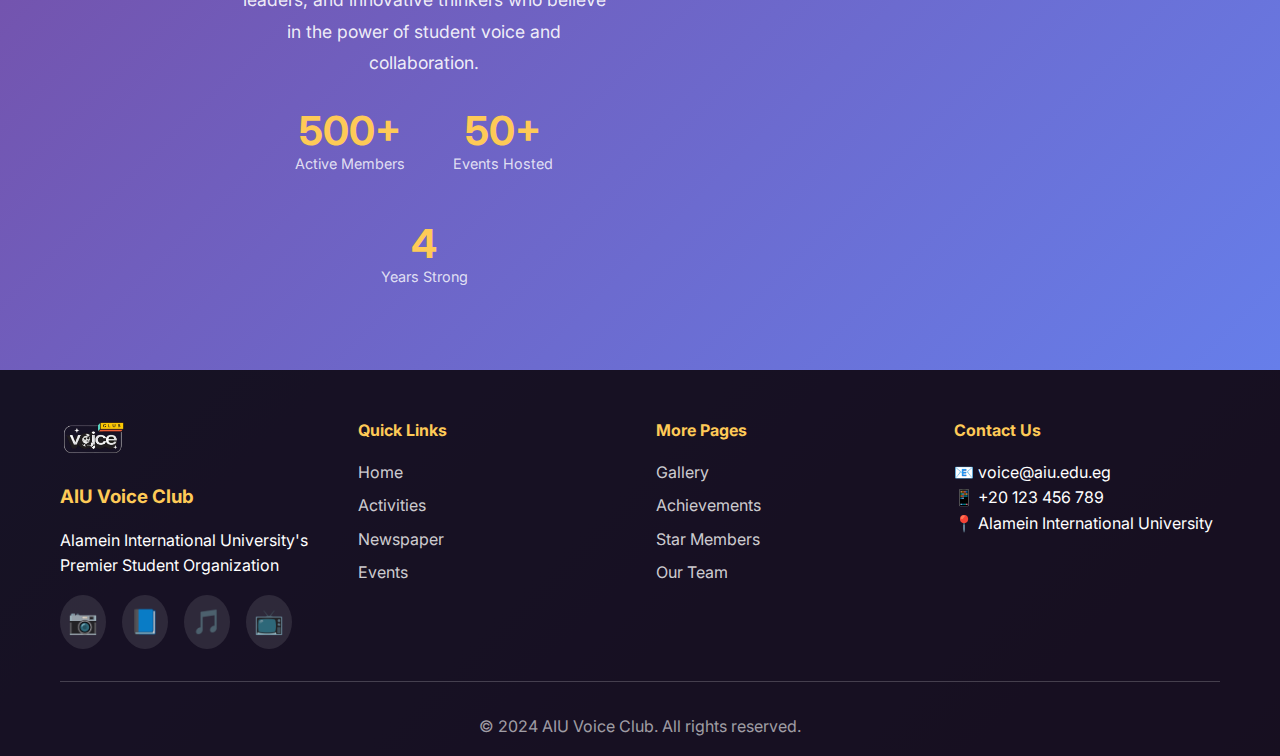
<file: star-members.html>
<!DOCTYPE html>
<html lang="en" dir="ltr">
<head>
    <meta charset="UTF-8">
    <meta name="viewport" content="width=device-width, initial-scale=1.0">
    <title>Star Members - AIU Voice Club</title>
    <link rel="stylesheet" href="styles.css">
    <link rel="preconnect" href="https://fonts.googleapis.com">
    <link rel="preconnect" href="https://fonts.gstatic.com" crossorigin>
    <link href="https://fonts.googleapis.com/css2?family=Inter:wght@300;400;600;700&family=Cairo:wght@300;400;600;700&display=swap" rel="stylesheet">
</head>
<body>
    <!-- Navigation Bar -->
    <nav class="navbar">
        <div class="nav-container">
            <div class="nav-logo">
                <img src="img/vice.logo.png" alt="AIU Voice Club Logo" class="logo">
                <span class="nav-title">AIU Voice Club</span>
            </div>
            <ul class="nav-menu">
                <li><a href="index.html" class="nav-link">Home</a></li>
                <li><a href="activities.html" class="nav-link">Activities</a></li>
                <li><a href="newspaper.html" class="nav-link">Newspaper</a></li>
                <li><a href="events.html" class="nav-link">Events</a></li>
                <li><a href="gallery.html" class="nav-link">Gallery</a></li>
                <li><a href="achievements.html" class="nav-link">Achievements</a></li>
                <li><a href="star-members.html" class="nav-link">Star Members</a></li>
                <li><a href="hierarchy.html" class="nav-link">Our Team</a></li>
            </ul>
            <div class="hamburger">
                <span></span>
                <span></span>
                <span></span>
            </div>
        </div>
    </nav>

    <!-- Hero Section -->
    <section class="page-hero star-members-hero">
        <div class="hero-content">
            <div class="floating-chars">
                <img src="img/Char/char2.png" alt="Character 2" class="floating-char char1">
                <img src="img/Char/char5.png" alt="Character 5" class="floating-char char2">
            </div>
            <h1 class="page-title">Our Star Members</h1>
            <p class="page-subtitle">Celebrating the outstanding individuals who make AIU Voice Club exceptional</p>
        </div>
    </section>

    <!-- Featured Star Member -->
    <section class="featured-star">
        <div class="container">
            <div class="featured-badge">⭐ MEMBER OF THE MONTH ⭐</div>
            <div class="member-spotlight">
                <div class="member-photo">
                    👨‍🎓
                </div>
                
                <h1 class="member-name">Ahmed Mohamed Ali</h1>
                <p class="member-title">Club President & Visionary Leader</p>
                
                <p class="member-description">
                    An outstanding Engineering student with exceptional leadership qualities and unlimited enthusiasm for developing student activities. 
                    He successfully led the club to achieve remarkable accomplishments and organize innovative events that attracted hundreds of students to active participation.
                </p>

                <div class="member-stats">
                    <div class="stat-item">
                        <span class="stat-number">25</span>
                        <span class="stat-label">Events Organized</span>
                    </div>
                    <div class="stat-item">
                        <span class="stat-number">500+</span>
                        <span class="stat-label">Students Engaged</span>
                    </div>
                    <div class="stat-item">
                        <span class="stat-number">3</span>
                        <span class="stat-label">Years Experience</span>
                    </div>
                    <div class="stat-item">
                        <span class="stat-number">15</span>
                        <span class="stat-label">Awards Received</span>
                    </div>
                </div>

                <div class="member-quote">
                    "True success lies in our ability to inspire others and create a positive environment that helps every student discover their talents and develop their abilities. 
                    AIU Voice Club is not just a place for activities, but a second home for every student seeking excellence and creativity."
                </div>

                <div class="member-achievements">
                    <div class="achievement-badge">
                        <div class="badge-icon">🏆</div>
                        <div class="badge-text">Best Club President</div>
                    </div>
                    <div class="achievement-badge">
                        <div class="badge-icon">🎯</div>
                        <div class="badge-text">Creative Leader</div>
                    </div>
                    <div class="achievement-badge">
                        <div class="badge-icon">🌟</div>
                        <div class="badge-text">Student Inspiration</div>
                    </div>
                    <div class="achievement-badge">
                        <div class="badge-icon">🤝</div>
                        <div class="badge-text">Team Spirit</div>
                    </div>
                </div>
            </div>
        </div>
    </section>

    <!-- All Star Members -->
    <section class="all-star-members">
        <div class="container">
            <h2 class="section-title">Our Star Members Hall of Fame</h2>
            <div class="members-grid">
                <div class="star-member-card">
                    <div class="member-avatar">👩‍💻</div>
                    <h3>Sarah Ahmed Hassan</h3>
                    <p class="member-role">Media Director & Creative Designer</p>
                    <div class="member-highlights">
                        <span class="highlight-item">🎨 50+ Designs Created</span>
                        <span class="highlight-item">📱 3 Apps Developed</span>
                        <span class="highlight-item">🏆 Design Excellence Award</span>
                    </div>
                    <div class="member-bio">
                        <p>A talented designer who revolutionized our visual identity and created stunning digital experiences for our community.</p>
                    </div>
                    <div class="member-social">
                        <a href="#" class="social-link" title="Instagram">📷</a>
                        <a href="#" class="social-link" title="LinkedIn">💼</a>
                        <a href="#" class="social-link" title="Portfolio">🎨</a>
                    </div>
                </div>

                <div class="star-member-card">
                    <div class="member-avatar">👨‍📰</div>
                    <h3>Omar Mahmoud</h3>
                    <p class="member-role">Chief Editor & Journalist</p>
                    <div class="member-highlights">
                        <span class="highlight-item">✍️ 100+ Articles Written</span>
                        <span class="highlight-item">📰 Editor-in-Chief</span>
                        <span class="highlight-item">🏅 Journalism Award Winner</span>
                    </div>
                    <div class="member-bio">
                        <p>An exceptional journalist whose investigative reporting and storytelling have elevated our newspaper to national recognition.</p>
                    </div>
                    <div class="member-social">
                        <a href="#" class="social-link" title="Twitter">🐦</a>
                        <a href="#" class="social-link" title="LinkedIn">💼</a>
                        <a href="#" class="social-link" title="Blog">📝</a>
                    </div>
                </div>

                <div class="star-member-card">
                    <div class="member-avatar">👩‍🎤</div>
                    <h3>Fatima Ali</h3>
                    <p class="member-role">Podcast Host & Voice Coach</p>
                    <div class="member-highlights">
                        <span class="highlight-item">🎙️ 50+ Episodes Hosted</span>
                        <span class="highlight-item">📻 10K+ Listeners</span>
                        <span class="highlight-item">🎯 Voice Training Expert</span>
                    </div>
                    <div class="member-bio">
                        <p>The voice behind our most popular podcast series, inspiring students through meaningful conversations and expert guidance.</p>
                    </div>
                    <div class="member-social">
                        <a href="#" class="social-link" title="Podcast">🎧</a>
                        <a href="#" class="social-link" title="Instagram">📷</a>
                        <a href="#" class="social-link" title="YouTube">📺</a>
                    </div>
                </div>

                <div class="star-member-card">
                    <div class="member-avatar">👨‍🎭</div>
                    <h3>Youssef Ahmed</h3>
                    <p class="member-role">Performance Director & Actor</p>
                    <div class="member-highlights">
                        <span class="highlight-item">🎭 20+ Performances</span>
                        <span class="highlight-item">🎪 Theater Director</span>
                        <span class="highlight-item">🌟 Best Actor Award</span>
                    </div>
                    <div class="member-bio">
                        <p>A charismatic performer who brings stories to life and has directed some of our most memorable theatrical productions.</p>
                    </div>
                    <div class="member-social">
                        <a href="#" class="social-link" title="Instagram">📷</a>
                        <a href="#" class="social-link" title="TikTok">🎵</a>
                        <a href="#" class="social-link" title="YouTube">📺</a>
                    </div>
                </div>

                <div class="star-member-card">
                    <div class="member-avatar">👩‍🔬</div>
                    <h3>Nour Salem</h3>
                    <p class="member-role">Research Coordinator & Writer</p>
                    <div class="member-highlights">
                        <span class="highlight-item">📚 5 Research Papers</span>
                        <span class="highlight-item">🔬 Innovation Projects</span>
                        <span class="highlight-item">🏆 Academic Excellence</span>
                    </div>
                    <div class="member-bio">
                        <p>A brilliant researcher who bridges the gap between academic excellence and practical student engagement initiatives.</p>
                    </div>
                    <div class="member-social">
                        <a href="#" class="social-link" title="LinkedIn">💼</a>
                        <a href="#" class="social-link" title="Research Gate">📊</a>
                        <a href="#" class="social-link" title="Academia">🎓</a>
                    </div>
                </div>

                <div class="star-member-card">
                    <div class="member-avatar">👨‍💻</div>
                    <h3>Karim Abdullah</h3>
                    <p class="member-role">Tech Lead & Developer</p>
                    <div class="member-highlights">
                        <span class="highlight-item">💻 5 Apps Built</span>
                        <span class="highlight-item">🌐 Website Developer</span>
                        <span class="highlight-item">🚀 Innovation Award</span>
                    </div>
                    <div class="member-bio">
                        <p>The technical genius behind our digital infrastructure, creating innovative solutions that enhance student experience.</p>
                    </div>
                    <div class="member-social">
                        <a href="#" class="social-link" title="GitHub">💻</a>
                        <a href="#" class="social-link" title="LinkedIn">💼</a>
                        <a href="#" class="social-link" title="Portfolio">🌐</a>
                    </div>
                </div>
            </div>
        </div>
    </section>

    <!-- Nomination Section -->
    <section class="nomination-section">
        <div class="container">
            <h2 class="section-title">Nominate a Star Member</h2>
            <div class="nomination-content">
                <div class="nomination-info">
                    <h3>Know Someone Exceptional?</h3>
                    <p>Help us recognize outstanding members who make a difference in our community. Nominate someone who inspires, leads, and contributes to the success of AIU Voice Club.</p>
                    <div class="nomination-criteria">
                        <h4>Nomination Criteria:</h4>
                        <ul>
                            <li>Active participation in club activities</li>
                            <li>Leadership and initiative</li>
                            <li>Positive impact on the community</li>
                            <li>Innovation and creativity</li>
                            <li>Mentorship and support to others</li>
                        </ul>
                    </div>
                </div>
                <div class="nomination-form">
                    <form class="member-nomination-form">
                        <div class="form-group">
                            <label for="nominator-name">Your Name</label>
                            <input type="text" id="nominator-name" name="nominator" required>
                        </div>
                        <div class="form-group">
                            <label for="nominator-email">Your Email</label>
                            <input type="email" id="nominator-email" name="email" required>
                        </div>
                        <div class="form-group">
                            <label for="nominee-name">Nominee Name</label>
                            <input type="text" id="nominee-name" name="nominee" required>
                        </div>
                        <div class="form-group">
                            <label for="nomination-category">Category</label>
                            <select id="nomination-category" name="category" required>
                                <option value="">Select Category</option>
                                <option value="leadership">Leadership Excellence</option>
                                <option value="creativity">Creative Innovation</option>
                                <option value="community">Community Impact</option>
                                <option value="academic">Academic Achievement</option>
                                <option value="mentorship">Mentorship & Support</option>
                            </select>
                        </div>
                        <div class="form-group">
                            <label for="nomination-reason">Why do they deserve recognition?</label>
                            <textarea id="nomination-reason" name="reason" rows="5" required></textarea>
                        </div>
                        <button type="submit" class="submit-nomination-btn">Submit Nomination</button>
                    </form>
                </div>
            </div>
        </div>
    </section>

    <!-- About AIU Voice Club Section -->
    <section class="about-club">
        <div class="container">
            <h2 class="section-title">About AIU Voice Club</h2>
            <div class="about-content">
                <div class="about-text">
                    <p>AIU Voice Club is the heartbeat of student life at Alamein International University. Founded in 2020, we are a vibrant community of creative minds, passionate leaders, and innovative thinkers who believe in the power of student voice and collaboration.</p>
                    <div class="about-highlights">
                        <div class="highlight">
                            <span class="highlight-number">500+</span>
                            <span class="highlight-label">Active Members</span>
                        </div>
                        <div class="highlight">
                            <span class="highlight-number">50+</span>
                            <span class="highlight-label">Events Hosted</span>
                        </div>
                        <div class="highlight">
                            <span class="highlight-number">4</span>
                            <span class="highlight-label">Years Strong</span>
                        </div>
                    </div>
                </div>
            </div>
        </div>
    </section>

    <!-- Footer -->
    <footer class="footer">
        <div class="container">
            <div class="footer-content">
                <div class="footer-section">
                    <img src="img/vice.logo.png" alt="AIU Voice Club Logo" class="footer-logo">
                    <h3>AIU Voice Club</h3>
                    <p>Alamein International University's Premier Student Organization</p>
                    <div class="social-icons">
                        <a href="#" class="social-icon" title="Instagram">📷</a>
                        <a href="#" class="social-icon" title="Facebook">📘</a>
                        <a href="#" class="social-icon" title="Anghami">🎵</a>
                        <a href="#" class="social-icon" title="YouTube">📺</a>
                    </div>
                </div>
                <div class="footer-section">
                    <h4>Quick Links</h4>
                    <ul>
                        <li><a href="index.html">Home</a></li>
                        <li><a href="activities.html">Activities</a></li>
                        <li><a href="newspaper.html">Newspaper</a></li>
                        <li><a href="events.html">Events</a></li>
                    </ul>
                </div>
                <div class="footer-section">
                    <h4>More Pages</h4>
                    <ul>
                        <li><a href="gallery.html">Gallery</a></li>
                        <li><a href="achievements.html">Achievements</a></li>
                        <li><a href="star-members.html">Star Members</a></li>
                        <li><a href="hierarchy.html">Our Team</a></li>
                    </ul>
                </div>
                <div class="footer-section">
                    <h4>Contact Us</h4>
                    <p>📧 voice@aiu.edu.eg</p>
                    <p>📱 +20 123 456 789</p>
                    <p>📍 Alamein International University</p>
                </div>
            </div>
            <div class="footer-bottom">
                <p>&copy; 2024 AIU Voice Club. All rights reserved.</p>
            </div>
        </div>
    </footer>

    <script src="script.js"></script>
</body>
</html>
</file>
<file: styles.css>
/* Reset and Base Styles */
* {
    margin: 0;
    padding: 0;
    box-sizing: border-box;
}

body {
    font-family: 'Inter', 'Cairo', sans-serif;
    line-height: 1.6;
    color: #333;
    background: linear-gradient(135deg, #667eea 0%, #764ba2 100%);
    overflow-x: hidden;
}

body[dir="ltr"] {
    text-align: left;
}

body[dir="rtl"] {
    text-align: right;
}

html {
    scroll-behavior: smooth;
}

.container {
    max-width: 1200px;
    margin: 0 auto;
    padding: 0 20px;
}

/* Navigation */
.navbar {
    position: fixed;
    top: 0;
    width: 100%;
    background: rgba(255, 255, 255, 0.95);
    backdrop-filter: blur(10px);
    z-index: 1000;
    padding: 1rem 0;
    transition: all 0.3s ease;
}

.nav-container {
    max-width: 1400px;
    margin: 0 auto;
    padding: 0 30px;
    display: flex;
    justify-content: space-between;
    align-items: center;
    height: 70px;
}

.nav-logo {
    display: flex;
    align-items: center;
    gap: 15px;
    flex-shrink: 0;
}

.logo {
    height: 45px;
    width: auto;
    transition: transform 0.3s ease;
}

.logo:hover {
    transform: scale(1.05);
}

.nav-title {
    font-size: 1.6rem;
    font-weight: 700;
    color: #667eea;
    white-space: nowrap;
}

.nav-menu {
    display: flex;
    list-style: none;
    gap: 1.5rem;
    margin: 0;
    padding: 0;
    align-items: center;
}

.nav-menu li {
    position: relative;
}

.nav-link {
    text-decoration: none;
    color: #333;
    font-weight: 600;
    font-size: 0.95rem;
    padding: 10px 18px;
    border-radius: 25px;
    transition: all 0.3s ease;
    position: relative;
    white-space: nowrap;
    display: block;
}
.nav-link:hover {
    color: white;
    background: linear-gradient(45deg, #667eea, #764ba2);
    transform: translateY(-2px);
    box-shadow: 0 5px 15px rgba(102, 126, 234, 0.3);
}

.hamburger {
    display: none;
    flex-direction: column;
    cursor: pointer;
}

.hamburger span {
    width: 25px;
    height: 3px;
    background: #333;
    margin: 3px 0;
    transition: 0.3s;
}

/* Hero Section */
.hero {
    min-height: 100vh;
    display: flex;
    align-items: center;
    justify-content: space-between;
    padding: 120px 20px 80px;
    margin-left: 100px;
    position: relative;
    overflow: hidden;
}

.hero-content {
    flex: 1;
    max-width: 600px;
    z-index: 2;
}

.hero-title {
    font-size: 4rem;
    font-weight: 700;
    color: white;
    margin-bottom: 1rem;
    text-shadow: 2px 2px 4px rgba(0,0,0,0.3);
    animation: fadeInUp 1s ease;
}

.hero-subtitle {
    font-size: 1.5rem;
    color: rgba(255,255,255,0.9);
    margin-bottom: 1rem;
    animation: fadeInUp 1s ease 0.2s both;
}

.hero-description {
    font-size: 1.1rem;
    color: rgba(255,255,255,0.8);
    margin-bottom: 2rem;
    animation: fadeInUp 1s ease 0.4s both;
}

/* Hero Section Enhancements */
.club-badge {
    display: inline-block;
    background: rgba(255, 255, 255, 0.2);
    backdrop-filter: blur(10px);
    -webkit-backdrop-filter: blur(10px);
    border-radius: 25px;
    padding: 8px 20px;
    margin-bottom: 1rem;
    animation: fadeInUp 1s ease 0.2s both;
}

.badge-text {
    color: #feca57;
    font-weight: 700;
    font-size: 0.9rem;
    letter-spacing: 2px;
}

.hero-buttons {
    display: flex;
    gap: 1rem;
    margin-bottom: 3rem;
    flex-wrap: wrap;
}

.cta-button {
    border: none;
    padding: 15px 30px;
    font-size: 1.1rem;
    font-weight: 600;
    border-radius: 50px;
    cursor: pointer;
    transition: all 0.3s ease;
    animation: fadeInUp 1s ease 0.6s both;
    text-decoration: none;
    display: inline-block;
}

.cta-button.primary {
    background: linear-gradient(45deg, #ff6b6b, #feca57);
    color: white;
}

.cta-button.secondary {
    background: rgba(255, 255, 255, 0.2);
    color: white;
    border: 2px solid rgba(255, 255, 255, 0.3);
    backdrop-filter: blur(10px);
    -webkit-backdrop-filter: blur(10px);
}

.cta-button:hover {
    transform: translateY(-3px);
    box-shadow: 0 10px 20px rgba(0,0,0,0.2);
}

.cta-button.secondary:hover {
    background: rgba(255, 255, 255, 0.3);
    border-color: rgba(255, 255, 255, 0.5);
}

.hero-stats {
    display: flex;
    gap: 2rem;
    justify-content: center;
    animation: fadeInUp 1s ease 0.8s both;
}

.hero-stats .stat-item {
    text-align: center;
}

.hero-stats .stat-number {
    display: block;
    font-size: 2rem;
    font-weight: 700;
    color: #feca57;
    line-height: 1;
}

.hero-stats .stat-label {
    color: rgba(255, 255, 255, 0.8);
    font-size: 0.9rem;
    margin-top: 0.5rem;
}

.floating-elements {
    position: absolute;
    top: 0;
    left: 0;
    width: 100%;
    height: 100%;
    pointer-events: none;
}

.floating-icon {
    position: absolute;
    font-size: 2rem;
    opacity: 0.3;
    animation: floatRandom 4s ease-in-out infinite;
}

.floating-icon:nth-child(1) {
    top: 20%;
    left: 10%;
    animation-delay: 0s;
}

.floating-icon:nth-child(2) {
    top: 60%;
    left: 15%;
    animation-delay: 1s;
}

.floating-icon:nth-child(3) {
    top: 30%;
    right: 20%;
    animation-delay: 2s;
}

.floating-icon:nth-child(4) {
    top: 70%;
    right: 10%;
    animation-delay: 3s;
}

.hero-visual {
    flex: 1;
    display: flex;
    justify-content: center;
    align-items: center;
}

.main-char {
    max-width: 400px;
    height: auto;
    animation: float 3s ease-in-out infinite;
}

.floating-chars {
    position: absolute;
    top: 0;
    left: 0;
    width: 100%;
    height: 100%;
    pointer-events: none;
}

.floating-char {
    position: absolute;
    width: 80px;
    height: auto;
    opacity: 0.7;
    animation: floatRandom 4s ease-in-out infinite;
}

.char1 {
    top: 20%;
    left: 10%;
    animation-delay: 0s;
}

.char2 {
    top: 60%;
    left: 5%;
    animation-delay: 1s;
}

.char3 {
    top: 30%;
    right: 10%;
    animation-delay: 2s;
}

/* Section Styles */
.section {
    padding: 80px 0;
    position: relative;
}

.section:nth-child(even) {
    background: rgba(255,255,255,0.1);
}

.section-title {
    font-size: 3rem;
    font-weight: 700;
    text-align: center;
    margin-bottom: 3rem;
    color: white;
    text-shadow: 2px 2px 4px rgba(0,0,0,0.3);
}

.section-char {
    position: absolute;
    width: 120px;
    height: auto;
    opacity: 0.6;
    animation: float 3s ease-in-out infinite;
}

/* About Section */
.about-section {
    background: linear-gradient(135deg, #667eea 0%, #764ba2 100%);
}

.about-content {
    display: grid;
    grid-template-columns: 1fr 1fr;
    gap: 4rem;
    align-items: center;
}

.about-intro h3 {
    color: #feca57;
    font-size: 2rem;
    margin-bottom: 1rem;
}

.about-intro p {
    color: rgba(255, 255, 255, 0.9);
    font-size: 1.1rem;
    line-height: 1.8;
    margin-bottom: 2rem;
}

.mission-vision {
    display: flex;
    flex-direction: column;
    gap: 2rem;
}

.mission, .vision {
    background: rgba(255, 255, 255, 0.1);
    backdrop-filter: blur(10px);
    -webkit-backdrop-filter: blur(10px);
    border-radius: 15px;
    padding: 1.5rem;
    border: 1px solid rgba(255, 255, 255, 0.2);
}

.mission h4, .vision h4 {
    color: white;
    font-size: 1.3rem;
    margin-bottom: 1rem;
}

.mission p, .vision p {
    color: rgba(255, 255, 255, 0.8);
    line-height: 1.6;
}

.club-highlights {
    display: grid;
    grid-template-columns: repeat(2, 1fr);
    gap: 1.5rem;
}

.highlight-item {
    background: rgba(255, 255, 255, 0.1);
    backdrop-filter: blur(10px);
    -webkit-backdrop-filter: blur(10px);
    border-radius: 15px;
    padding: 1.5rem;
    text-align: center;
    transition: all 0.3s ease;
    border: 1px solid rgba(255, 255, 255, 0.2);
}

.highlight-item:hover {
    transform: translateY(-5px);
    background: rgba(255, 255, 255, 0.15);
}

.highlight-icon {
    font-size: 2.5rem;
    margin-bottom: 1rem;
}

.highlight-item h5 {
    color: white;
    font-size: 1.1rem;
    margin-bottom: 0.5rem;
}

.highlight-item p {
    color: rgba(255, 255, 255, 0.7);
    font-size: 0.9rem;
}

.about-char {
    bottom: 20px;
    right: 50px;
}

/* Activities Section */
.activities-section {
    background: linear-gradient(135deg, #764ba2 0%, #667eea 100%);
}

.activities-intro {
    text-align: center;
    margin-bottom: 3rem;
    font-size: 1.2rem;
    color: rgba(255,255,255,0.9);
    font-style: italic;
}

.activities-grid {
    display: grid;
    grid-template-columns: repeat(auto-fit, minmax(350px, 1fr));
    gap: 2rem;
}

.activity-card {
    background: rgba(255,255,255,0.1);
    backdrop-filter: blur(10px);
    -webkit-backdrop-filter: blur(10px);
    border-radius: 20px;
    padding: 2rem;
    text-align: center;
    transition: all 0.3s ease;
    border: 1px solid rgba(255,255,255,0.2);
}

.activity-card:hover {
    transform: translateY(-10px);
    background: rgba(255,255,255,0.2);
}

.activity-card h3 {
    color: white;
    font-size: 1.5rem;
    margin-bottom: 1rem;
}

.activity-card p {
    color: rgba(255,255,255,0.8);
    margin-bottom: 1.5rem;
    line-height: 1.6;
}

.activity-features {
    display: flex;
    flex-wrap: wrap;
    gap: 0.5rem;
    justify-content: center;
}

.feature-tag {
    background: linear-gradient(45deg, #ff6b6b, #feca57);
    color: white;
    padding: 4px 12px;
    border-radius: 15px;
    font-size: 0.8rem;
    font-weight: 600;
}

.activities-char {
    bottom: 20px;
    left: 50px;
}

.sports-quote {
    text-align: center;
    margin-bottom: 3rem;
    font-size: 1.2rem;
    color: rgba(255,255,255,0.9);
    font-style: italic;
}

.sports-grid {
    display: grid;
    grid-template-columns: repeat(auto-fit, minmax(250px, 1fr));
    gap: 2rem;
}

.sport-card {
    background: rgba(255,255,255,0.1);
    backdrop-filter: blur(10px);
    border-radius: 20px;
    padding: 2rem;
    text-align: center;
    transition: all 0.3s ease;
    border: 1px solid rgba(255,255,255,0.2);
}

.sport-card:hover {
    transform: translateY(-10px);
    background: rgba(255,255,255,0.2);
}

.card-icon {
    font-size: 3rem;
    margin-bottom: 1rem;
}

.sport-card h3 {
    color: white;
    font-size: 1.5rem;
    margin-bottom: 1rem;
}

.sport-card p {
    color: rgba(255,255,255,0.8);
    margin-bottom: 1rem;
}

.event-date {
    background: linear-gradient(45deg, #ff6b6b, #feca57);
    color: white;
    padding: 5px 15px;
    border-radius: 20px;
    font-size: 0.9rem;
    font-weight: 600;
}

.sports-char {
    bottom: 20px;
    right: 50px;
}

/* Newspaper Section */
.newspaper-section {
    background: linear-gradient(135deg, #764ba2 0%, #667eea 100%);
}

.newspaper-intro {
    text-align: center;
    margin-bottom: 3rem;
    font-size: 1.2rem;
    color: rgba(255,255,255,0.9);
    font-style: italic;
}

.newspaper-layout {
    background: rgba(255, 255, 255, 0.95);
    border-radius: 20px;
    padding: 3rem;
    box-shadow: 0 20px 40px rgba(0, 0, 0, 0.2);
    color: #333;
    max-width: 1000px;
    margin: 0 auto;
}

.newspaper-header {
    display: flex;
    justify-content: space-between;
    align-items: center;
    border-bottom: 3px solid #667eea;
    padding-bottom: 1rem;
    margin-bottom: 2rem;
}

.newspaper-logo h3 {
    font-size: 2.5rem;
    font-weight: 900;
    color: #667eea;
    margin: 0;
    letter-spacing: 2px;
}

.newspaper-date {
    display: block;
    font-size: 0.9rem;
    color: #666;
    font-weight: 400;
    margin-top: 0.5rem;
}

.newspaper-motto {
    color: #764ba2;
    font-size: 1.1rem;
}

.newspaper-content {
    display: grid;
    gap: 2rem;
}

.main-story {
    background: linear-gradient(135deg, #f8f9fa 0%, #e9ecef 100%);
    border-radius: 15px;
    padding: 2rem;
    border-left: 5px solid #667eea;
}

.story-image {
    font-size: 4rem;
    text-align: center;
    margin-bottom: 1rem;
}

.main-story h4 {
    font-size: 1.8rem;
    color: #333;
    margin-bottom: 1rem;
    line-height: 1.3;
}

.story-excerpt {
    color: #555;
    line-height: 1.6;
    margin-bottom: 1rem;
    font-size: 1.1rem;
}

.story-author {
    color: #667eea;
    font-weight: 600;
    font-size: 0.9rem;
}

.news-grid {
    display: grid;
    grid-template-columns: repeat(auto-fit, minmax(300px, 1fr));
    gap: 1.5rem;
    margin-top: 2rem;
}

.news-item {
    background: white;
    border-radius: 10px;
    padding: 1.5rem;
    border: 1px solid #e9ecef;
    transition: all 0.3s ease;
}

.news-item:hover {
    transform: translateY(-3px);
    box-shadow: 0 10px 25px rgba(0, 0, 0, 0.1);
}

.news-category {
    background: linear-gradient(45deg, #ff6b6b, #feca57);
    color: white;
    padding: 4px 12px;
    border-radius: 15px;
    font-size: 0.7rem;
    font-weight: 700;
    letter-spacing: 1px;
    display: inline-block;
    margin-bottom: 1rem;
}

.news-item h5 {
    color: #333;
    font-size: 1.1rem;
    margin-bottom: 0.5rem;
    line-height: 1.3;
}

.news-item p {
    color: #666;
    font-size: 0.9rem;
    line-height: 1.5;
}

.newspaper-footer {
    display: flex;
    justify-content: space-between;
    align-items: center;
    border-top: 2px solid #e9ecef;
    padding-top: 1.5rem;
    margin-top: 2rem;
    flex-wrap: wrap;
    gap: 1rem;
}

.publication-info {
    color: #666;
    font-size: 0.9rem;
}

.social-links {
    display: flex;
    align-items: center;
    gap: 0.5rem;
}

.social-links span {
    color: #666;
    font-size: 0.9rem;
}

.social-icon {
    font-size: 1.2rem;
    text-decoration: none;
    transition: transform 0.3s ease;
}

.social-icon:hover {
    transform: scale(1.2);
}

.newspaper-char {
    bottom: 20px;
    left: 50px;
}

/* Newspaper Interactive Elements */
.newspaper-interactive {
    display: grid;
    grid-template-columns: 1fr 1fr;
    gap: 2rem;
    margin-top: 2rem;
    padding-top: 2rem;
    border-top: 2px solid #e9ecef;
}

.reader-engagement h4,
.newsletter-signup h4 {
    color: #667eea;
    font-size: 1.2rem;
    margin-bottom: 1rem;
    font-weight: 700;
}

.engagement-stats {
    display: flex;
    gap: 1rem;
    flex-wrap: wrap;
}

.engagement-item {
    text-align: center;
    background: linear-gradient(135deg, #f8f9fa 0%, #e9ecef 100%);
    border-radius: 10px;
    padding: 1rem;
    flex: 1;
    min-width: 80px;
}

.engagement-number {
    display: block;
    font-size: 1.5rem;
    font-weight: 700;
    color: #667eea;
    line-height: 1;
}

.engagement-label {
    font-size: 0.8rem;
    color: #666;
    margin-top: 0.3rem;
}

.newsletter-signup p {
    color: #666;
    margin-bottom: 1rem;
    font-size: 0.9rem;
}

.signup-form {
    display: flex;
    gap: 0.5rem;
}

.email-input {
    flex: 1;
    padding: 10px 15px;
    border: 2px solid #e9ecef;
    border-radius: 25px;
    font-size: 0.9rem;
    transition: all 0.3s ease;
}

.email-input:focus {
    outline: none;
    border-color: #667eea;
    box-shadow: 0 0 0 3px rgba(102, 126, 234, 0.1);
}

.subscribe-btn {
    background: linear-gradient(45deg, #667eea, #764ba2);
    color: white;
    border: none;
    padding: 10px 20px;
    border-radius: 25px;
    font-weight: 600;
    cursor: pointer;
    transition: all 0.3s ease;
    white-space: nowrap;
}

.subscribe-btn:hover {
    transform: translateY(-2px);
    box-shadow: 0 5px 15px rgba(102, 126, 234, 0.3);
}

/* Article Rating System */
.article-rating {
    margin-top: 1rem;
    padding-top: 1rem;
    border-top: 1px solid #e9ecef;
    display: flex;
    align-items: center;
    gap: 0.5rem;
}

.rating-label {
    font-size: 0.8rem;
    color: #666;
    font-weight: 600;
}

.stars {
    display: flex;
    gap: 2px;
}

.star {
    cursor: pointer;
    font-size: 1rem;
    opacity: 0.3;
    transition: all 0.2s ease;
    user-select: none;
}

.star:hover,
.star.active {
    opacity: 1;
    transform: scale(1.1);
}

.star.active {
    filter: drop-shadow(0 0 3px #feca57);
}

.comic-grid {
    display: grid;
    grid-template-columns: repeat(auto-fit, minmax(300px, 1fr));
    gap: 2rem;
}

.comic-panel {
    background: white;
    border-radius: 20px;
    padding: 2rem;
    position: relative;
    box-shadow: 0 10px 30px rgba(0,0,0,0.2);
    transition: all 0.3s ease;
}

.comic-panel:hover {
    transform: scale(1.05);
}

.comic-bubble {
    background: #f8f9fa;
    border-radius: 15px;
    padding: 1.5rem;
    margin-bottom: 1rem;
    position: relative;
}

.comic-bubble::after {
    content: '';
    position: absolute;
    bottom: -10px;
    left: 20px;
    width: 0;
    height: 0;
    border-left: 10px solid transparent;
    border-right: 10px solid transparent;
    border-top: 10px solid #f8f9fa;
}

.comic-character {
    font-size: 3rem;
    text-align: center;
}

.comic-char {
    bottom: 20px;
    left: 50px;
}

/* Social Media Section */
.social-section {
    background: linear-gradient(135deg, #667eea 0%, #764ba2 100%);
}

.social-feed {
    max-width: 600px;
    margin: 0 auto;
}

.stories-container {
    display: flex;
    gap: 1rem;
    margin-bottom: 2rem;
    overflow-x: auto;
    padding: 1rem 0;
}

.story {
    display: flex;
    flex-direction: column;
    align-items: center;
    min-width: 80px;
}

.story-avatar {
    width: 60px;
    height: 60px;
    border-radius: 50%;
    background: linear-gradient(45deg, #ff6b6b, #feca57);
    display: flex;
    align-items: center;
    justify-content: center;
    font-size: 1.5rem;
    margin-bottom: 0.5rem;
    cursor: pointer;
    transition: all 0.3s ease;
}

.story-avatar:hover {
    transform: scale(1.1);
}

.story span {
    color: white;
    font-size: 0.8rem;
}

.posts-container {
    display: flex;
    flex-direction: column;
    gap: 2rem;
}

.post {
    background: white;
    border-radius: 20px;
    padding: 1.5rem;
    box-shadow: 0 5px 15px rgba(0,0,0,0.1);
}

.post-header {
    display: flex;
    align-items: center;
    gap: 1rem;
    margin-bottom: 1rem;
}

.post-avatar {
    width: 40px;
    height: 40px;
    border-radius: 50%;
    background: linear-gradient(45deg, #667eea, #764ba2);
    display: flex;
    align-items: center;
    justify-content: center;
    font-size: 1.2rem;
}

.post-info h4 {
    margin: 0;
    color: #333;
}

.post-info span {
    color: #666;
    font-size: 0.9rem;
}

.post-content p {
    margin-bottom: 1rem;
    color: #333;
}

.post-image {
    background: #f0f0f0;
    height: 200px;
    border-radius: 10px;
    display: flex;
    align-items: center;
    justify-content: center;
    font-size: 3rem;
    margin-bottom: 1rem;
}

.post-actions {
    display: flex;
    gap: 2rem;
    color: #666;
}

.post-actions span {
    cursor: pointer;
    transition: color 0.3s ease;
}

.post-actions span:hover {
    color: #667eea;
}

.social-char {
    top: 50%;
    right: 20px;
}

/* Events Section */
.events-section {
    background: linear-gradient(135deg, #764ba2 0%, #667eea 100%);
}

.events-intro {
    text-align: center;
    margin-bottom: 3rem;
    font-size: 1.2rem;
    color: rgba(255,255,255,0.9);
    font-style: italic;
}

.event-card.featured {
    position: relative;
    border: 2px solid #feca57;
    background: rgba(255,255,255,0.15);
}

.event-badge {
    position: absolute;
    top: -10px;
    right: 20px;
    background: linear-gradient(45deg, #ff6b6b, #feca57);
    color: white;
    padding: 5px 15px;
    border-radius: 15px;
    font-size: 0.8rem;
    font-weight: 700;
    letter-spacing: 1px;
}

.event-details {
    display: flex;
    flex-direction: column;
    gap: 0.5rem;
    margin-bottom: 1.5rem;
    color: rgba(255,255,255,0.9);
    font-size: 0.9rem;
}

.event-location {
    color: #feca57;
    font-weight: 600;
}

.qr-description {
    display: block;
    color: rgba(255, 255, 255, 0.6);
    font-size: 0.8rem;
    margin-top: 0.3rem;
}

.events-char {
    top: 20%;
    left: 20px;
}

.events-grid {
    display: grid;
    grid-template-columns: repeat(auto-fit, minmax(300px, 1fr));
    gap: 2rem;
    margin-bottom: 3rem;
}

.event-card {
    background: rgba(255,255,255,0.1);
    backdrop-filter: blur(10px);
    border-radius: 20px;
    padding: 2rem;
    text-align: center;
    transition: all 0.3s ease;
    border: 1px solid rgba(255,255,255,0.2);
}

.event-card:hover {
    transform: translateY(-10px);
    background: rgba(255,255,255,0.2);
}

.event-icon {
    font-size: 3rem;
    margin-bottom: 1rem;
}

.event-card h3 {
    color: white;
    font-size: 1.5rem;
    margin-bottom: 1rem;
}

.event-card p {
    color: rgba(255,255,255,0.8);
    margin-bottom: 1.5rem;
}

.event-details {
    display: flex;
    justify-content: space-between;
    margin-bottom: 1.5rem;
    color: rgba(255,255,255,0.9);
    font-size: 0.9rem;
}

.register-btn {
    background: linear-gradient(45deg, #ff6b6b, #feca57);
    color: white;
    border: none;
    padding: 10px 25px;
    border-radius: 25px;
    cursor: pointer;
    font-weight: 600;
    transition: all 0.3s ease;
}

.register-btn:hover {
    transform: translateY(-2px);
    box-shadow: 0 5px 15px rgba(0,0,0,0.2);
}

.qr-section {
    text-align: center;
    margin-top: 3rem;
}

.qr-section h3 {
    color: white;
    margin-bottom: 2rem;
    font-size: 1.5rem;
}

.qr-codes {
    display: flex;
    justify-content: center;
    gap: 3rem;
}

.qr-item {
    text-align: center;
}

.qr-placeholder {
    width: 120px;
    height: 120px;
    background: white;
    border-radius: 15px;
    display: flex;
    align-items: center;
    justify-content: center;
    font-size: 2rem;
    margin-bottom: 1rem;
    box-shadow: 0 5px 15px rgba(0,0,0,0.2);
}

.qr-item p {
    color: white;
    font-weight: 600;
}

.interactive-char {
    top: 20%;
    left: 20px;
}

/* Artistic Section */
.artistic-section {
    background: linear-gradient(135deg, #667eea 0%, #764ba2 100%);
}

.artistic-subtitle {
    text-align: center;
    color: rgba(255,255,255,0.9);
    font-size: 1.5rem;
    margin-bottom: 3rem;
    font-style: italic;
}

.artistic-gallery {
    display: flex;
    flex-direction: column;
    gap: 3rem;
}

.art-category h4 {
    color: white;
    font-size: 1.8rem;
    margin-bottom: 2rem;
    text-align: center;
}

.art-grid {
    display: grid;
    grid-template-columns: repeat(auto-fit, minmax(250px, 1fr));
    gap: 2rem;
}

.art-piece {
    background: rgba(255,255,255,0.1);
    backdrop-filter: blur(10px);
    border-radius: 20px;
    padding: 1.5rem;
    text-align: center;
    transition: all 0.3s ease;
    border: 1px solid rgba(255,255,255,0.2);
}

.art-piece:hover {
    transform: translateY(-5px);
    background: rgba(255,255,255,0.2);
}

.art-placeholder {
    width: 100%;
    height: 150px;
    background: rgba(255,255,255,0.2);
    border-radius: 10px;
    display: flex;
    align-items: center;
    justify-content: center;
    font-size: 3rem;
    margin-bottom: 1rem;
}

.art-piece p {
    color: white;
    font-weight: 600;
    margin-bottom: 0.5rem;
}

.art-piece span {
    color: rgba(255,255,255,0.7);
    font-size: 0.9rem;
}

.artistic-char {
    bottom: 20px;
    right: 20px;
}

/* Achievements Section */
.achievements-section {
    background: linear-gradient(135deg, #764ba2 0%, #667eea 100%);
}

.achievements-grid {
    display: grid;
    grid-template-columns: repeat(auto-fit, minmax(300px, 1fr));
    gap: 2rem;
}

.achievement-card {
    background: rgba(255,255,255,0.1);
    backdrop-filter: blur(10px);
    border-radius: 20px;
    padding: 2rem;
    text-align: center;
    transition: all 0.3s ease;
    border: 1px solid rgba(255,255,255,0.2);
}

.achievement-card:hover {
    transform: translateY(-10px);
    background: rgba(255,255,255,0.2);
}

.achievement-icon {
    font-size: 3rem;
    margin-bottom: 1rem;
}

.achievement-card h3 {
    color: white;
    font-size: 1.5rem;
    margin-bottom: 1rem;
}

.achievement-card p {
    color: rgba(255,255,255,0.8);
    margin-bottom: 1.5rem;
}

.achievement-details {
    display: flex;
    flex-direction: column;
    gap: 0.5rem;
}

.winner {
    color: #feca57;
    font-weight: 600;
}

.date {
    color: rgba(255,255,255,0.7);
    font-size: 0.9rem;
}

.achievement-char {
    top: 50%;
    left: 20px;
}

/* Special Features Section */
.special-features {
    background: linear-gradient(135deg, #667eea 0%, #764ba2 100%);
    padding: 100px 0;
    position: relative;
    overflow: hidden;
}

.special-features::before {
    content: '';
    position: absolute;
    top: 0;
    left: 0;
    right: 0;
    bottom: 0;
    background: url('data:image/svg+xml,<svg xmlns="http://www.w3.org/2000/svg" viewBox="0 0 100 100"><defs><pattern id="grain" width="100" height="100" patternUnits="userSpaceOnUse"><circle cx="50" cy="50" r="1" fill="rgba(255,255,255,0.1)"/></pattern></defs><rect width="100" height="100" fill="url(%23grain)"/></svg>') repeat;
    opacity: 0.3;
}

.features-grid {
    display: grid;
    grid-template-columns: repeat(auto-fit, minmax(280px, 1fr));
    gap: 2rem;
    margin-bottom: 4rem;
    position: relative;
    z-index: 2;
}

.feature-card {
    background: rgba(255, 255, 255, 0.1);
    backdrop-filter: blur(20px);
    -webkit-backdrop-filter: blur(20px);
    border-radius: 20px;
    padding: 2.5rem;
    text-align: center;
    transition: all 0.4s ease;
    border: 1px solid rgba(255, 255, 255, 0.2);
    position: relative;
    overflow: hidden;
    cursor: pointer;
}

.feature-card::before {
    content: '';
    position: absolute;
    top: -50%;
    left: -50%;
    width: 200%;
    height: 200%;
    background: linear-gradient(45deg, transparent, rgba(255,255,255,0.1), transparent);
    transform: rotate(45deg) translateX(-100%);
    transition: transform 0.6s ease;
}

.feature-card:hover::before {
    transform: rotate(45deg) translateX(100%);
}

.feature-card:hover {
    transform: translateY(-15px) scale(1.02);
    background: rgba(255, 255, 255, 0.15);
    box-shadow: 0 25px 50px rgba(0, 0, 0, 0.3);
}

.feature-icon {
    font-size: 3.5rem;
    margin-bottom: 1.5rem;
    display: block;
    animation: bounce 2s infinite;
}

.feature-card h3 {
    color: white;
    font-size: 1.5rem;
    margin-bottom: 1rem;
    font-weight: 700;
}

.feature-card p {
    color: rgba(255, 255, 255, 0.8);
    line-height: 1.6;
    margin-bottom: 1.5rem;
}

.feature-stats {
    background: linear-gradient(45deg, #ff6b6b, #feca57);
    border-radius: 15px;
    padding: 8px 16px;
    display: inline-block;
}

.feature-stats .stat {
    color: white;
    font-weight: 600;
    font-size: 0.9rem;
}

/* Timeline Styles */
.club-timeline {
    position: relative;
    z-index: 2;
    margin-top: 4rem;
}

.club-timeline h3 {
    text-align: center;
    color: white;
    font-size: 2.5rem;
    margin-bottom: 3rem;
    font-weight: 700;
}

.timeline {
    position: relative;
    max-width: 1000px;
    margin: 0 auto;
}

.timeline::before {
    content: '';
    position: absolute;
    top: 0;
    left: 50%;
    transform: translateX(-50%);
    width: 4px;
    height: 100%;
    background: linear-gradient(to bottom, #feca57, #ff6b6b);
    border-radius: 2px;
}

.timeline-item {
    position: relative;
    margin: 3rem 0;
    opacity: 0;
    animation: slideInTimeline 0.8s ease forwards;
}

.timeline-item:nth-child(odd) {
    text-align: right;
    padding-right: 60%;
}

.timeline-item:nth-child(even) {
    text-align: left;
    padding-left: 60%;
}

.timeline-item::before {
    content: attr(data-year);
    position: absolute;
    top: 50%;
    left: 50%;
    transform: translate(-50%, -50%);
    width: 80px;
    height: 80px;
    background: linear-gradient(45deg, #ff6b6b, #feca57);
    border-radius: 50%;
    display: flex;
    align-items: center;
    justify-content: center;
    color: white;
    font-weight: 700;
    font-size: 1rem;
    border: 4px solid rgba(255, 255, 255, 0.3);
    z-index: 3;
}

.timeline-content {
    background: rgba(255, 255, 255, 0.1);
    backdrop-filter: blur(15px);
    -webkit-backdrop-filter: blur(15px);
    border-radius: 15px;
    padding: 2rem;
    border: 1px solid rgba(255, 255, 255, 0.2);
    transition: all 0.3s ease;
}

.timeline-content:hover {
    background: rgba(255, 255, 255, 0.15);
    transform: scale(1.02);
}

.timeline-content h4 {
    color: #feca57;
    font-size: 1.3rem;
    margin-bottom: 0.5rem;
    font-weight: 600;
}

.timeline-content p {
    color: rgba(255, 255, 255, 0.8);
    line-height: 1.6;
}

@keyframes slideInTimeline {
    from {
        opacity: 0;
        transform: translateY(30px);
    }
    to {
        opacity: 1;
        transform: translateY(0);
    }
}

@keyframes bounce {
    0%, 20%, 60%, 100% {
        transform: translateY(0);
    }
    40% {
        transform: translateY(-10px);
    }
    80% {
        transform: translateY(-5px);
    }
}

/* Page Hero Styles */
.page-hero {
    min-height: 60vh;
    display: flex;
    align-items: center;
    justify-content: center;
    background: linear-gradient(135deg, #667eea 0%, #764ba2 100%);
    position: relative;
    overflow: hidden;
}

.page-title {
    font-size: 4rem;
    font-weight: 700;
    color: white;
    text-align: center;
    text-shadow: 2px 2px 4px rgba(0,0,0,0.3);
    animation: fadeInUp 1s ease;
    margin-bottom: 1rem;
}

.page-subtitle {
    font-size: 1.3rem;
    color: rgba(255,255,255,0.9);
    text-align: center;
    animation: fadeInUp 1s ease 0.2s both;
}

/* Social Icons */
.social-icons {
    display: flex;
    gap: 1rem;
    margin-top: 1rem;
}

.social-icon {
    font-size: 1.5rem;
    text-decoration: none;
    transition: all 0.3s ease;
    padding: 8px;
    border-radius: 50%;
    background: rgba(255, 255, 255, 0.1);
}

.social-icon:hover {
    transform: translateY(-3px) scale(1.1);
    background: rgba(255, 255, 255, 0.2);
}

/* About Club Section */
.about-club {
    background: linear-gradient(135deg, #764ba2 0%, #667eea 100%);
    padding: 80px 0;
}

.about-club .about-content {
    max-width: 800px;
    margin: 0 auto;
    text-align: center;
}

.about-club .about-text p {
    color: rgba(255, 255, 255, 0.9);
    font-size: 1.1rem;
    line-height: 1.8;
    margin-bottom: 2rem;
}

.about-highlights {
    display: flex;
    justify-content: center;
    gap: 3rem;
    flex-wrap: wrap;
}

.highlight {
    text-align: center;
}

.highlight-number {
    display: block;
    font-size: 2.5rem;
    font-weight: 700;
    color: #feca57;
    line-height: 1;
}

.highlight-label {
    color: rgba(255, 255, 255, 0.8);
    font-size: 0.9rem;
    margin-top: 0.5rem;
}

/* Footer */
.footer {
    background: rgba(0,0,0,0.8);
    color: white;
    padding: 3rem 0 1rem;
}

.footer-content {
    display: grid;
    grid-template-columns: repeat(auto-fit, minmax(250px, 1fr));
    gap: 2rem;
    margin-bottom: 2rem;
}

.footer-section h3,
.footer-section h4 {
    margin-bottom: 1rem;
    color: #feca57;
}

.footer-logo {
    height: 40px;
    width: auto;
    margin-bottom: 1rem;
}

.footer-section ul {
    list-style: none;
}

.footer-section ul li {
    margin-bottom: 0.5rem;
}

.footer-section a {
    color: rgba(255,255,255,0.8);
    text-decoration: none;
    transition: color 0.3s ease;
}

.footer-section a:hover {
    color: #feca57;
}

.footer-bottom {
    text-align: center;
    padding-top: 2rem;
    border-top: 1px solid rgba(255,255,255,0.2);
    color: rgba(255,255,255,0.6);
}

/* Animations */
@keyframes fadeInUp {
    from {
        opacity: 0;
        transform: translateY(30px);
    }
    to {
        opacity: 1;
        transform: translateY(0);
    }
}

@keyframes float {
    0%, 100% {
        transform: translateY(0px);
    }
    50% {
        transform: translateY(-20px);
    }
}

@keyframes floatRandom {
    0%, 100% {
        transform: translateY(0px) rotate(0deg);
    }
    25% {
        transform: translateY(-15px) rotate(5deg);
    }
    50% {
        transform: translateY(-10px) rotate(-3deg);
    }
    75% {
        transform: translateY(-20px) rotate(2deg);
    }
}

/* Responsive Design */
@media (max-width: 768px) {
    .nav-menu {
        position: fixed;
        left: -100%;
        top: 70px;
        flex-direction: column;
        background-color: rgba(255, 255, 255, 0.95);
        width: 100%;
        text-align: center;
        transition: 0.3s;
        box-shadow: 0 10px 27px rgba(0, 0, 0, 0.05);
        padding: 2rem 0;
    }

    .nav-menu.active {
        left: 0;
    }

    .hamburger {
        display: flex;
    }

    .hamburger.active span:nth-child(2) {
        opacity: 0;
    }

    .hamburger.active span:nth-child(1) {
        transform: translateY(8px) rotate(45deg);
    }

    .hamburger.active span:nth-child(3) {
        transform: translateY(-8px) rotate(-45deg);
    }

    .hero {
        flex-direction: column;
        text-align: center;
        padding: 100px 20px 60px;
    }

    .hero-title {
        font-size: 2.5rem;
    }

    .hero-subtitle {
        font-size: 1.2rem;
    }

    .main-char {
        max-width: 250px;
        margin-top: 2rem;
    }

    .floating-char {
        width: 50px;
    }

    .section-title {
        font-size: 2rem;
    }

    .activities-grid,
    .events-grid,
    .achievements-grid,
    .news-grid {
        grid-template-columns: 1fr;
    }

    .about-content {
        grid-template-columns: 1fr;
        gap: 2rem;
    }

    .club-highlights {
        grid-template-columns: 1fr;
    }

    .hero-stats {
        flex-direction: column;
        gap: 1rem;
    }

    .hero-buttons {
        flex-direction: column;
        align-items: center;
    }

    .cta-button {
        width: 100%;
        max-width: 250px;
    }

    .newspaper-layout {
        padding: 2rem;
    }

    .newspaper-header {
        flex-direction: column;
        text-align: center;
        gap: 1rem;
    }

    .newspaper-footer {
        flex-direction: column;
        text-align: center;
    }

    .art-grid {
        grid-template-columns: repeat(auto-fit, minmax(200px, 1fr));
    }

    .qr-codes {
        flex-direction: column;
        align-items: center;
        gap: 2rem;
    }

    .stories-container {
        justify-content: center;
    }

    .section-char {
        width: 80px;
    }

    .footer-content {
        grid-template-columns: 1fr;
        text-align: center;
    }
}

@media (max-width: 480px) {
    .hero-title {
        font-size: 2rem;
    }

    .section-title {
        font-size: 1.5rem;
    }

    .sport-card,
    .event-card,
    .achievement-card {
        padding: 1.5rem;
    }

    .comic-panel {
        padding: 1.5rem;
    }

    .post {
        padding: 1rem;
    }

    .container {
        padding: 0 15px;
    }

    .section {
        padding: 60px 0;
    }

    .nav-title {
        font-size: 1.2rem;
    }

    .logo {
        height: 30px;
    }

    .cta-button {
        padding: 12px 25px;
        font-size: 1rem;
    }

    .card-icon,
    .event-icon,
    .achievement-icon {
        font-size: 2rem;
    }

    .art-placeholder {
        height: 120px;
        font-size: 2rem;
    }

    .qr-placeholder {
        width: 100px;
        height: 100px;
        font-size: 1.5rem;
    }
}

/* Additional responsive improvements */
@media (max-width: 320px) {
    .hero-title {
        font-size: 1.8rem;
    }

    .hero-subtitle {
        font-size: 1rem;
    }

    .hero-description {
        font-size: 0.9rem;
    }

    .section-title {
        font-size: 1.3rem;
    }

    .sport-card,
    .event-card,
    .achievement-card,
    .comic-panel {
        padding: 1rem;
    }

    .member-spotlight {
        padding: 1.5rem;
    }

    .member-name {
        font-size: 1.5rem;
    }

    .member-title {
        font-size: 1rem;
    }
}

/* Print styles */
@media print {
    .navbar,
    .hamburger,
    .back-button,
    .floating-char,
    .floating-elements {
        display: none !important;
    }

    body {
        background: white !important;
        color: black !important;
    }

    .section {
        background: white !important;
    }

    .section-title,
    .hero-title,
    .member-name {
        color: black !important;
    }
}

/* High contrast mode support */
@media (prefers-contrast: high) {
    .nav-link,
    .sport-card,
    .event-card,
    .achievement-card {
        border: 2px solid white;
    }

    .hero-title,
    .section-title {
        text-shadow: 2px 2px 0px black;
    }
}

/* Reduced motion support */
@media (prefers-reduced-motion: reduce) {
    *,
    *::before,
    *::after {
        animation-duration: 0.01ms !important;
        animation-iteration-count: 1 !important;
        transition-duration: 0.01ms !important;
    }

    .floating-char,
    .section-char,
    .main-char {
        animation: none !important;
    }
}

/* Star Members Specific Styles */
.featured-badge {
    text-align: center;
    background: linear-gradient(45deg, #ff6b6b, #feca57);
    color: white;
    padding: 10px 30px;
    border-radius: 25px;
    font-weight: 700;
    font-size: 1.1rem;
    margin-bottom: 2rem;
    display: inline-block;
    animation: pulse 2s infinite;
}

.members-grid {
    display: grid;
    grid-template-columns: repeat(auto-fit, minmax(350px, 1fr));
    gap: 2rem;
    margin-top: 3rem;
}

.star-member-card {
    background: rgba(255, 255, 255, 0.1);
    backdrop-filter: blur(15px);
    border-radius: 20px;
    padding: 2rem;
    text-align: center;
    transition: all 0.3s ease;
    border: 1px solid rgba(255, 255, 255, 0.2);
}

.star-member-card:hover {
    transform: translateY(-10px);
    background: rgba(255, 255, 255, 0.15);
}

.star-member-card .member-avatar {
    width: 80px;
    height: 80px;
    border-radius: 50%;
    background: linear-gradient(45deg, #ff6b6b, #feca57);
    display: flex;
    align-items: center;
    justify-content: center;
    font-size: 2rem;
    margin: 0 auto 1rem;
    border: 3px solid rgba(255, 255, 255, 0.3);
}

.star-member-card h3 {
    color: white;
    font-size: 1.3rem;
    margin-bottom: 0.5rem;
}

.member-role {
    color: #feca57;
    font-weight: 600;
    margin-bottom: 1rem;
}

.member-highlights {
    display: flex;
    flex-direction: column;
    gap: 0.5rem;
    margin-bottom: 1rem;
}

.highlight-item {
    background: rgba(255, 255, 255, 0.1);
    padding: 5px 10px;
    border-radius: 15px;
    font-size: 0.8rem;
    color: rgba(255, 255, 255, 0.9);
}

.member-bio p {
    color: rgba(255, 255, 255, 0.8);
    font-size: 0.9rem;
    line-height: 1.5;
    margin-bottom: 1rem;
}

.member-social {
    display: flex;
    justify-content: center;
    gap: 0.5rem;
}

.social-link {
    width: 35px;
    height: 35px;
    border-radius: 50%;
    background: rgba(255, 255, 255, 0.1);
    display: flex;
    align-items: center;
    justify-content: center;
    text-decoration: none;
    font-size: 1rem;
    transition: all 0.3s ease;
}

.social-link:hover {
    background: rgba(255, 255, 255, 0.2);
    transform: translateY(-2px);
}

@keyframes pulse {
    0%, 100% { transform: scale(1); }
    50% { transform: scale(1.05); }
}

/* Section Separators */
.section-separator {
    display: flex;
    align-items: center;
    justify-content: center;
    padding: 3rem 0;
    background: linear-gradient(135deg, rgba(102, 126, 234, 0.1) 0%, rgba(118, 75, 162, 0.1) 100%);
}

.separator-line {
    flex: 1;
    height: 2px;
    background: linear-gradient(90deg, transparent, #667eea, transparent);
    max-width: 200px;
}

.separator-icon {
    margin: 0 2rem;
    font-size: 2rem;
    color: #667eea;
    animation: pulse 2s infinite;
}

/* Quick Links Styles */
.quick-links-section {
    background: linear-gradient(135deg, #667eea 0%, #764ba2 100%);
    padding: 100px 0;
}

.quick-links-grid {
    display: grid;
    grid-template-columns: repeat(auto-fit, minmax(280px, 1fr));
    gap: 2rem;
    margin-top: 3rem;
}

.quick-link-card {
    background: rgba(255, 255, 255, 0.1);
    -webkit-backdrop-filter: blur(15px);
    backdrop-filter: blur(15px);
    border-radius: 20px;
    padding: 2rem;
    text-align: center;
    transition: all 0.3s ease;
    border: 1px solid rgba(255, 255, 255, 0.2);
    text-decoration: none;
    color: white;
    position: relative;
    overflow: hidden;
}

.quick-link-card::before {
    content: '';
    position: absolute;
    top: -50%;
    left: -50%;
    width: 200%;
    height: 200%;
    background: linear-gradient(45deg, transparent, rgba(255,255,255,0.1), transparent);
    transform: rotate(45deg) translateX(-100%);
    transition: transform 0.6s ease;
}

.quick-link-card:hover::before {
    transform: rotate(45deg) translateX(100%);
}

.quick-link-card:hover {
    transform: translateY(-10px) scale(1.02);
    background: rgba(255, 255, 255, 0.15);
    box-shadow: 0 20px 40px rgba(0, 0, 0, 0.3);
}

.quick-link-card .card-icon {
    font-size: 3rem;
    margin-bottom: 1rem;
    display: block;
}

.quick-link-card h3 {
    color: white;
    font-size: 1.5rem;
    margin-bottom: 1rem;
    font-weight: 700;
}

.quick-link-card p {
    color: rgba(255, 255, 255, 0.8);
    line-height: 1.6;
    margin-bottom: 1.5rem;
}

.link-arrow {
    position: absolute;
    bottom: 1rem;
    right: 1rem;
    font-size: 1.5rem;
    color: #feca57;
    transition: all 0.3s ease;
}

.quick-link-card:hover .link-arrow {
    transform: translateX(5px);
}

/* Newsletter Section */
.newsletter-section {
    background: linear-gradient(135deg, #764ba2 0%, #667eea 100%);
    padding: 80px 0;
}

.newsletter-content {
    text-align: center;
    max-width: 600px;
    margin: 0 auto;
}

.newsletter-content h2 {
    color: white;
    font-size: 2.5rem;
    margin-bottom: 1rem;
    font-weight: 700;
}

.newsletter-content p {
    color: rgba(255, 255, 255, 0.8);
    font-size: 1.1rem;
    margin-bottom: 2rem;
}

.newsletter-form {
    display: flex;
    gap: 1rem;
    margin-bottom: 2rem;
    flex-wrap: wrap;
    justify-content: center;
}

.newsletter-email {
    flex: 1;
    min-width: 250px;
    padding: 15px 20px;
    border: 2px solid rgba(255, 255, 255, 0.3);
    border-radius: 50px;
    background: rgba(255, 255, 255, 0.1);
    color: white;
    font-size: 1rem;
    transition: all 0.3s ease;
}

.newsletter-email::placeholder {
    color: rgba(255, 255, 255, 0.6);
}

.newsletter-email:focus {
    outline: none;
    border-color: #feca57;
    background: rgba(255, 255, 255, 0.2);
}

.newsletter-btn {
    background: linear-gradient(45deg, #ff6b6b, #feca57);
    color: white;
    border: none;
    padding: 15px 30px;
    border-radius: 50px;
    font-weight: 600;
    cursor: pointer;
    transition: all 0.3s ease;
    white-space: nowrap;
}

.newsletter-btn:hover {
    transform: translateY(-2px);
    box-shadow: 0 10px 25px rgba(255, 107, 107, 0.3);
}

.newsletter-stats {
    display: flex;
    justify-content: center;
    gap: 3rem;
    flex-wrap: wrap;
}

.newsletter-stats .stat-item {
    text-align: center;
}

.newsletter-stats .stat-number {
    display: block;
    font-size: 1.8rem;
    font-weight: 700;
    color: #feca57;
    line-height: 1;
}

.newsletter-stats .stat-label {
    color: rgba(255, 255, 255, 0.8);
    font-size: 0.9rem;
    margin-top: 0.5rem;
}
</file>
